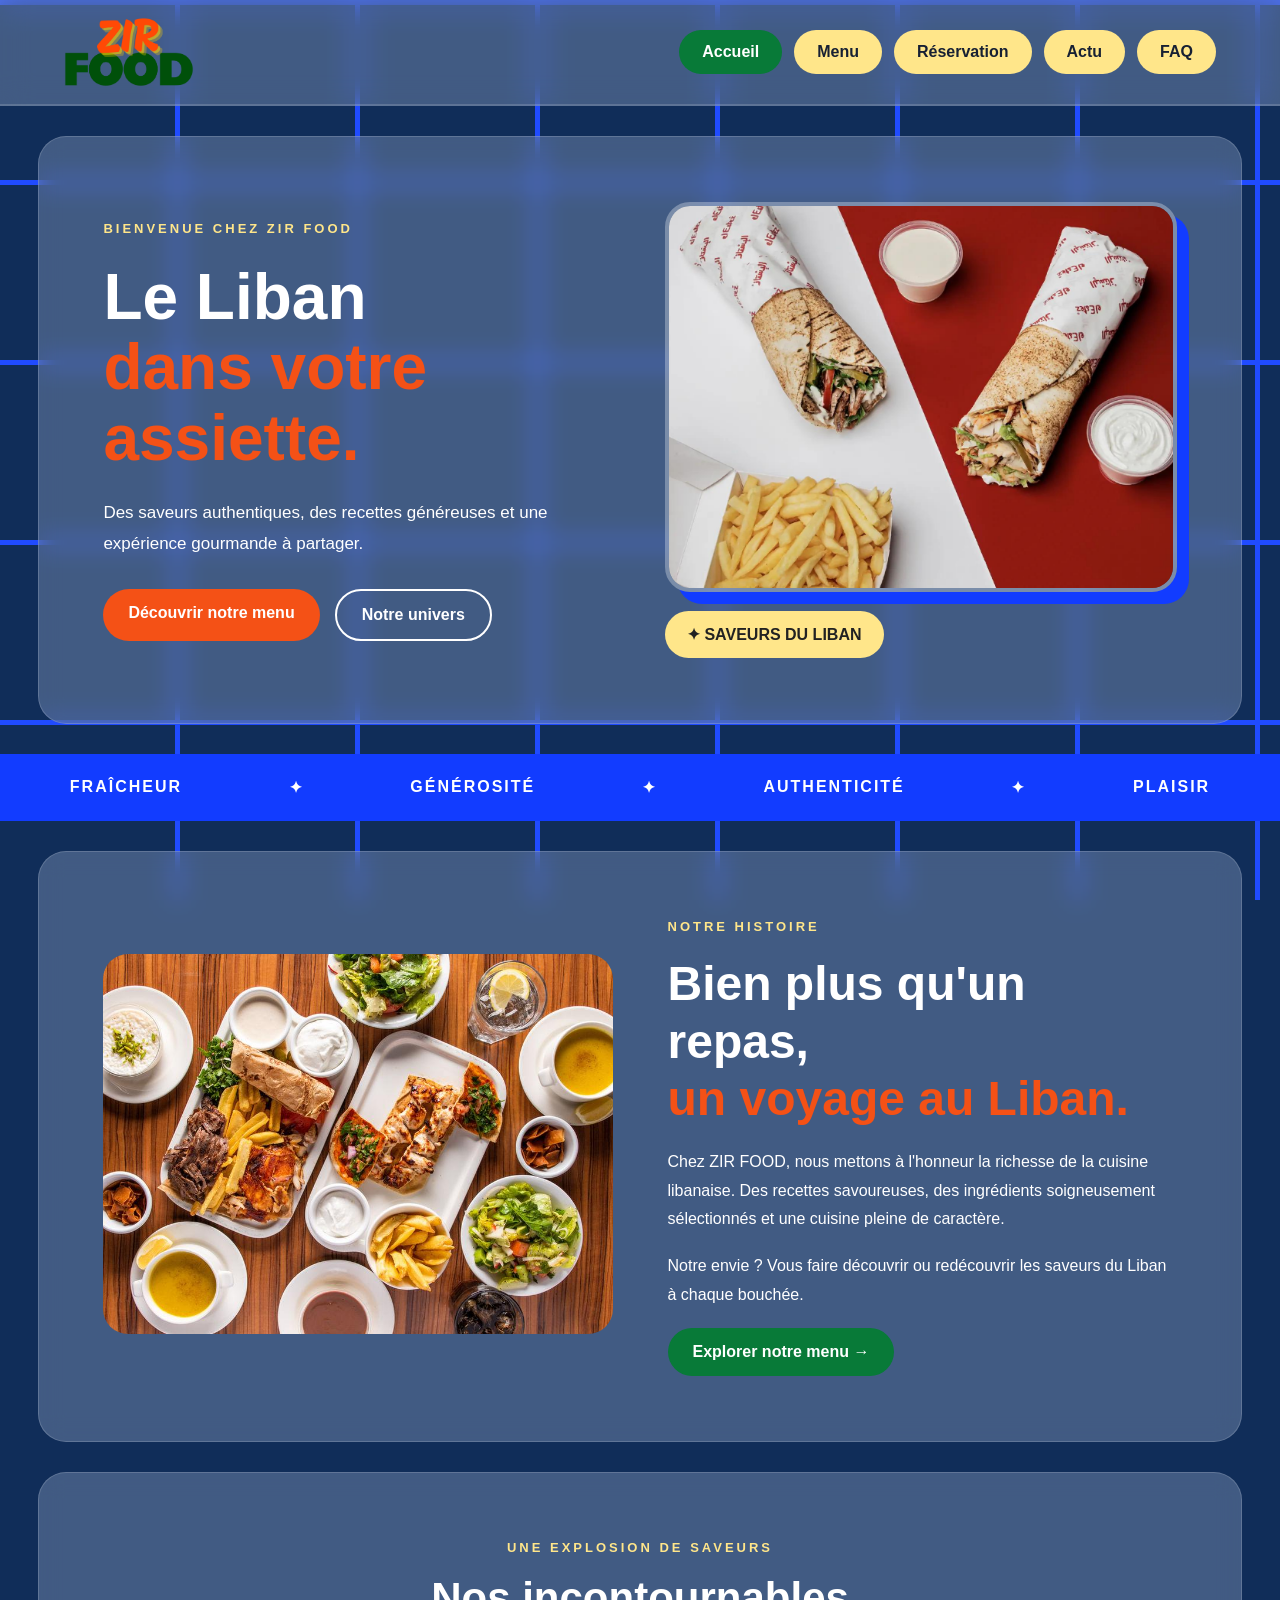
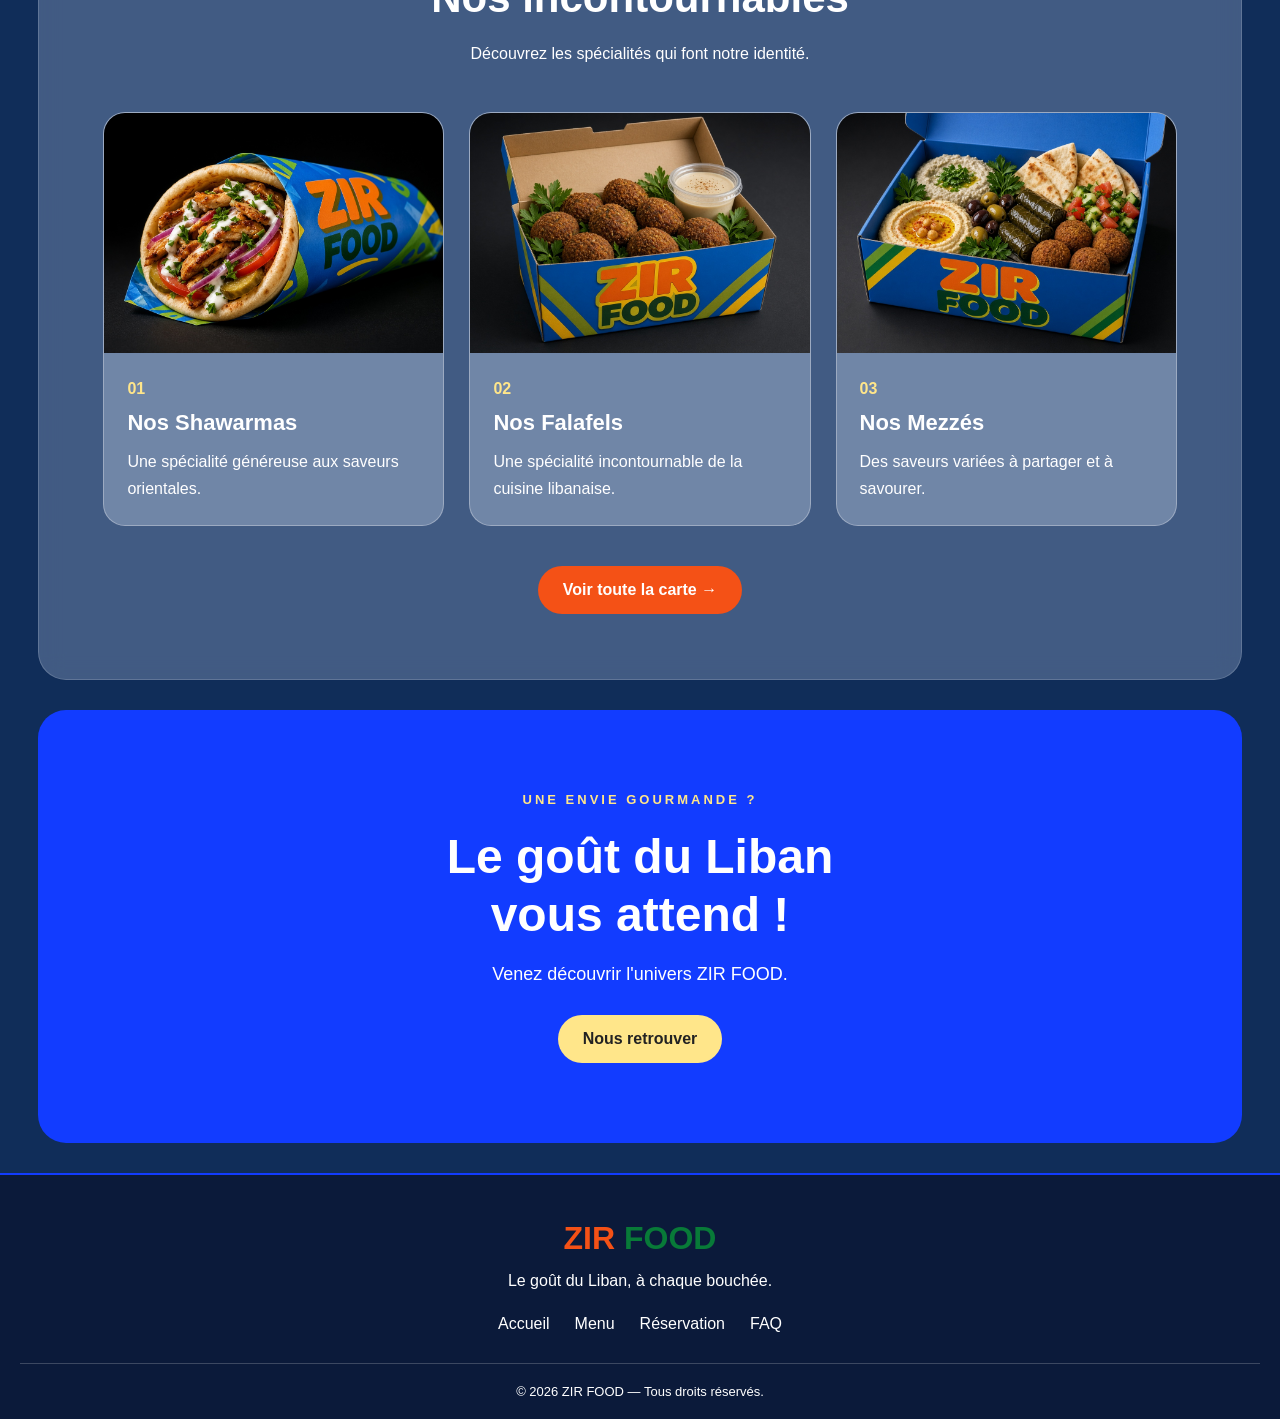
<file: index.html>
<!DOCTYPE html>
<html lang="fr">
<head>
    <meta charset="UTF-8">
    <meta name="viewport" content="width=device-width, initial-scale=1.0">
    <meta http-equiv="refresh" content="0; url=pages/index.html">
    <title>ZIR FOOD</title>
</head>
<body>
    <p>Redirection vers ZIR FOOD...</p>
    <a href="pages/index.html">Accéder au site</a>
</body>
</html>
</file>
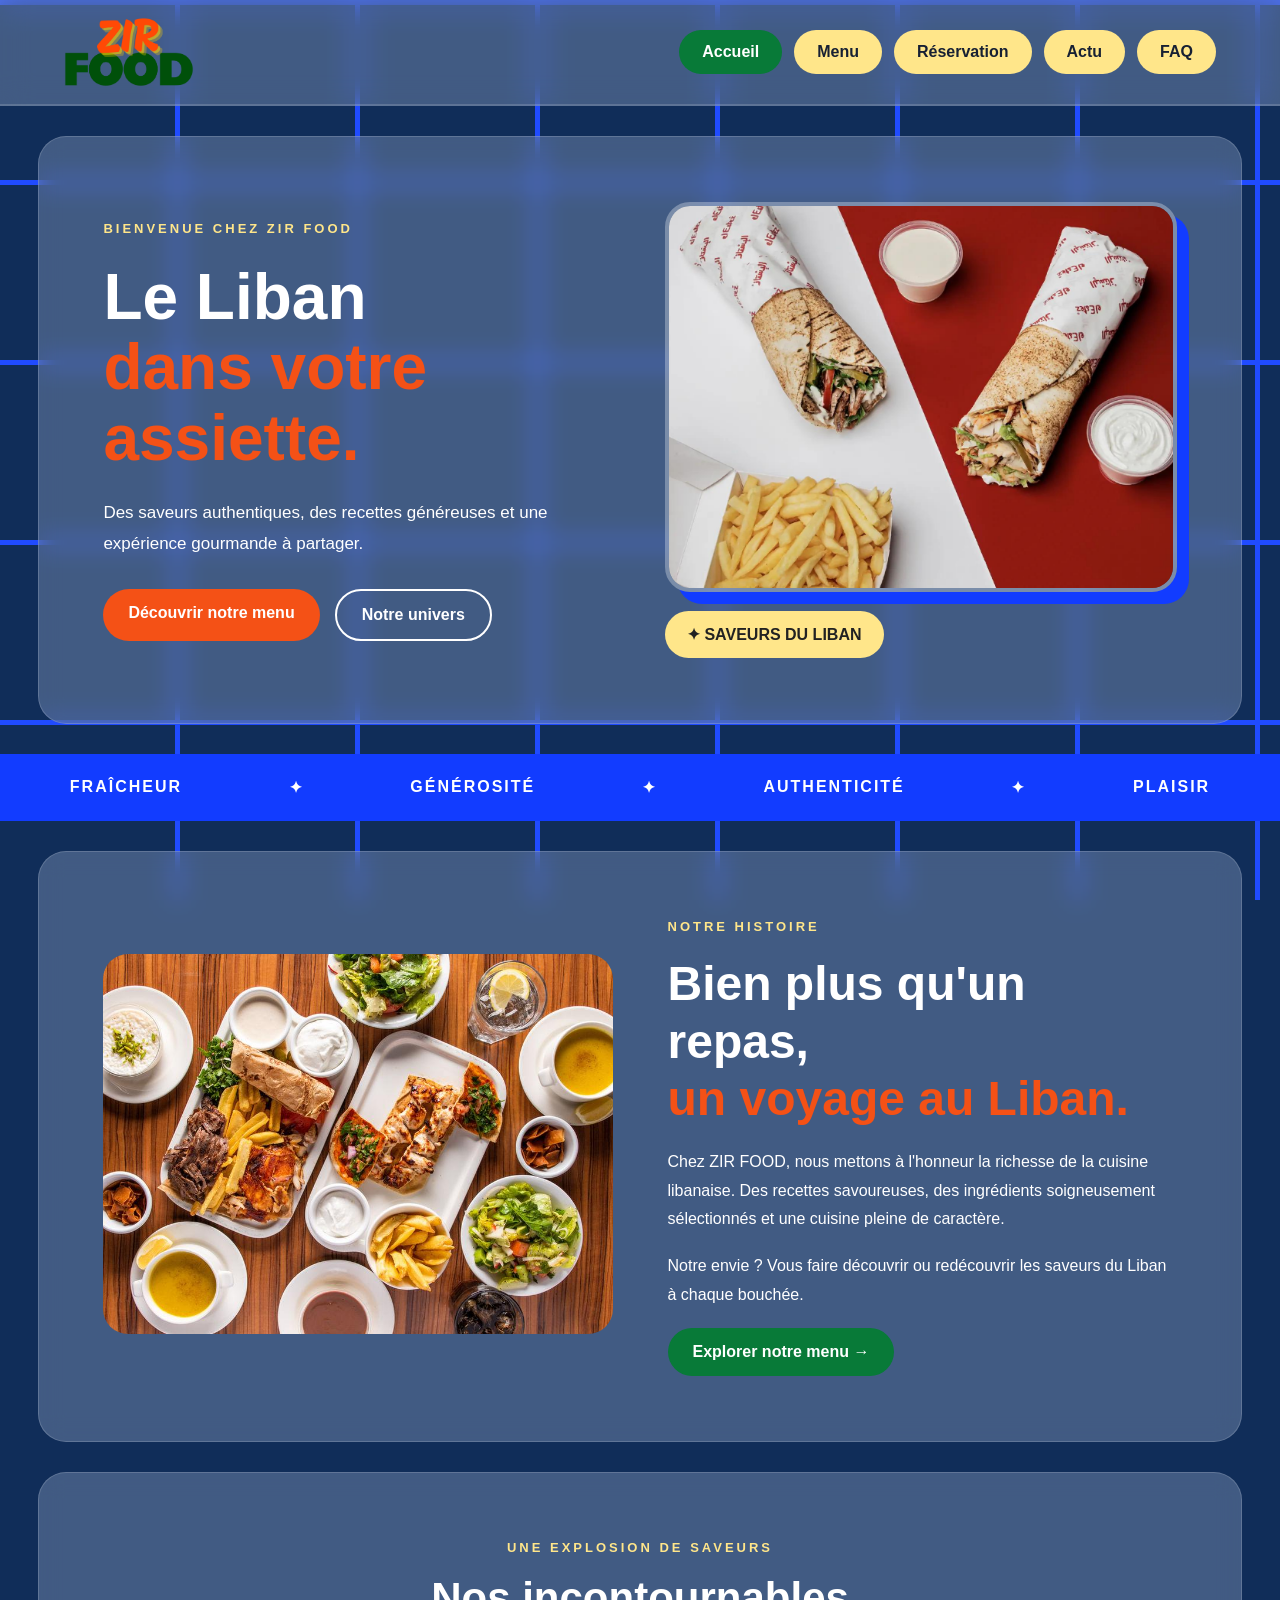
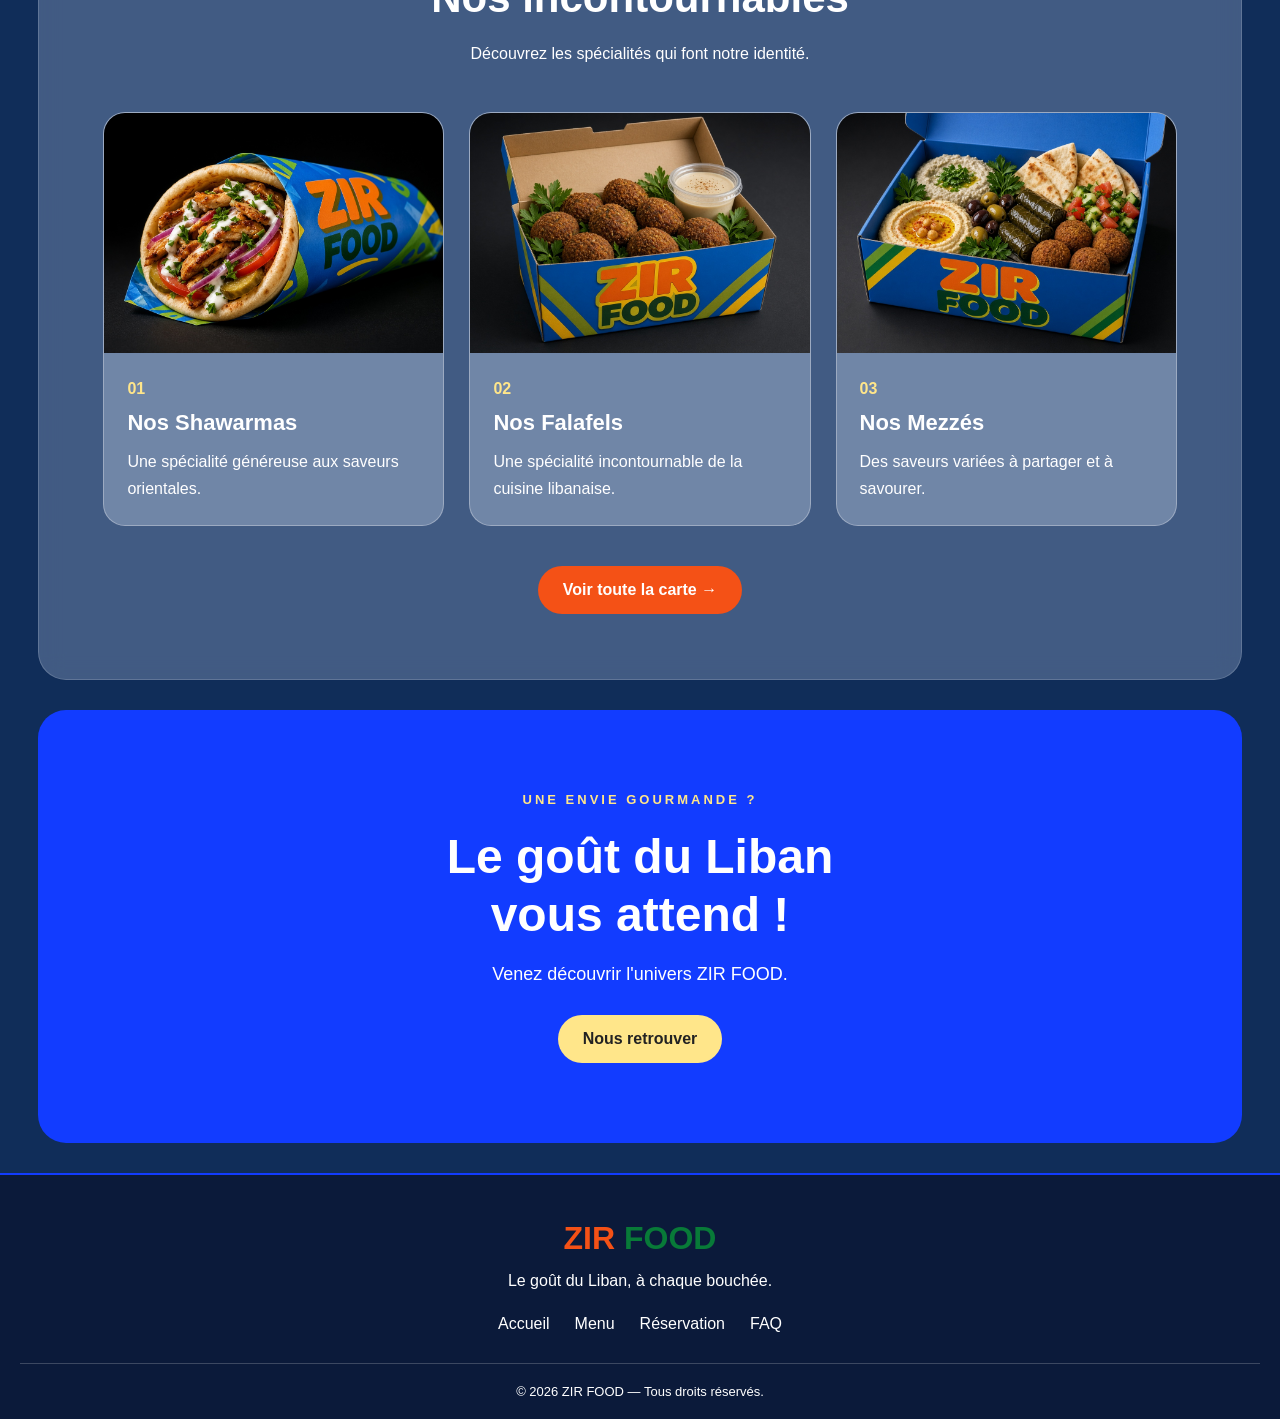
<file: pages/index.html>
<!DOCTYPE html>
<html lang="fr">
<head>
    <meta charset="UTF-8">
    <meta name="viewport" content="width=device-width, initial-scale=1.0">
    <title>ZIR FOOD | Le goût du Liban</title>
    <meta name="description" content="Découvrez ZIR FOOD, votre fast-food aux saveurs libanaises.">
    <link rel="stylesheet" href="../css/style.css">


</head>

<body>

    
    <header class="home-header">
            <a href="index.html" class="home-logo">
               <img src="../images/logo-zir-food.png" alt="Logo ZIR FOOD">
            </a>

        <nav class="home-nav">
            <a href="index.html" class="active">Accueil</a>
            <a href="menu.html">Menu</a>
            <a href="reservation.html">Réservation</a>
            <a href="actu.html">Actu</a>
            <a href="faq.html">FAQ</a>
        </nav>
    </header>

    <main>

        
        <section class="home-hero">

            <div class="hero-content">
                <span class="hero-label">BIENVENUE CHEZ ZIR FOOD</span>

                <h1>
                    Le Liban<br>
                    <span>dans votre assiette.</span>
                </h1>

                <p>
                    Des saveurs authentiques, des recettes généreuses
                    et une expérience gourmande à partager.
                </p>

                <div class="hero-buttons">
                    <a href="menu.html" class="btn-orange">
                        Découvrir notre menu
                    </a>

                    <a href="#about" class="btn-outline">
                        Notre univers
                    </a>
                </div>
            </div>

            <div class="hero-image">
                <img src="../images/shawarma.jpeg" alt="Spécialité libanaise, shawarma">
                <div class="image-tag">
                    <span>✦</span> SAVEURS DU LIBAN
                </div>
            </div>

        </section>


        
        <section class="home-banner">
            <span> FRAÎCHEUR </span>
            <span> ✦ </span>
            <span> GÉNÉROSITÉ </span>
            <span> ✦ </span>
            <span> AUTHENTICITÉ </span>
            <span> ✦ </span>
            <span> PLAISIR </span>
        </section>


        
        <section class="home-about" id="about">

            <div class="about-image">
                <img src="../images/emporté.jpeg" alt="Cuisine libanaise">
            </div>

            <div class="about-content">
                <span class="section-label">NOTRE HISTOIRE</span>

                <h2>Bien plus qu'un repas,<br>
                    <span>un voyage au Liban.</span>
                </h2>

                <p>
                    Chez ZIR FOOD, nous mettons à l'honneur
                    la richesse de la cuisine libanaise.
                    Des recettes savoureuses, des ingrédients
                    soigneusement sélectionnés et une cuisine
                    pleine de caractère.
                </p>

                <p>
                    Notre envie ? Vous faire découvrir ou
                    redécouvrir les saveurs du Liban à chaque bouchée.
                </p>

                <a href="menu.html" class="btn-green">
                    Explorer notre menu →
                </a>
            </div>

        </section>


        
        <section class="home-specialties" id="menu">

            <div class="section-heading">
                <span class="section-label">UNE EXPLOSION DE SAVEURS</span>
                <h2>Nos incontournables</h2>
                <p>Découvrez les spécialités qui font notre identité.</p>
            </div>

            <div class="specialty-grid">

                <article class="specialty-card">
                    <img src="../images/sandwich.jpeg" alt="Shawarma">
                    <div class="specialty-info">
                        <span>01</span>
                        <h3>Nos Shawarmas</h3>
                        <p>Une spécialité généreuse aux saveurs orientales.</p>
                    </div>
                </article>

                <article class="specialty-card">
                    <img src="../images/falafel.jpg" alt="Falafels">
                    <div class="specialty-info">
                        <span>02</span>
                        <h3>Nos Falafels</h3>
                        <p>Une spécialité incontournable de la cuisine libanaise.</p>
                    </div>
                </article>

                <article class="specialty-card">
                    <img src="../images/mezze.jpg" alt="Mezzés libanais">
                    <div class="specialty-info">
                        <span>03</span>
                        <h3>Nos Mezzés</h3>
                        <p>Des saveurs variées à partager et à savourer.</p>
                    </div>
                </article>

            </div>

            <div class="specialty-action">
                <a href="menu.html" class="btn-orange">
                    Voir toute la carte →
                </a>
            </div>

        </section>


        
        <section class="home-cta">
            <span class="section-label">UNE ENVIE GOURMANDE ?</span>
            <h2>Le goût du Liban<br>vous attend !</h2>
            <p>Venez découvrir l'univers ZIR FOOD.</p>
            <a href="pages/reservation/index.html" class="btn-light">
                Nous retrouver
            </a>
        </section>

    </main>


    <!-- FOOTER -->
    <footer class="home-footer">

        <a href="index.html" class="footer-logo">
            <span>ZIR</span> FOOD
        </a>

        <p>Le goût du Liban, à chaque bouchée.</p>

        <div class="footer-links">
            <a href="index.html">Accueil</a>
            <a href="menu.html">Menu</a>
            <a href="reservation.html">Réservation</a>
            <a href="faq.html">FAQ</a>
        </div>

        <div class="footer-bottom">
            © 2026 ZIR FOOD — Tous droits réservés.
        </div>

    </footer>

    <!-- ANIMATION DE TRANSITION -->
    <div class="zir-transition" aria-hidden="true">

        <div class="transition-burst"></div>

        <div class="transition-particles">
            <span></span><span></span><span></span><span></span>
            <span></span><span></span><span></span><span></span>
            <span></span><span></span><span></span><span></span>
        </div>

        <div class="transition-content">
            <img src="../images/logo-zir-food.png" alt="">
            <p>PRÉPAREZ-VOUS À VOUS RÉGALER</p>
            <h2>LET'S EAT !</h2>
        </div>

    </div>

    <!-- SCRIPTS JAVASCRIPT -->
    <script src="../js/calque.js"></script>
    <script src="../js/script.js"></script>
    <script src="../js/transition.js"></script>

</body>
</html>
</file>
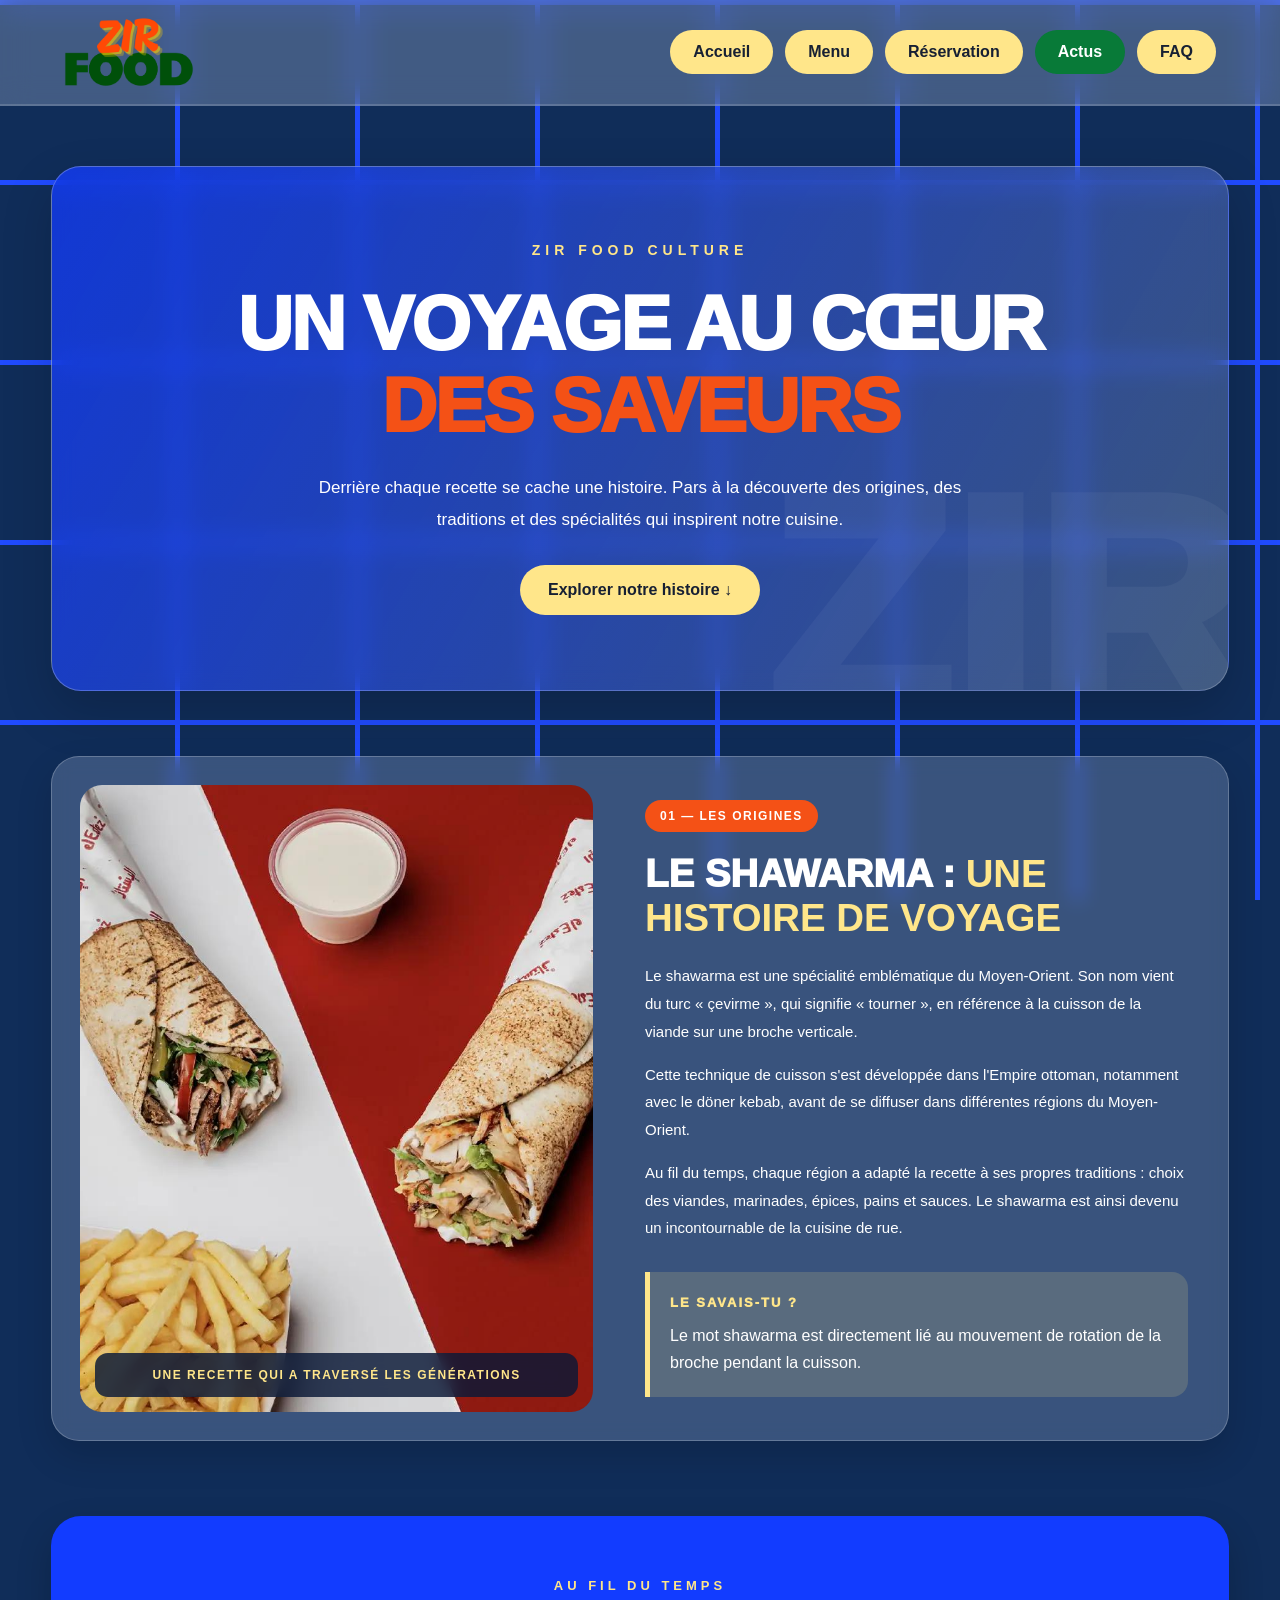
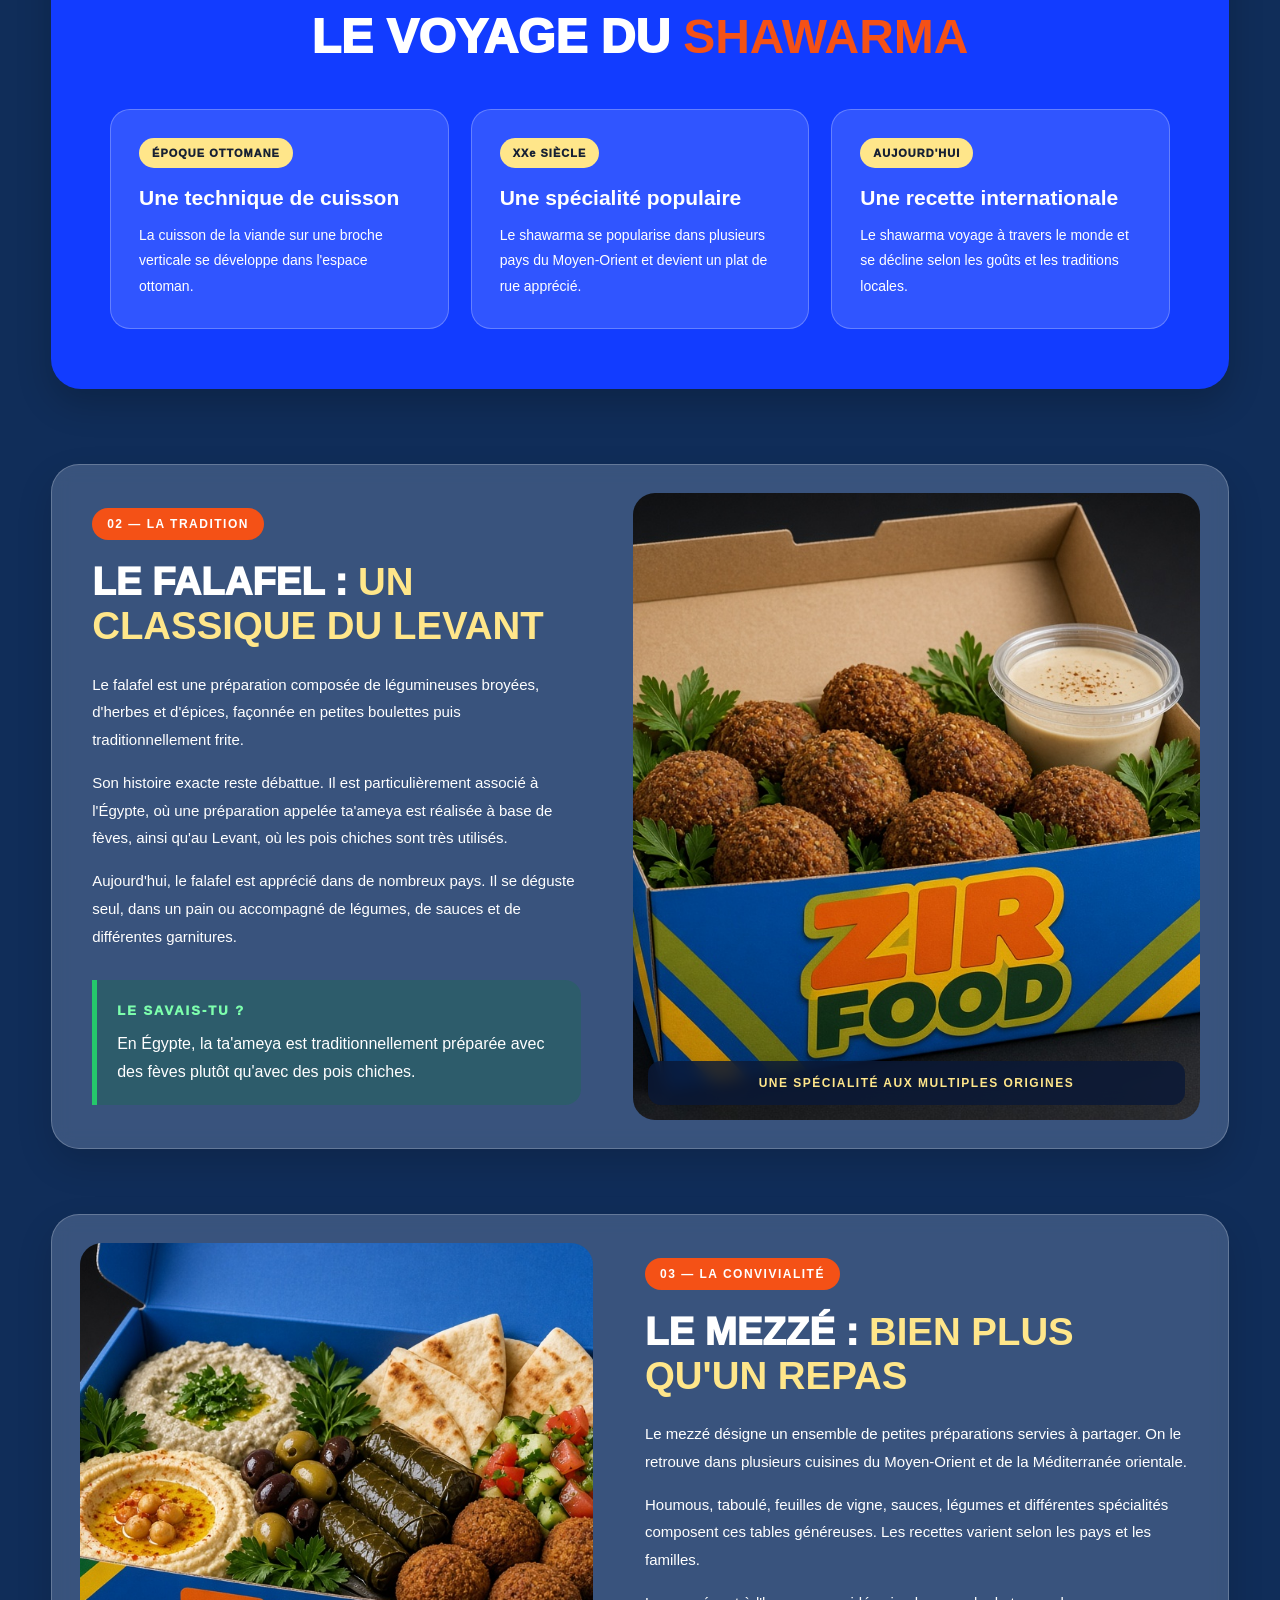
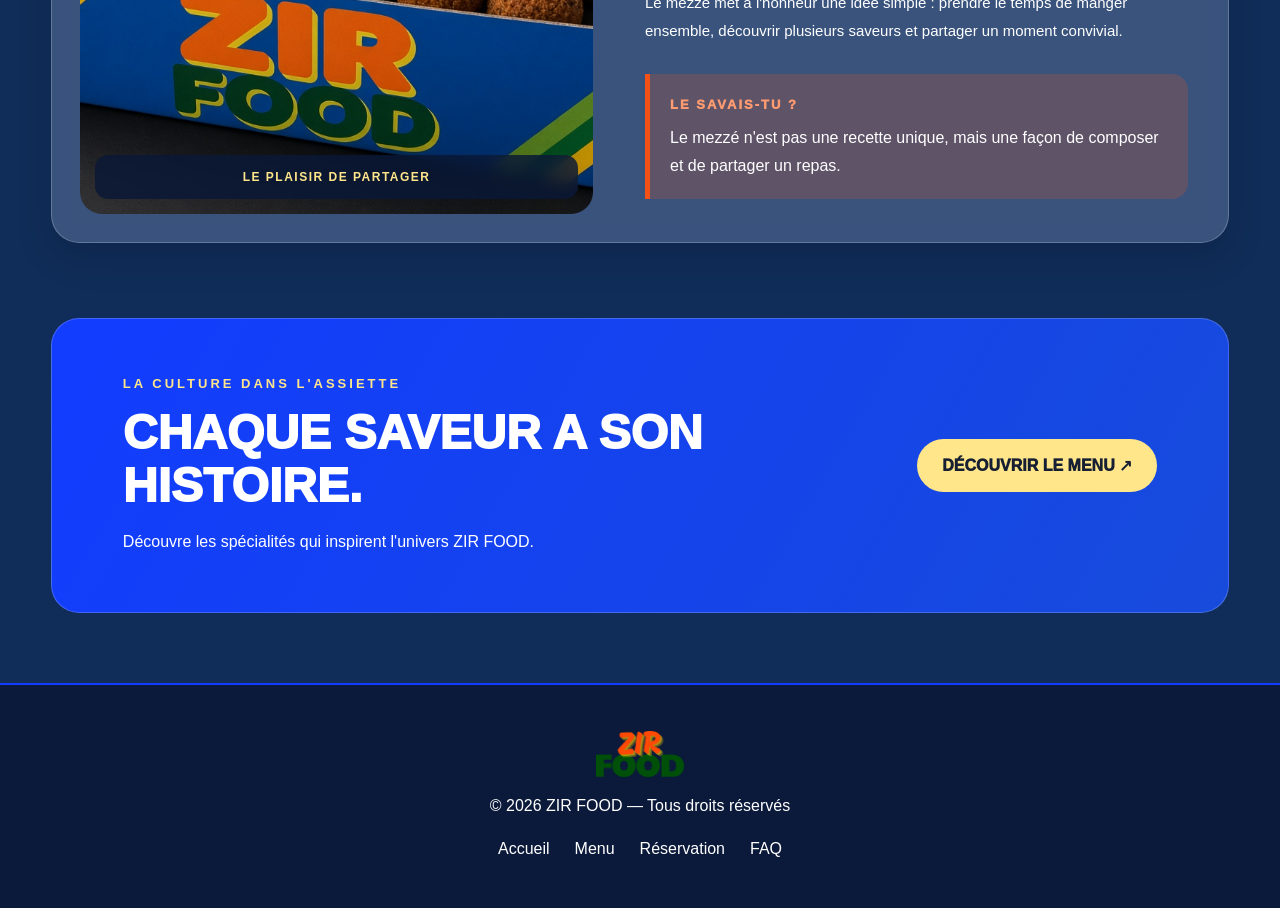
<file: pages/actu.html>
<!DOCTYPE html>
<html lang="fr">
<head>
    <meta charset="UTF-8">
    <meta name="viewport" content="width=device-width, initial-scale=1.0">
    <title>Histoire & Culture | ZIR FOOD</title>

    <link rel="stylesheet" href="../css/style.css">
    <link rel="stylesheet" href="../css/actu.css">
</head>

<body>

<header class="home-header">
    <a href="index.html" class="home-logo">
        <img src="../images/logo-zir-food.png" alt="Logo ZIR FOOD">
    </a>

    <nav class="home-nav">
        <a href="index.html">Accueil</a>
        <a href="menu.html">Menu</a>
        <a href="reservation.html">Réservation</a>
        <a href="actu.html" class="active">Actus</a>

        <div class="faq-dropdown">
            <a href="faq.html" class="faq-toggle">FAQ</a>
            <div class="faq-dropdown-content">
                <a href="faq.html">Questions fréquentes</a>
                <a href="faq/contact.html">Contact</a>
                <a href="faq/ou-nous-trouver.html">Où nous trouver ?</a>
                <a href="faq/rejoindre-equipe.html">Rejoindre l'équipe</a>
            </div>
        </div>
    </nav>
</header>

<main class="actu-page">

    
    <section class="actu-hero">
        <span class="actu-tag">ZIR FOOD CULTURE</span>

        <h1>UN VOYAGE AU CŒUR <span>DES SAVEURS</span></h1>

        <p>
            Derrière chaque recette se cache une histoire.
            Pars à la découverte des origines, des traditions
            et des spécialités qui inspirent notre cuisine.
        </p>

        <a href="#shawarma" class="actu-button">
            Explorer notre histoire ↓
        </a>
    </section>

    
    <section class="history-section" id="shawarma">

        <div class="history-image">
            <img src="../images/shawarma.jpeg" alt="Shawarma">
            <span class="image-caption">UNE RECETTE QUI A TRAVERSÉ LES GÉNÉRATIONS</span>
        </div>

        <div class="history-text">
            <span class="history-number">01 — LES ORIGINES</span>

            <h2>LE SHAWARMA : <strong>UNE HISTOIRE DE VOYAGE</strong></h2>

            <p>
                Le shawarma est une spécialité emblématique du Moyen-Orient.
                Son nom vient du turc « çevirme », qui signifie « tourner »,
                en référence à la cuisson de la viande sur une broche verticale.
            </p>

            <p>
                Cette technique de cuisson s'est développée dans l'Empire
                ottoman, notamment avec le döner kebab, avant de se diffuser
                dans différentes régions du Moyen-Orient.
            </p>

            <p>
                Au fil du temps, chaque région a adapté la recette à ses
                propres traditions : choix des viandes, marinades, épices,
                pains et sauces. Le shawarma est ainsi devenu un incontournable
                de la cuisine de rue.
            </p>

            <div class="history-highlight">
                <span>LE SAVAIS-TU ?</span>
                Le mot shawarma est directement lié au mouvement de rotation
                de la broche pendant la cuisson.
            </div>
        </div>

    </section>

    
    <section class="history-timeline">

        <div class="timeline-title">
            <span>AU FIL DU TEMPS</span>
            <h2>LE VOYAGE DU <strong>SHAWARMA</strong></h2>
        </div>

        <div class="timeline">

            <article class="timeline-item">
                <span class="timeline-date">ÉPOQUE OTTOMANE</span>
                <h3>Une technique de cuisson</h3>
                <p>
                    La cuisson de la viande sur une broche verticale
                    se développe dans l'espace ottoman.
                </p>
            </article>

            <article class="timeline-item">
                <span class="timeline-date">XXe SIÈCLE</span>
                <h3>Une spécialité populaire</h3>
                <p>
                    Le shawarma se popularise dans plusieurs pays
                    du Moyen-Orient et devient un plat de rue apprécié.
                </p>
            </article>

            <article class="timeline-item">
                <span class="timeline-date">AUJOURD'HUI</span>
                <h3>Une recette internationale</h3>
                <p>
                    Le shawarma voyage à travers le monde et se décline
                    selon les goûts et les traditions locales.
                </p>
            </article>

        </div>
    </section>

    
    <section class="history-section reverse">

        <div class="history-image">
            <img src="../images/falafel.jpg" alt="Falafels">
            <span class="image-caption">UNE SPÉCIALITÉ AUX MULTIPLES ORIGINES</span>
        </div>

        <div class="history-text">
            <span class="history-number">02 — LA TRADITION</span>

            <h2>LE FALAFEL : <strong>UN CLASSIQUE DU LEVANT</strong></h2>

            <p>
                Le falafel est une préparation composée de légumineuses
                broyées, d'herbes et d'épices, façonnée en petites boulettes
                puis traditionnellement frite.
            </p>

            <p>
                Son histoire exacte reste débattue. Il est particulièrement
                associé à l'Égypte, où une préparation appelée ta'ameya est
                réalisée à base de fèves, ainsi qu'au Levant, où les pois
                chiches sont très utilisés.
            </p>

            <p>
                Aujourd'hui, le falafel est apprécié dans de nombreux pays.
                Il se déguste seul, dans un pain ou accompagné de légumes,
                de sauces et de différentes garnitures.
            </p>

            <div class="history-highlight green-highlight">
                <span>LE SAVAIS-TU ?</span>
                En Égypte, la ta'ameya est traditionnellement préparée
                avec des fèves plutôt qu'avec des pois chiches.
            </div>
        </div>

    </section>

   
    <section class="history-section">

        <div class="history-image">
            <img src="../images/mezze.jpg" alt="Mezzés">
            <span class="image-caption">LE PLAISIR DE PARTAGER</span>
        </div>

        <div class="history-text">
            <span class="history-number">03 — LA CONVIVIALITÉ</span>

            <h2>LE MEZZÉ : <strong>BIEN PLUS QU'UN REPAS</strong></h2>

            <p>
                Le mezzé désigne un ensemble de petites préparations
                servies à partager. On le retrouve dans plusieurs cuisines
                du Moyen-Orient et de la Méditerranée orientale.
            </p>

            <p>
                Houmous, taboulé, feuilles de vigne, sauces, légumes et
                différentes spécialités composent ces tables généreuses.
                Les recettes varient selon les pays et les familles.
            </p>

            <p>
                Le mezzé met à l'honneur une idée simple : prendre le temps
                de manger ensemble, découvrir plusieurs saveurs et partager
                un moment convivial.
            </p>

            <div class="history-highlight orange-highlight">
                <span>LE SAVAIS-TU ?</span>
                Le mezzé n'est pas une recette unique, mais une façon
                de composer et de partager un repas.
            </div>
        </div>

    </section>

    
    <section class="actu-banner">
        <div>
            <span>LA CULTURE DANS L'ASSIETTE</span>
            <h2>CHAQUE SAVEUR A SON HISTOIRE.</h2>
            <p>
                Découvre les spécialités qui inspirent l'univers ZIR FOOD.
            </p>
        </div>

        <a href="menu.html">DÉCOUVRIR LE MENU ↗</a>
    </section>

</main>

<footer class="home-footer">
    <img src="../images/logo-zir-food.png" alt="Logo ZIR FOOD" class="footer-logo">

    <p>© 2026 ZIR FOOD — Tous droits réservés</p>

    <div class="footer-links">
        <a href="index.html">Accueil</a>
        <a href="menu.html">Menu</a>
        <a href="reservation.html">Réservation</a>
        <a href="faq.html">FAQ</a>
    </div>
</footer>

</body>
</html>
</file>
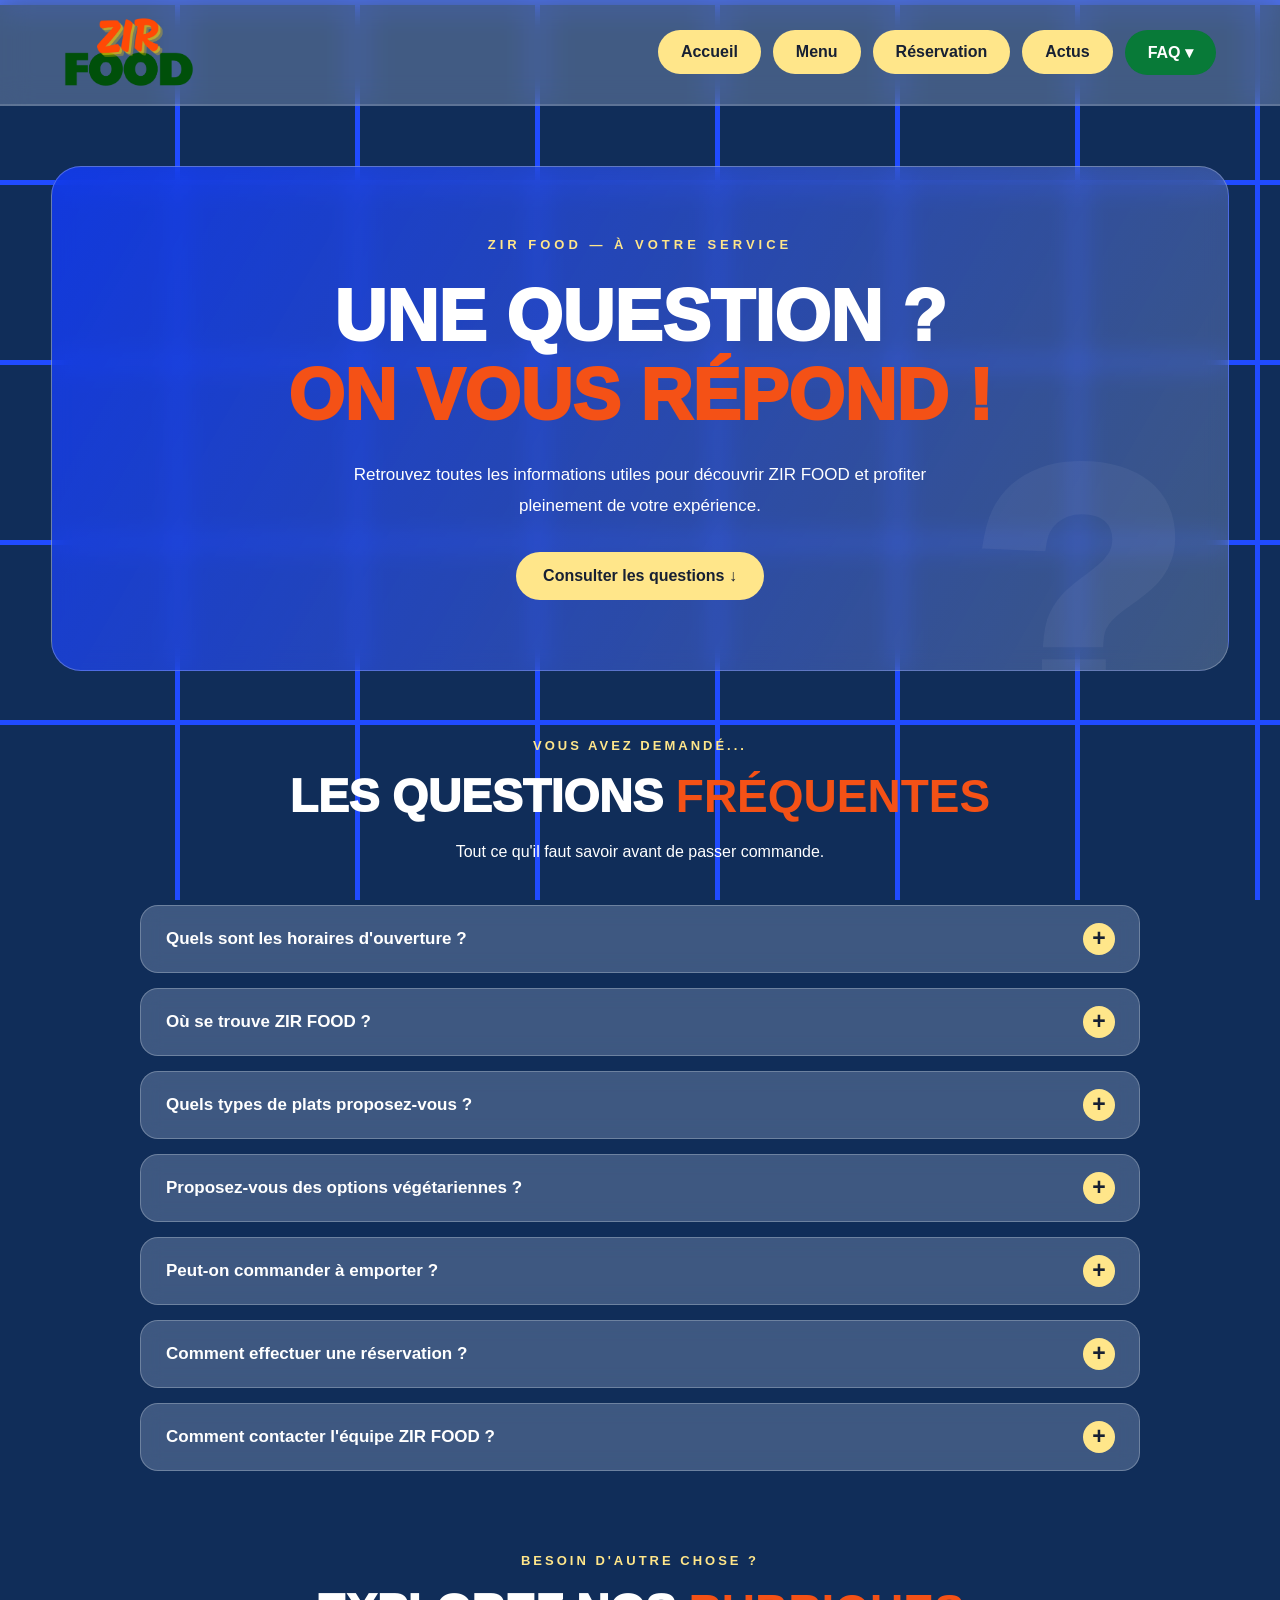
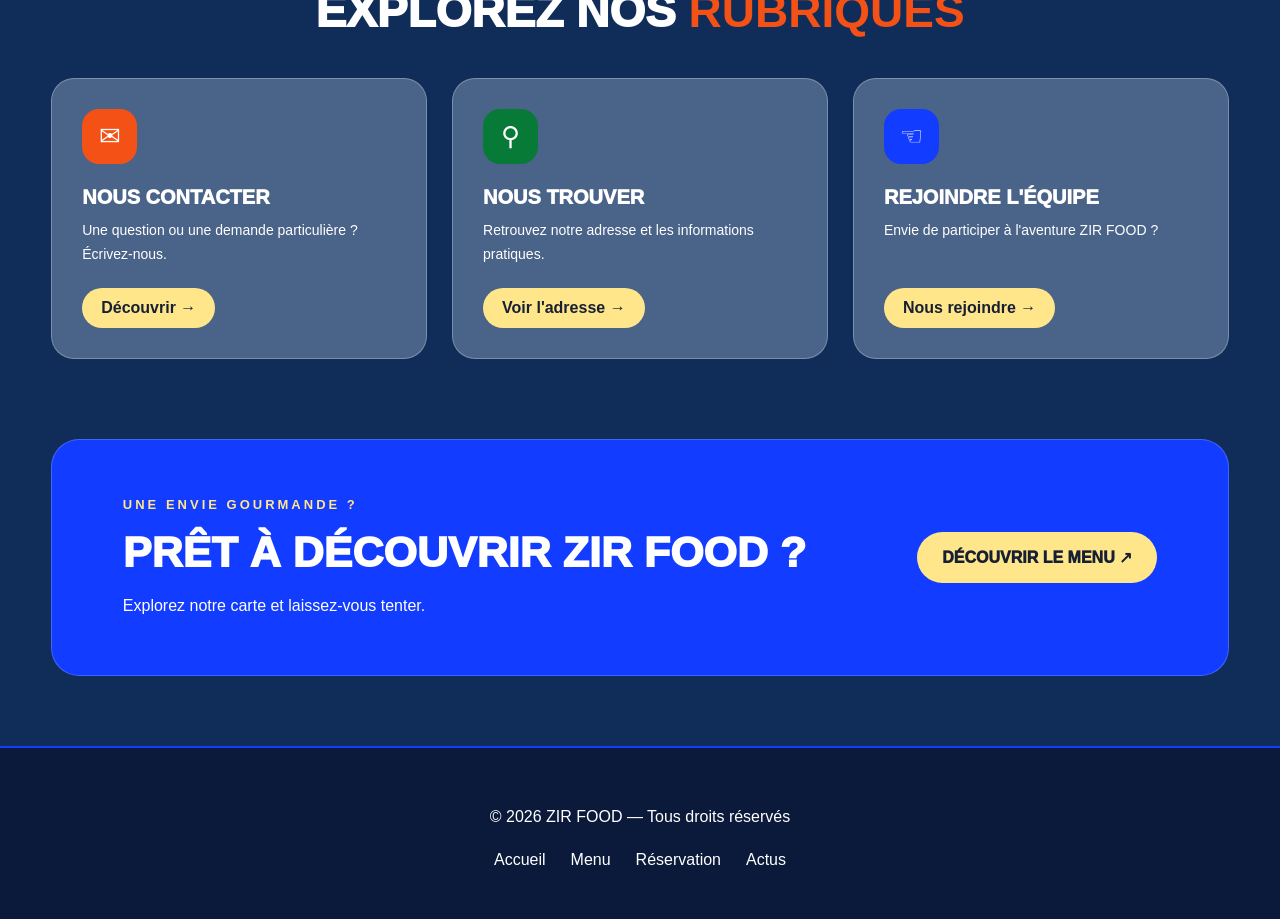
<file: pages/faq.html>
<!DOCTYPE html>
<html lang="fr">
<head>
    <meta charset="UTF-8">
    <meta name="viewport" content="width=device-width, initial-scale=1.0">
    <title>FAQ | ZIR FOOD</title>

    <link rel="stylesheet" href="../css/style.css">
    <link rel="stylesheet" href="../css/faq.css">
</head>

<body>

<header class="home-header">

    <a href="index.html" class="home-logo">
        <img src="../images/logo-zir-food.png" alt="Logo ZIR FOOD">
    </a>

    <nav class="home-nav">
        <a href="index.html">Accueil</a>
        <a href="menu.html">Menu</a>
        <a href="reservation.html">Réservation</a>
        <a href="actu.html">Actus</a>

        <div class="faq-dropdown">
            <a href="faq.html" class="faq-toggle active">FAQ ▾</a>

            <div class="faq-dropdown-content">
                <a href="faq.html">Questions fréquentes</a>
                <a href="faq/contact.html">Contact</a>
                <a href="faq/ou-nous-trouver.html">Où nous trouver ?</a>
                <a href="faq/rejoindre-equipe.html">Rejoindre l'équipe</a>
            </div>
        </div>
    </nav>

</header>

<main class="faq-page">

    <!-- HERO -->
    <section class="faq-hero">

        <span class="faq-tag">ZIR FOOD — À VOTRE SERVICE</span>

        <h1>UNE QUESTION ? <span>ON VOUS RÉPOND !</span></h1>

        <p>
            Retrouvez toutes les informations utiles pour découvrir
            ZIR FOOD et profiter pleinement de votre expérience.
        </p>

        <a href="#questions" class="faq-button">
            Consulter les questions ↓
        </a>

    </section>

    
    <section class="faq-section" id="questions">

        <div class="faq-heading">
            <span>VOUS AVEZ DEMANDÉ...</span>
            <h2>LES QUESTIONS <strong>FRÉQUENTES</strong></h2>
            <p>Tout ce qu'il faut savoir avant de passer commande.</p>
        </div>

        <div class="faq-list">

            <details class="faq-item">
                <summary>Quels sont les horaires d'ouverture ?</summary>
                <p>
                    Nos horaires sont indiqués sur notre page de contact.
                    N'hésitez pas à nous contacter pour connaître
                    les disponibilités du jour.
                </p>
            </details>

            <details class="faq-item">
                <summary>Où se trouve ZIR FOOD ?</summary>
                <p>
                    Retrouvez notre adresse et les informations
                    pour accéder au restaurant dans la rubrique
                    « Où nous trouver ? ».
                </p>
            </details>

            <details class="faq-item">
                <summary>Quels types de plats proposez-vous ?</summary>
                <p>
                    ZIR FOOD propose un univers street-food inspiré
                    des saveurs du Moyen-Orient : shawarmas, falafels,
                    mezzés et formules gourmandes.
                </p>
            </details>

            <details class="faq-item">
                <summary>Proposez-vous des options végétariennes ?</summary>
                <p>
                    Oui ! Retrouvez notamment nos falafels et
                    différentes spécialités à base de légumes
                    dans notre menu.
                </p>
            </details>

            <details class="faq-item">
                <summary>Peut-on commander à emporter ?</summary>
                <p>
                    Oui, consultez notre rubrique Réservation
                    pour découvrir les modalités de commande.
                </p>
            </details>

            <details class="faq-item">
                <summary>Comment effectuer une réservation ?</summary>
                <p>
                    Rendez-vous sur notre page Réservation
                    et remplissez le formulaire prévu à cet effet.
                </p>
            </details>

            <details class="faq-item">
                <summary>Comment contacter l'équipe ZIR FOOD ?</summary>
                <p>
                    Vous pouvez retrouver nos coordonnées
                    dans la rubrique Contact.
                </p>
            </details>

        </div>

    </section>

    
    <section class="faq-categories">

        <div class="faq-heading">
            <span>BESOIN D'AUTRE CHOSE ?</span>
            <h2>EXPLOREZ NOS <strong>RUBRIQUES</strong></h2>
        </div>

        <div class="faq-cards">

            <article class="faq-card">
                <span class="faq-card-icon">✉</span>
                <h3>NOUS CONTACTER</h3>
                <p>Une question ou une demande particulière ? Écrivez-nous.</p>
                <a href="faq/contact.html">Découvrir →</a>
            </article>

            <article class="faq-card">
                <span class="faq-card-icon">⚲</span>
                <h3>NOUS TROUVER</h3>
                <p>Retrouvez notre adresse et les informations pratiques.</p>
                <a href="faq/ou-nous-trouver.html">Voir l'adresse →</a>
            </article>

            <article class="faq-card">
                <span class="faq-card-icon">☜</span>
                <h3>REJOINDRE L'ÉQUIPE</h3>
                <p>Envie de participer à l'aventure ZIR FOOD ?</p>
                <a href="faq/rejoindre-equipe.html">Nous rejoindre →</a>
            </article>

        </div>

    </section>

    
    <section class="faq-banner">

        <div>
            <span>UNE ENVIE GOURMANDE ?</span>
            <h2>PRÊT À DÉCOUVRIR ZIR FOOD ?</h2>
            <p>Explorez notre carte et laissez-vous tenter.</p>
        </div>

        <a href="menu.html">DÉCOUVRIR LE MENU ↗</a>

    </section>

</main>

<footer class="home-footer">

    <p>© 2026 ZIR FOOD — Tous droits réservés</p>

    <div class="footer-links">
        <a href="index.html">Accueil</a>
        <a href="menu.html">Menu</a>
        <a href="reservation.html">Réservation</a>
        <a href="actu.html">Actus</a>
    </div>

</footer>

</body>
</html>
</file>
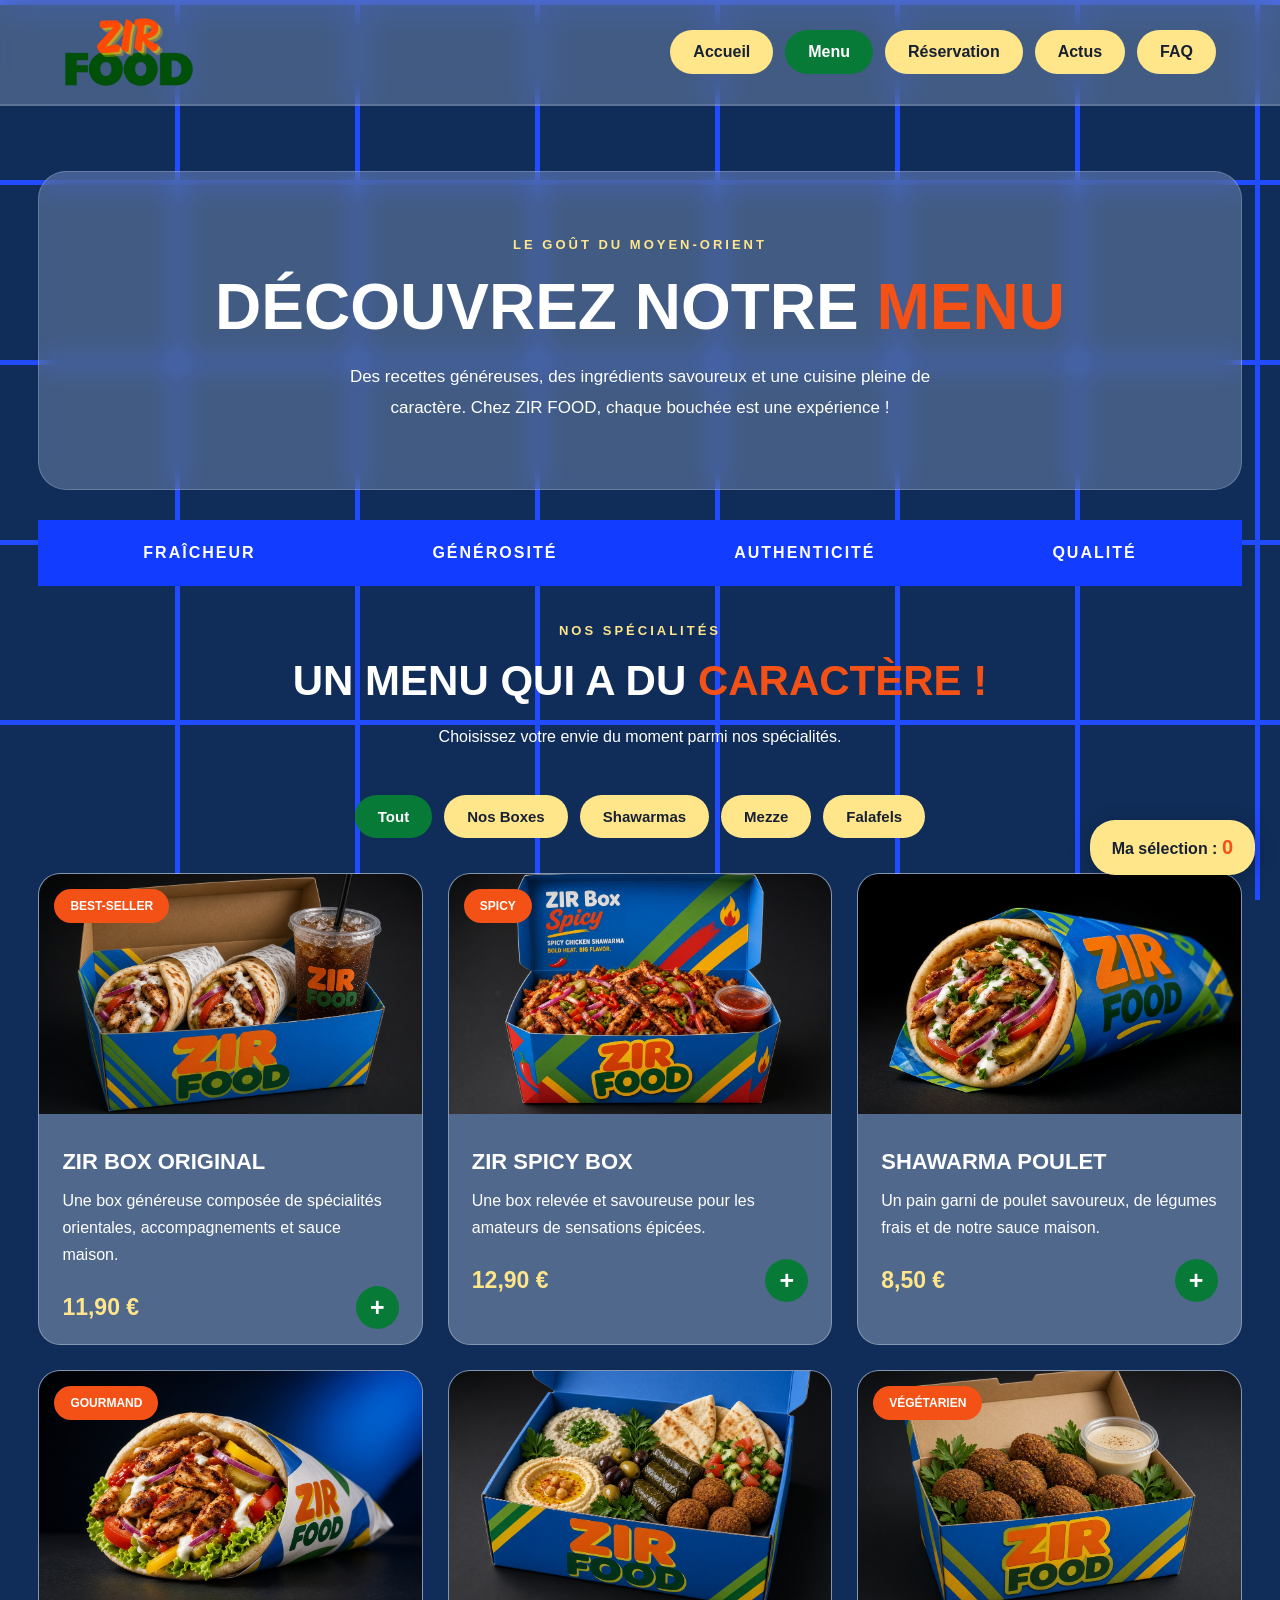
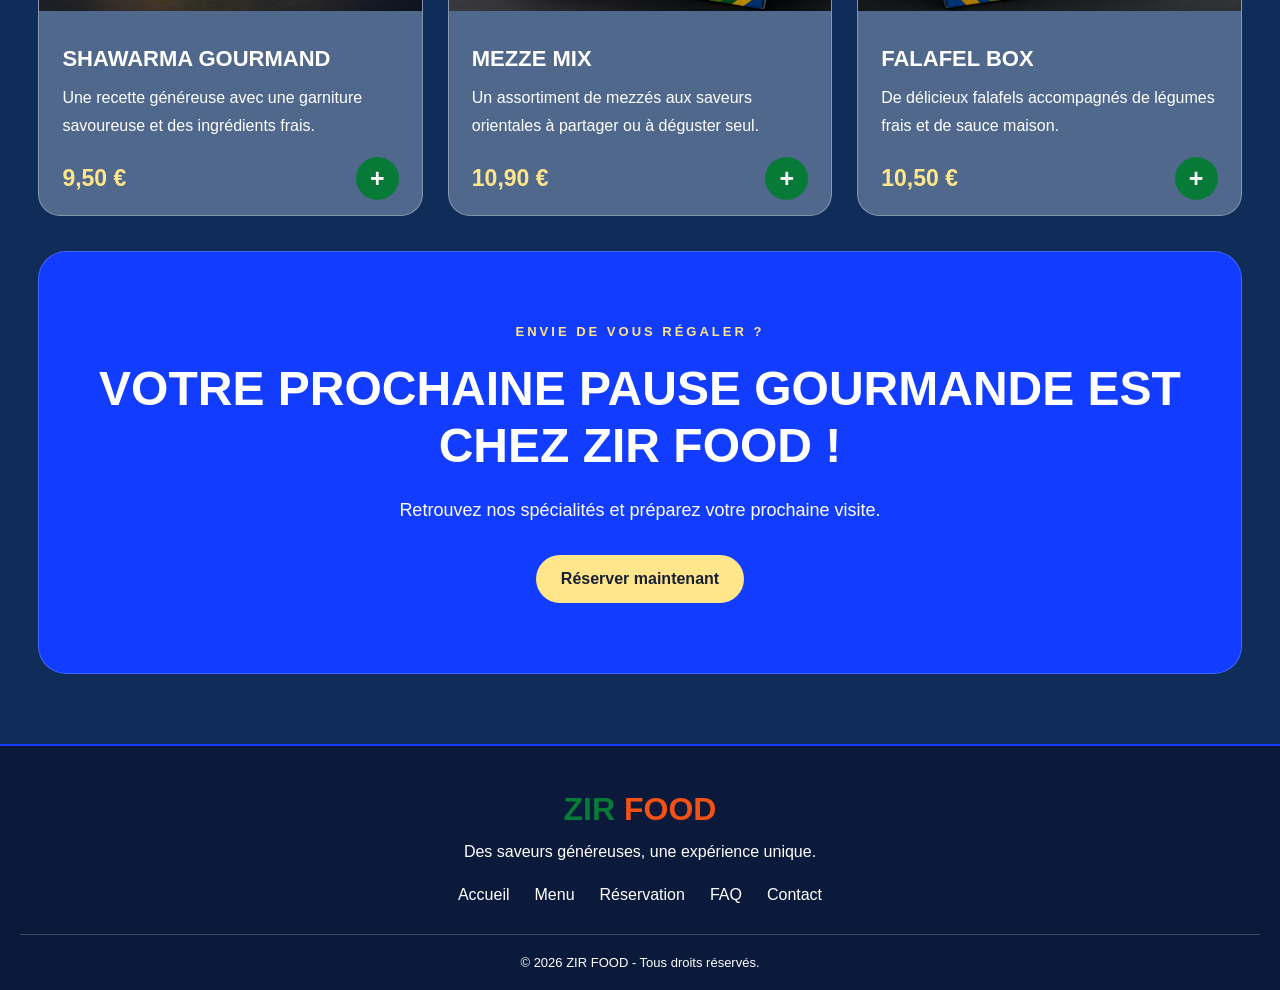
<file: pages/menu.html>
<!DOCTYPE html>
<html lang="fr">
<head>
    <meta charset="UTF-8">
    <meta name="viewport" content="width=device-width, initial-scale=1.0">
    <title>Menu | ZIR FOOD</title>

    <link rel="stylesheet" href="../css/style.css">
    <link rel="stylesheet" href="../css/menu.css">

    <script src="../js/menu.js" defer></script>
</head>

<body>

<!-- =================================
     HEADER IDENTIQUE À LA FAQ
================================= -->


<header class="home-header">

    <a href="index.html" class="home-logo">
        <img src="../images/logo-zir-food.png" alt="Logo ZIR FOOD">
    </a>

    <nav class="home-nav">

        <a href="index.html">Accueil</a>

        <a href="menu.html" class="active">Menu</a>

        <a href="reservation.html">Réservation</a>

        <a href="actu.html">Actus</a>

        <div class="faq-dropdown">
            <a href="faq.html" class="faq-toggle">
                FAQ
            </a>

            <div class="faq-dropdown-content">
                <a href="faq.html">Questions fréquentes</a>
                <a href="faq/contact.html">Contact</a>
                <a href="faq/ou-nous-trouver.html">Où nous trouver ?</a>
                <a href="faq/rejoindre-equipe.html">Rejoindre l'équipe</a>
            </div>
        </div>

    </nav>

</header>


 

    <main class="zir-menu">

        

        <section class="menu-hero">

            <span class="menu-tag">LE GOÛT DU MOYEN-ORIENT</span>

            <h1>
                DÉCOUVREZ NOTRE
                <span>MENU</span>
            </h1>

            <p>
                Des recettes généreuses, des ingrédients savoureux
                et une cuisine pleine de caractère.
                Chez ZIR FOOD, chaque bouchée est une expérience !
            </p>

        </section>


        

        <section class="menu-banner">

            <span>FRAÎCHEUR</span>
            <span>GÉNÉROSITÉ</span>
            <span>AUTHENTICITÉ</span>
            <span>QUALITÉ</span>

        </section>


        

        <section class="menu-section">

            <div class="section-heading">

                <span class="section-label">NOS SPÉCIALITÉS</span>

                <h2>
                    UN MENU QUI A DU
                    <span>CARACTÈRE !</span>
                </h2>

                <p>
                    Choisissez votre envie du moment parmi nos spécialités.
                </p>

            </div>


            

            <div class="menu-filters">

                <button class="filter-btn active" data-filter="all">
                    Tout
                </button>

                <button class="filter-btn" data-filter="box">
                    Nos Boxes
                </button>

                <button class="filter-btn" data-filter="shawarma">
                    Shawarmas
                </button>

                <button class="filter-btn" data-filter="mezze">
                    Mezze
                </button>

                <button class="filter-btn" data-filter="falafel">
                    Falafels
                </button>

            </div>


            

            <div class="menu-grid">


                

                <article class="food-card" data-category="box">

                    <span class="food-label">BEST-SELLER</span>

                    <img
                        src="../images/box.jpg"
                        alt="ZIR Box Original"
                    >

                    <div class="food-info">

                        <h3>ZIR BOX ORIGINAL</h3>

                        <p>
                            Une box généreuse composée de spécialités
                            orientales, accompagnements et sauce maison.
                        </p>

                        <span class="food-price">11,90 €</span>

                        <button class="add-food" type="button"
                            aria-label="Ajouter la ZIR Box Original">
                            +
                        </button>

                    </div>

                </article>


                

                <article class="food-card" data-category="box">

                    <span class="food-label">SPICY</span>

                    <img
                        src="../images/hot.jpg"
                        alt="ZIR Spicy Box"
                    >

                    <div class="food-info">

                        <h3>ZIR SPICY BOX</h3>

                        <p>
                            Une box relevée et savoureuse pour les amateurs
                            de sensations épicées.
                        </p>

                        <span class="food-price">12,90 €</span>

                        <button class="add-food" type="button"
                            aria-label="Ajouter la ZIR Spicy Box">
                            +
                        </button>

                    </div>

                </article>


                

                <article class="food-card" data-category="shawarma">

                    <img
                        src="../images/sandwich.jpeg"
                        alt="Shawarma poulet"
                    >

                    <div class="food-info">

                        <h3>SHAWARMA POULET</h3>

                        <p>
                            Un pain garni de poulet savoureux,
                            de légumes frais et de notre sauce maison.
                        </p>

                        <span class="food-price">8,50 €</span>

                        <button class="add-food" type="button"
                            aria-label="Ajouter le Shawarma Poulet">
                            +
                        </button>

                    </div>

                </article>


                

                <article class="food-card" data-category="shawarma">

                    <span class="food-label">GOURMAND</span>

                    <img
                        src="../images/spicy.jpg"
                        alt="Shawarma gourmand"
                    >

                    <div class="food-info">

                        <h3>SHAWARMA GOURMAND</h3>

                        <p>
                            Une recette généreuse avec une garniture
                            savoureuse et des ingrédients frais.
                        </p>

                        <span class="food-price">9,50 €</span>

                        <button class="add-food" type="button"
                            aria-label="Ajouter le Shawarma Gourmand">
                            +
                        </button>

                    </div>

                </article>


                

                <article class="food-card" data-category="mezze">

                    <img
                        src="../images/mezze.jpg"
                        alt="Mezze Mix"
                    >

                    <div class="food-info">

                        <h3>MEZZE MIX</h3>

                        <p>
                            Un assortiment de mezzés aux saveurs
                            orientales à partager ou à déguster seul.
                        </p>

                        <span class="food-price">10,90 €</span>

                        <button class="add-food" type="button"
                            aria-label="Ajouter le Mezze Mix">
                            +
                        </button>

                    </div>

                </article>


               

                <article class="food-card" data-category="falafel">

                    <span class="food-label">VÉGÉTARIEN</span>

                    <img
                        src="../images/falafel.jpg"
                        alt="Falafel Box"
                    >

                    <div class="food-info">

                        <h3>FALAFEL BOX</h3>

                        <p>
                            De délicieux falafels accompagnés
                            de légumes frais et de sauce maison.
                        </p>

                        <span class="food-price">10,50 €</span>

                        <button class="add-food" type="button"
                            aria-label="Ajouter la Falafel Box">
                            +
                        </button>

                    </div>

                </article>

            </div>

        </section>


        

        <section class="menu-cta">

            <span class="section-label">ENVIE DE VOUS RÉGALER ?</span>

            <h2>VOTRE PROCHAINE PAUSE GOURMANDE EST CHEZ ZIR FOOD !</h2>

            <p>
                Retrouvez nos spécialités et préparez votre prochaine visite.
            </p>

            <a href="reservation.html">
                Réserver maintenant
            </a>

        </section>

    </main>


    

    <div class="selection-counter" aria-live="polite">
        Ma sélection :
        <span id="counterNumber">0</span>
    </div>


    

    <!-- FOOTER -->
    <footer class="home-footer">

        <div class="footer-logo">
            ZIR <span>FOOD</span>
        </div>

        <p>
            Des saveurs généreuses, une expérience unique.
        </p>

        <div class="footer-links">
            <a href="index.html">Accueil</a>
            <a href="menu.html">Menu</a>
            <a href="reservation.html">Réservation</a>
            <a href="faq.html">FAQ</a>
            <a href="faq/contact.html">Contact</a>
        </div>

        <div class="footer-bottom">
            © 2026 ZIR FOOD - Tous droits réservés.
        </div>

    </footer>

    <!-- ANIMATION DE TRANSITION -->
    <div class="zir-transition" aria-hidden="true">

        <div class="transition-burst"></div>

        <div class="transition-particles">
            <span></span><span></span><span></span><span></span>
            <span></span><span></span><span></span><span></span>
            <span></span><span></span><span></span><span></span>
        </div>

        <div class="transition-content">
            <img src="../images/logo-zir-food.png" alt="">
            <p>PRÉPAREZ-VOUS À VOUS RÉGALER</p>
            <h2>LET'S EAT !</h2>
        </div>

    </div>

    <!-- SCRIPTS JAVASCRIPT -->
    <script src="../js/transition.js"></script>

</body>
</html>
</file>
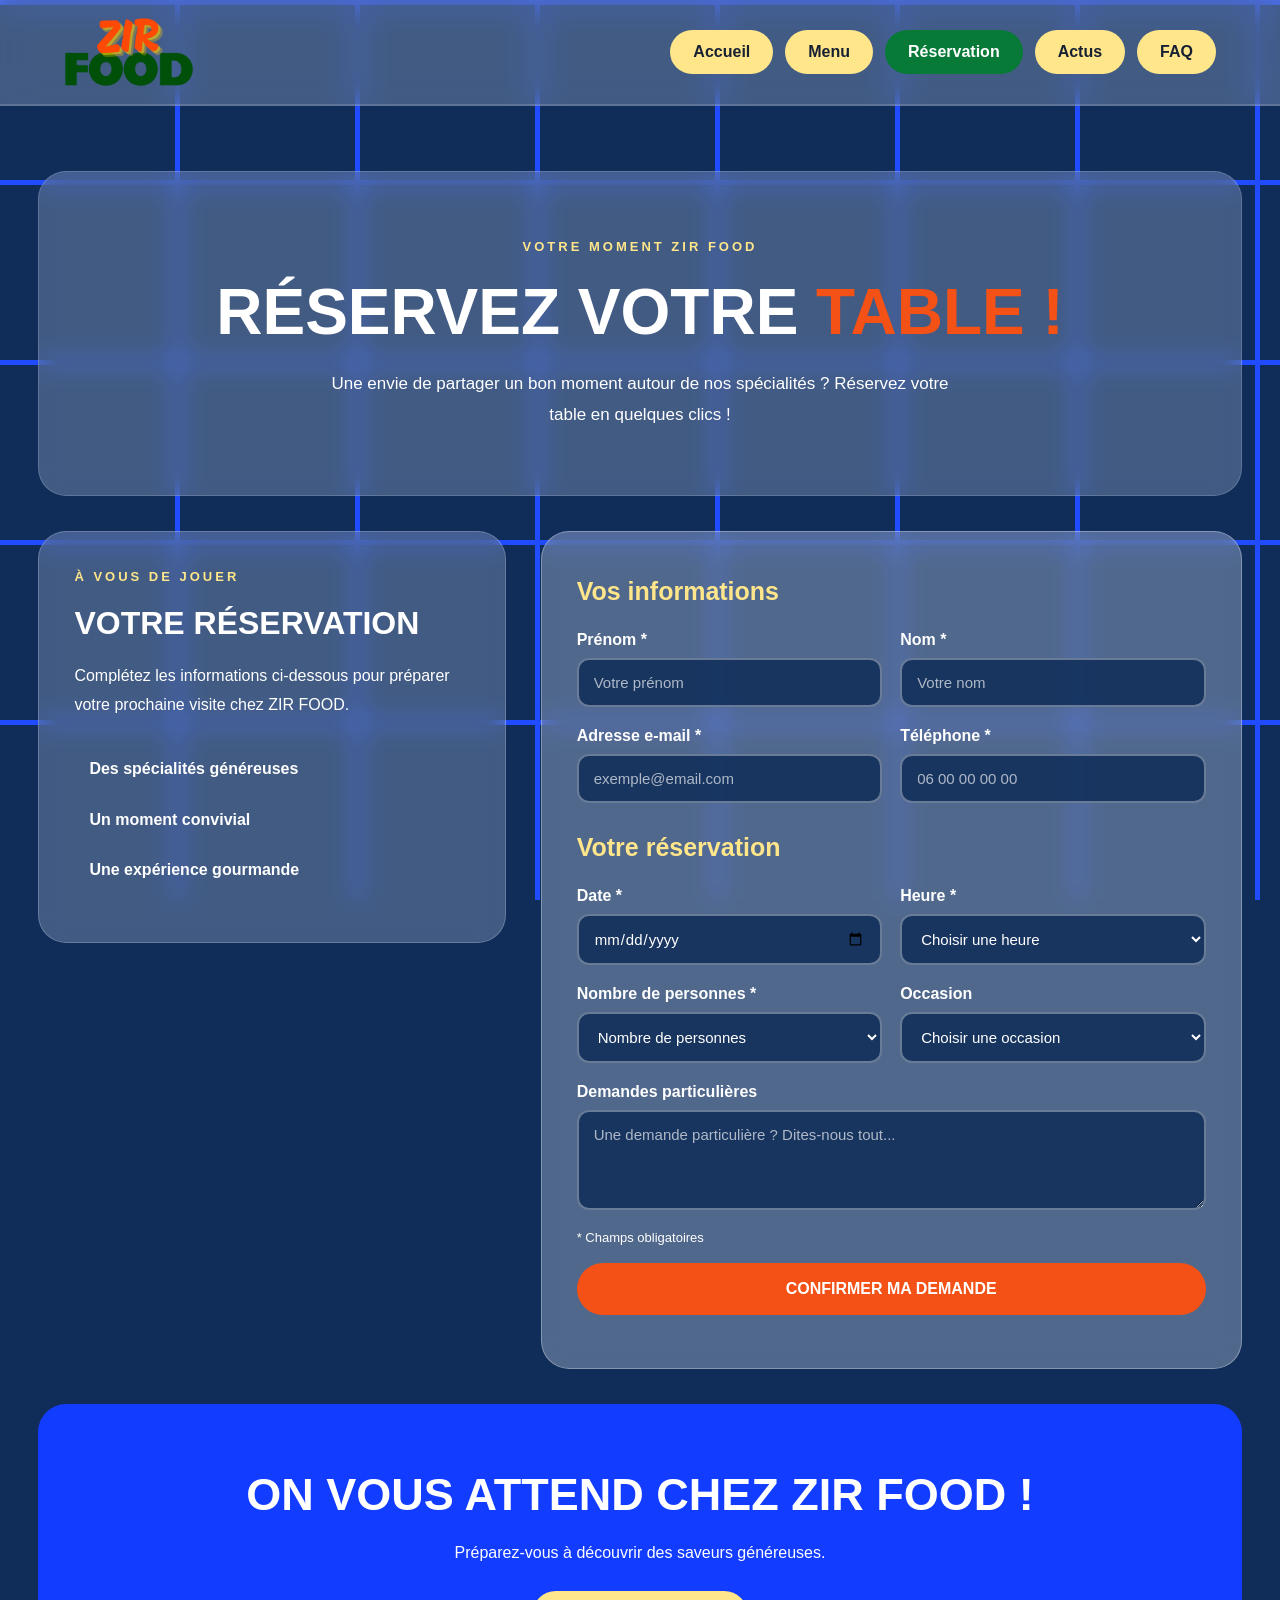
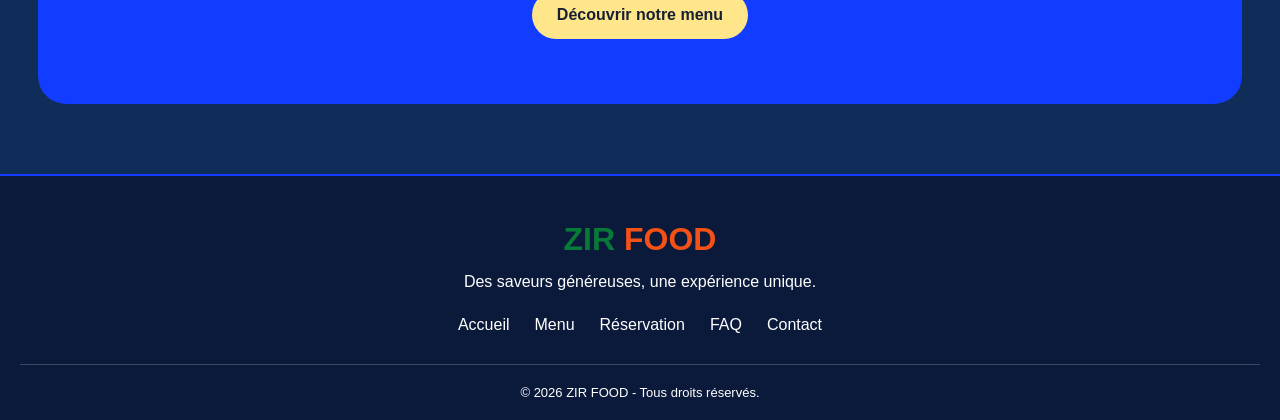
<file: pages/reservation.html>
<!DOCTYPE html>
<html lang="fr">

<head>
    <meta charset="UTF-8">
    <meta name="viewport" content="width=device-width, initial-scale=1.0">

    <title>Réservation | ZIR FOOD</title>

    <link rel="stylesheet" href="../css/style.css">
    <link rel="stylesheet" href="../css/reservation.css">

    <script src="../js/reservation.js" defer></script>
</head>

<body>


    <header class="home-header">

        <a href="index.html" class="home-logo">
            <img src="../images/logo-zir-food.png" alt="Logo ZIR FOOD">
        </a>

        <nav class="home-nav">

            <a href="index.html">Accueil</a>

            <a href="menu.html">Menu</a>

            <a href="reservation.html" class="active">Réservation</a>

            <a href="actu.html">Actus</a>

            <div class="faq-dropdown">

                <a href="faq.html" class="faq-toggle">FAQ</a>

                <div class="faq-dropdown-content">
                    <a href="faq.html">Questions fréquentes</a>
                    <a href="faq/contact.html">Contact</a>
                    <a href="faq/ou-nous-trouver.html">Où nous trouver ?</a>
                    <a href="faq/rejoindre-equipe.html">Rejoindre l'équipe</a>
                </div>

            </div>

        </nav>

    </header>



    <main class="reservation-page">

        

        <section class="reservation-hero">

            <span class="section-label">VOTRE MOMENT ZIR FOOD</span>

            <h1>
                RÉSERVEZ VOTRE
                <span>TABLE !</span>
            </h1>

            <p>
                Une envie de partager un bon moment autour de nos
                spécialités ? Réservez votre table en quelques clics !
            </p>

        </section>


        

        <section class="reservation-container">

            <div class="reservation-intro">

                <span class="section-label">À VOUS DE JOUER</span>

                <h2>VOTRE RÉSERVATION</h2>

                <p>
                    Complétez les informations ci-dessous pour préparer
                    votre prochaine visite chez ZIR FOOD.
                </p>

                <div class="reservation-benefits">

                    <div class="benefit">
                        <span></span>
                        <p>Des spécialités généreuses</p>
                    </div>

                    <div class="benefit">
                        <span></span>
                        <p>Un moment convivial</p>
                    </div>

                    <div class="benefit">
                        <span></span>
                        <p>Une expérience gourmande</p>
                    </div>

                </div>

            </div>


            <form class="reservation-form" id="reservationForm">

                <h2>Vos informations</h2>

                <div class="form-row">

                    <div class="form-group">

                        <label for="firstName">Prénom *</label>

                        <input
                            type="text"
                            id="firstName"
                            name="firstName"
                            placeholder="Votre prénom"
                            required
                        >

                    </div>

                    <div class="form-group">

                        <label for="lastName">Nom *</label>

                        <input
                            type="text"
                            id="lastName"
                            name="lastName"
                            placeholder="Votre nom"
                            required
                        >

                    </div>

                </div>


                <div class="form-row">

                    <div class="form-group">

                        <label for="email">Adresse e-mail *</label>

                        <input
                            type="email"
                            id="email"
                            name="email"
                            placeholder="exemple@email.com"
                            required
                        >

                    </div>

                    <div class="form-group">

                        <label for="phone">Téléphone *</label>

                        <input
                            type="tel"
                            id="phone"
                            name="phone"
                            placeholder="06 00 00 00 00"
                            required
                        >

                    </div>

                </div>


                <h2>Votre réservation</h2>

                <div class="form-row">

                    <div class="form-group">

                        <label for="date">Date *</label>

                        <input
                            type="date"
                            id="date"
                            name="date"
                            required
                        >

                    </div>

                    <div class="form-group">

                        <label for="time">Heure *</label>

                        <select id="time" name="time" required>

                            <option value="">Choisir une heure</option>
                            <option value="11:30">11h30</option>
                            <option value="12:00">12h00</option>
                            <option value="12:30">12h30</option>
                            <option value="13:00">13h00</option>
                            <option value="13:30">13h30</option>
                            <option value="18:30">18h30</option>
                            <option value="19:00">19h00</option>
                            <option value="19:30">19h30</option>
                            <option value="20:00">20h00</option>
                            <option value="20:30">20h30</option>

                        </select>

                    </div>

                </div>


                <div class="form-row">

                    <div class="form-group">

                        <label for="guests">Nombre de personnes *</label>

                        <select id="guests" name="guests" required>

                            <option value="">Nombre de personnes</option>
                            <option value="1">1 personne</option>
                            <option value="2">2 personnes</option>
                            <option value="3">3 personnes</option>
                            <option value="4">4 personnes</option>
                            <option value="5">5 personnes</option>
                            <option value="6">6 personnes</option>
                            <option value="7">7 personnes</option>
                            <option value="8">8 personnes</option>

                        </select>

                    </div>

                    <div class="form-group">

                        <label for="occasion">Occasion</label>

                        <select id="occasion" name="occasion">

                            <option value="">Choisir une occasion</option>
                            <option value="Famille">Repas en famille</option>
                            <option value="Amis">Repas entre amis</option>
                            <option value="Anniversaire">Anniversaire</option>
                            <option value="Autre">Autre</option>

                        </select>

                    </div>

                </div>


                <div class="form-group">

                    <label for="message">Demandes particulières</label>

                    <textarea
                        id="message"
                        name="message"
                        rows="4"
                        placeholder="Une demande particulière ? Dites-nous tout..."
                    ></textarea>

                </div>


                <p class="form-required">* Champs obligatoires</p>

                <button type="submit" class="reservation-submit">
                    CONFIRMER MA DEMANDE
                </button>

                <p
                    id="reservationMessage"
                    class="reservation-message"
                    role="status"
                    aria-live="polite"
                ></p>

            </form>

        </section>


        

        <section class="reservation-cta">

            <h2>ON VOUS ATTEND CHEZ ZIR FOOD !</h2>

            <p>
                Préparez-vous à découvrir des saveurs généreuses.
            </p>

            <a href="menu.html">Découvrir notre menu</a>

        </section>

    </main>


    

    <footer class="home-footer">

        <div class="footer-logo">
            ZIR <span>FOOD</span>
        </div>

        <p>Des saveurs généreuses, une expérience unique.</p>

        <div class="footer-links">

            <a href="index.html">Accueil</a>
            <a href="menu.html">Menu</a>
            <a href="reservation.html">Réservation</a>
            <a href="faq.html">FAQ</a>
            <a href="faq/contact.html">Contact</a>

        </div>

        <div class="footer-bottom">
            © 2026 ZIR FOOD - Tous droits réservés.
        </div>

    </footer>

</body>
</html>

    </nav>

</header>
</file>
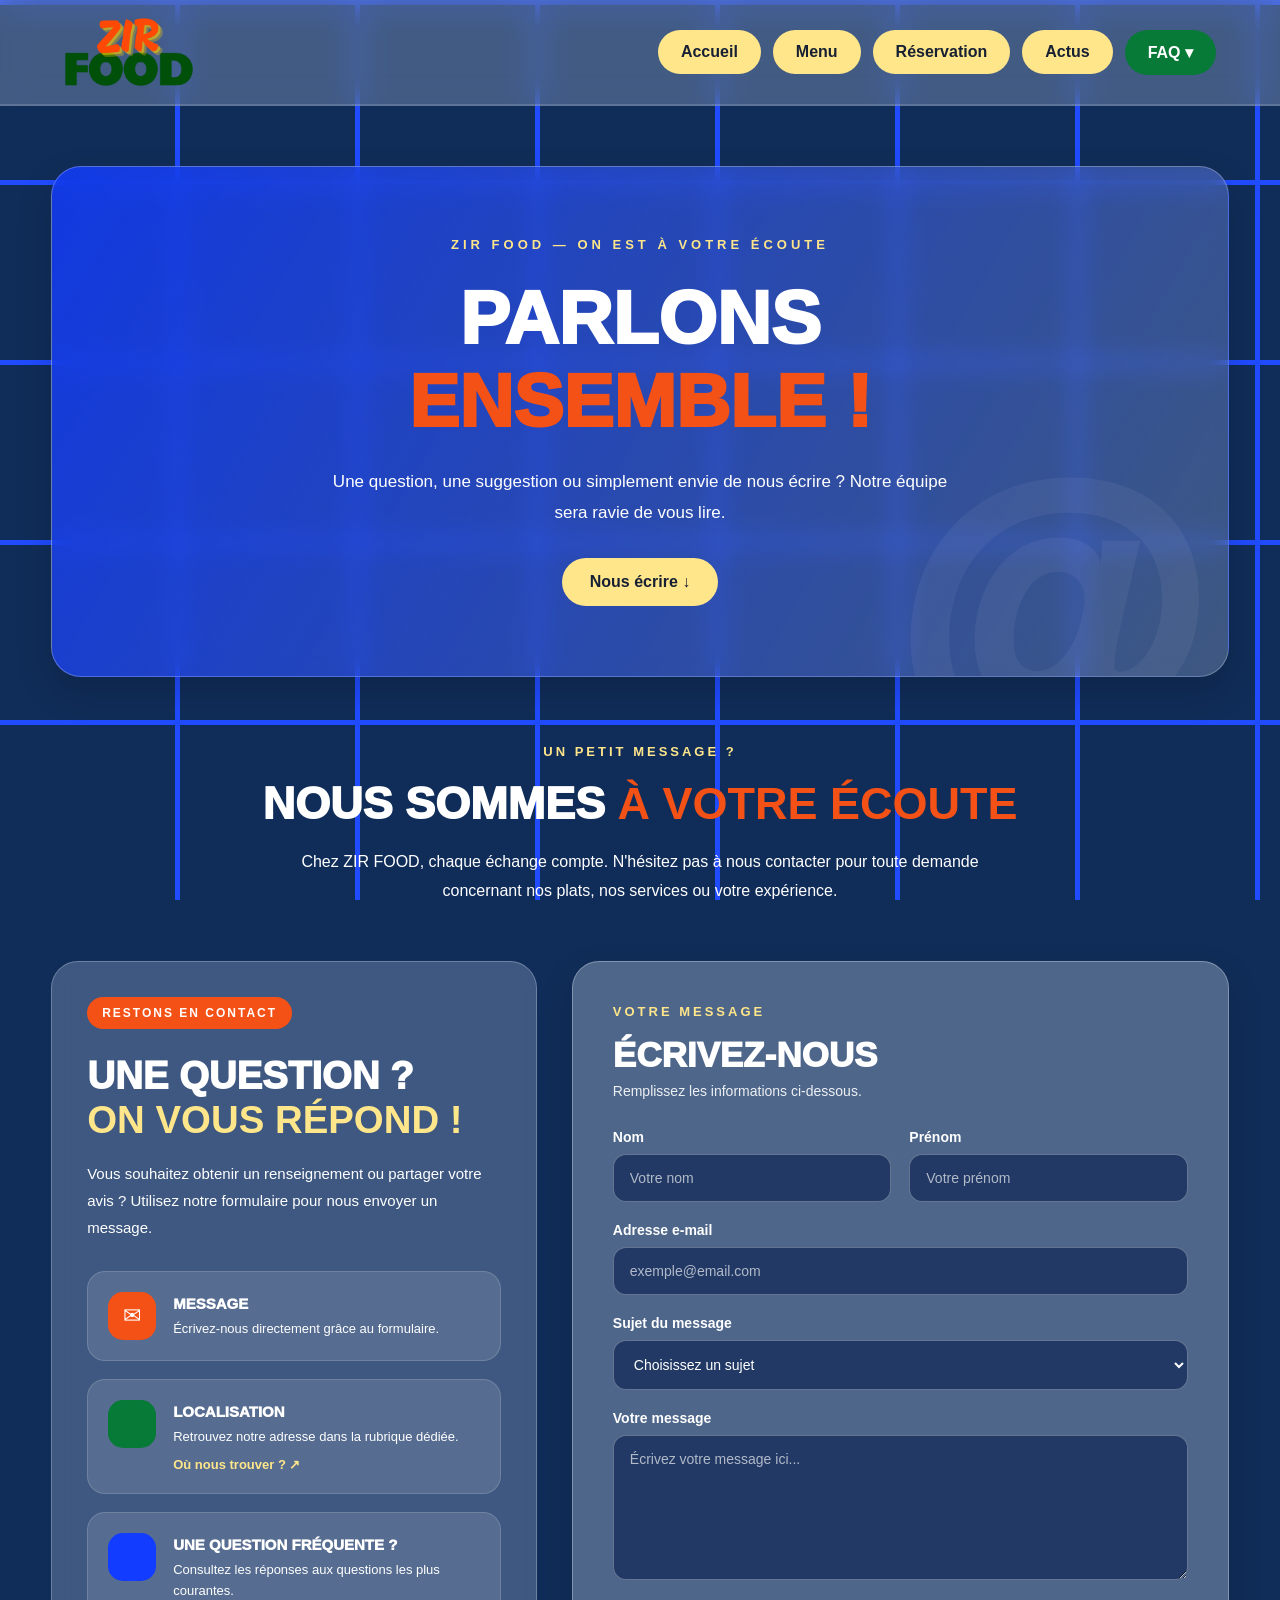
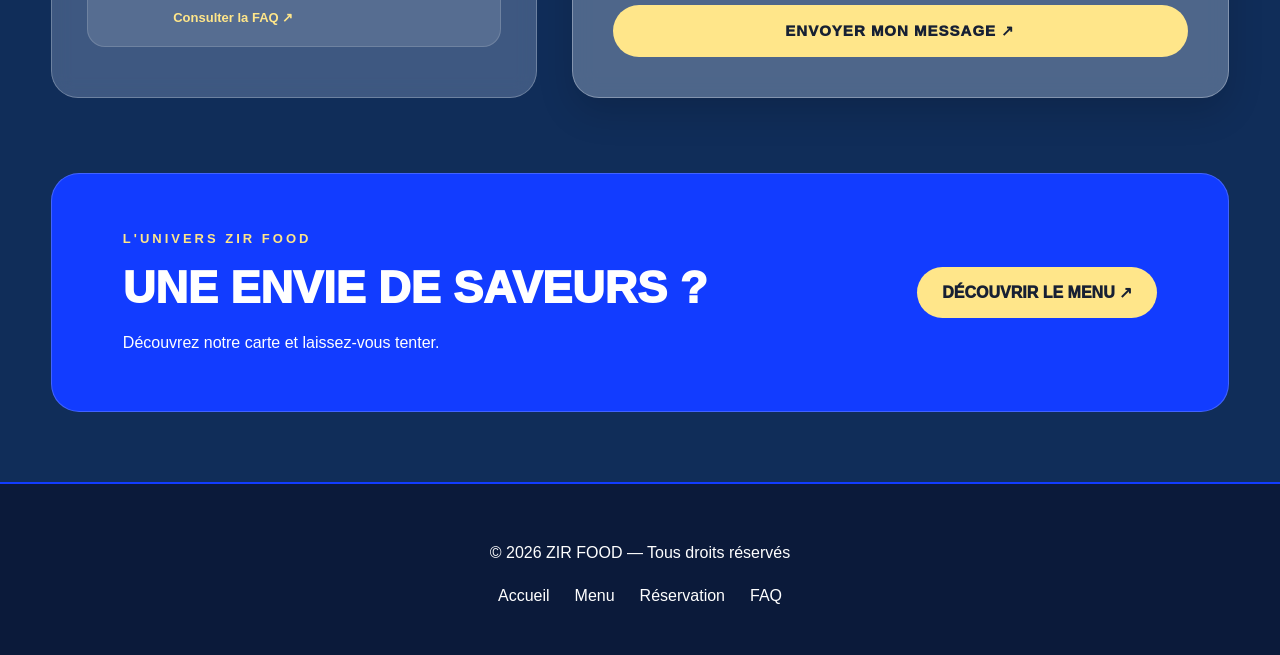
<file: pages/faq/contact.html>
<!DOCTYPE html>
<html lang="fr">
<head>
    <meta charset="UTF-8">
    <meta name="viewport" content="width=device-width, initial-scale=1.0">
    <title>Contact | ZIR FOOD</title>

    <link rel="stylesheet" href="../../css/style.css">
    <link rel="stylesheet" href="../../css/contact.css">
</head>

<body>

<header class="home-header">

    <a href="../index.html" class="home-logo">
        <img src="../../images/logo-zir-food.png" alt="Logo ZIR FOOD">
    </a>

    <nav class="home-nav">
        <a href="../index.html">Accueil</a>
        <a href="../menu.html">Menu</a>
        <a href="../reservation.html">Réservation</a>
        <a href="../actu.html">Actus</a>

        <div class="faq-dropdown">
            <a href="../faq.html" class="faq-toggle active">FAQ ▾</a>

            <div class="faq-dropdown-content">
                <a href="../faq.html">Questions fréquentes</a>
                <a href="contact.html">Contact</a>
                <a href="ou-nous-trouver.html">Où nous trouver ?</a>
                <a href="rejoindre-equipe.html">Rejoindre l'équipe</a>
            </div>
        </div>
    </nav>

</header>

<main class="contact-page">

    <!-- HERO -->
    <section class="contact-hero">

        <span class="contact-tag">ZIR FOOD — ON EST À VOTRE ÉCOUTE</span>

        <h1>PARLONS <span>ENSEMBLE !</span></h1>

        <p>
            Une question, une suggestion ou simplement envie
            de nous écrire ? Notre équipe sera ravie de vous lire.
        </p>

        <a href="#contact-form" class="contact-button">
            Nous écrire ↓
        </a>

    </section>

    <!-- INTRODUCTION -->
    <section class="contact-intro">

        <span>UN PETIT MESSAGE ?</span>

        <h2>NOUS SOMMES <strong>À VOTRE ÉCOUTE</strong></h2>

        <p>
            Chez ZIR FOOD, chaque échange compte.
            N'hésitez pas à nous contacter pour toute demande
            concernant nos plats, nos services ou votre expérience.
        </p>

    </section>

    <!-- INFORMATIONS ET FORMULAIRE -->
    <section class="contact-content">

        <div class="contact-info">

            <span class="contact-number">RESTONS EN CONTACT</span>

            <h2>UNE QUESTION ?<br><strong>ON VOUS RÉPOND !</strong></h2>

            <p>
                Vous souhaitez obtenir un renseignement
                ou partager votre avis ?
                Utilisez notre formulaire pour nous envoyer un message.
            </p>

            <div class="contact-info-card">
                <span class="contact-icon">✉</span>
                <div>
                    <h3>MESSAGE</h3>
                    <p>Écrivez-nous directement grâce au formulaire.</p>
                </div>
            </div>

            <div class="contact-info-card">
                <span class="contact-icon green-icon"></span>
                <div>
                    <h3>LOCALISATION</h3>
                    <p>Retrouvez notre adresse dans la rubrique dédiée.</p>
                    <a href="ou-nous-trouver.html">Où nous trouver ? ↗</a>
                </div>
            </div>

            <div class="contact-info-card">
                <span class="contact-icon blue-icon"></span>
                <div>
                    <h3>UNE QUESTION FRÉQUENTE ?</h3>
                    <p>Consultez les réponses aux questions les plus courantes.</p>
                    <a href="../faq.html">Consulter la FAQ ↗</a>
                </div>
            </div>

        </div>

  
        <div class="contact-form-box" id="contact-form">

            <span class="form-tag">VOTRE MESSAGE</span>

            <h2>ÉCRIVEZ-NOUS</h2>

            <p>Remplissez les informations ci-dessous.</p>

            <form class="contact-form">

                <div class="form-row">

                    <div class="form-group">
                        <label for="nom">Nom</label>
                        <input
                            type="text"
                            id="nom"
                            name="nom"
                            placeholder="Votre nom"
                            required
                        >
                    </div>

                    <div class="form-group">
                        <label for="prenom">Prénom</label>
                        <input
                            type="text"
                            id="prenom"
                            name="prenom"
                            placeholder="Votre prénom"
                            required
                        >
                    </div>

                </div>

                <div class="form-group">
                    <label for="email">Adresse e-mail</label>
                    <input
                        type="email"
                        id="email"
                        name="email"
                        placeholder="exemple@email.com"
                        required
                    >
                </div>

                <div class="form-group">
                    <label for="sujet">Sujet du message</label>
                    <select id="sujet" name="sujet" required>
                        <option value="">Choisissez un sujet</option>
                        <option value="information">Demande d'information</option>
                        <option value="menu">Question sur le menu</option>
                        <option value="reservation">Réservation</option>
                        <option value="avis">Suggestion ou avis</option>
                        <option value="autre">Autre demande</option>
                    </select>
                </div>

                <div class="form-group">
                    <label for="message">Votre message</label>
                    <textarea
                        id="message"
                        name="message"
                        rows="6"
                        placeholder="Écrivez votre message ici..."
                        required
                    ></textarea>
                </div>

                <button type="submit" class="contact-submit">
                    ENVOYER MON MESSAGE ↗
                </button>

            </form>

        </div>

    </section>

    <!-- BANDEAU FINAL -->
    <section class="contact-banner">

        <div>
            <span>L'UNIVERS ZIR FOOD</span>
            <h2>UNE ENVIE DE SAVEURS ?</h2>
            <p>Découvrez notre carte et laissez-vous tenter.</p>
        </div>

        <a href="../menu.html">DÉCOUVRIR LE MENU ↗</a>

    </section>

</main>

<footer class="home-footer">

    <p>© 2026 ZIR FOOD — Tous droits réservés</p>

    <div class="footer-links">
        <a href="../index.html">Accueil</a>
        <a href="../menu.html">Menu</a>
        <a href="../reservation.html">Réservation</a>
        <a href="../faq.html">FAQ</a>
    </div>

</footer>

</body>
</html>
</file>
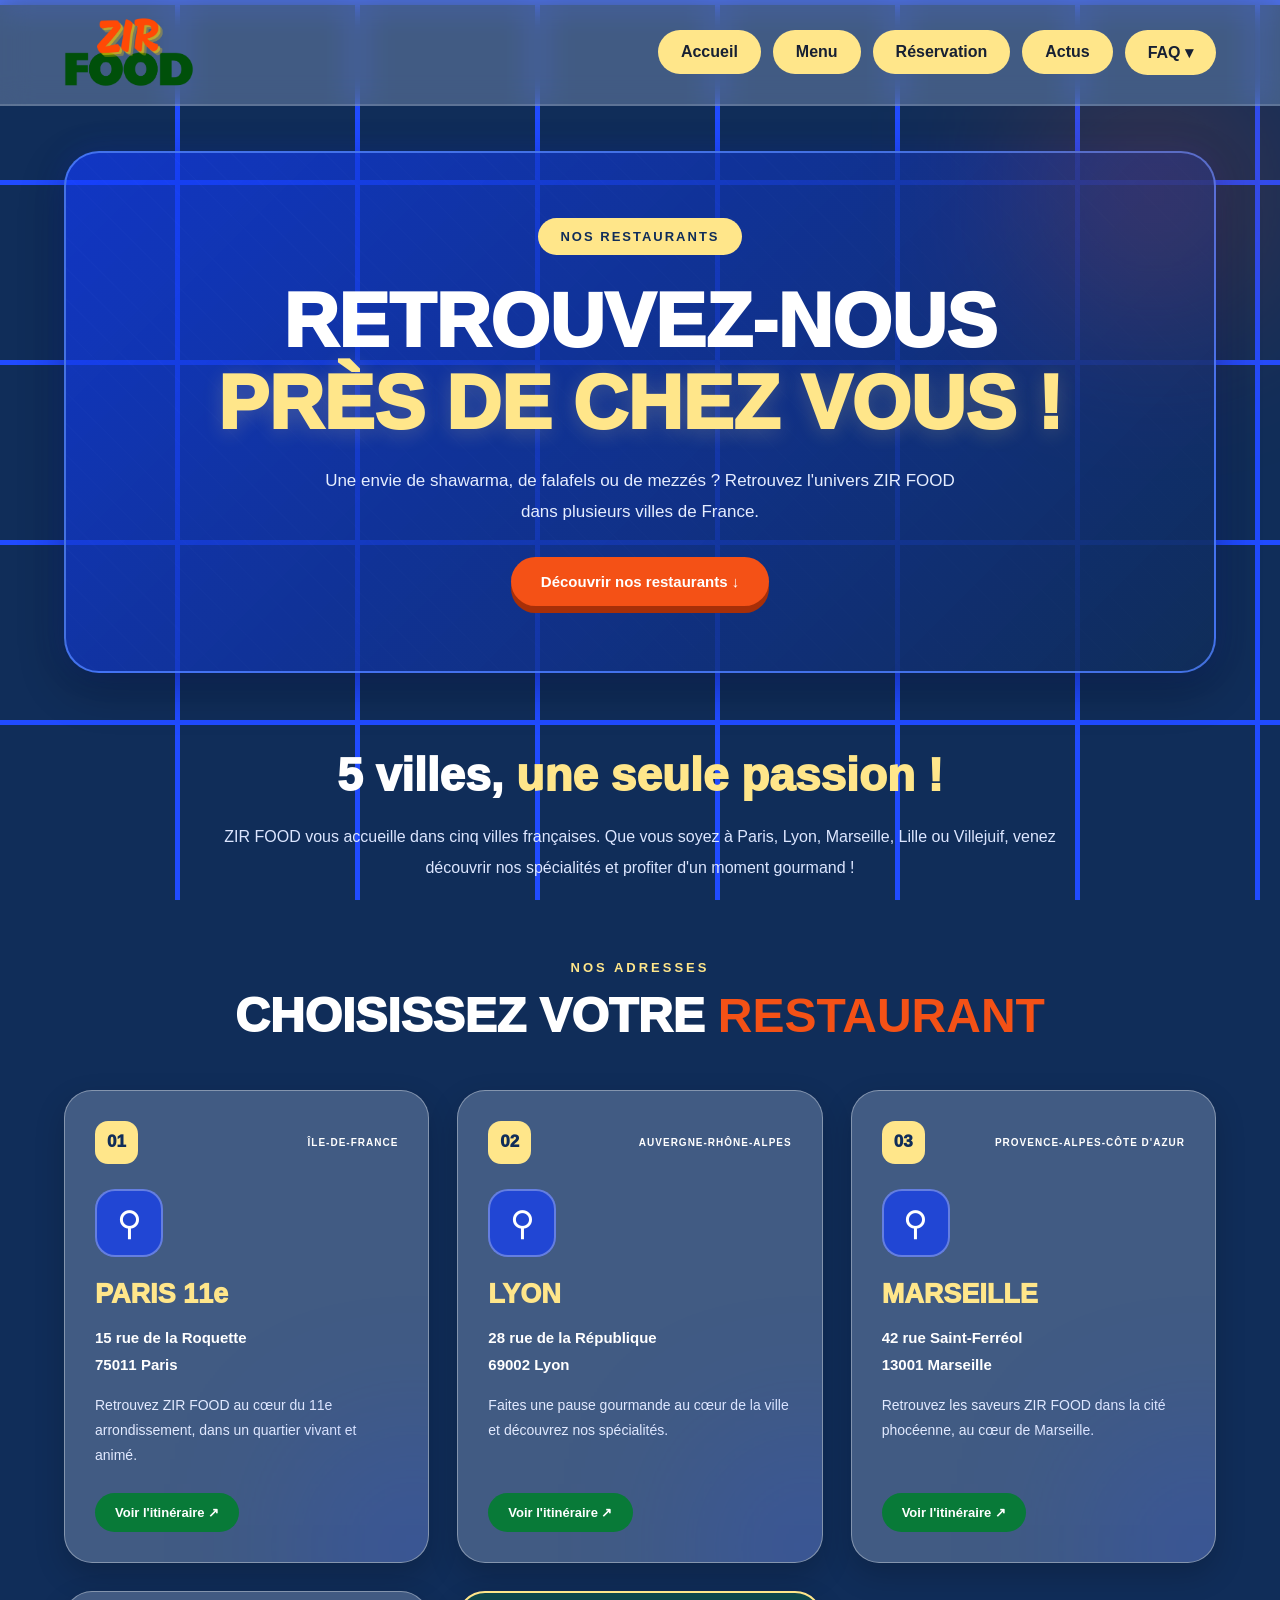
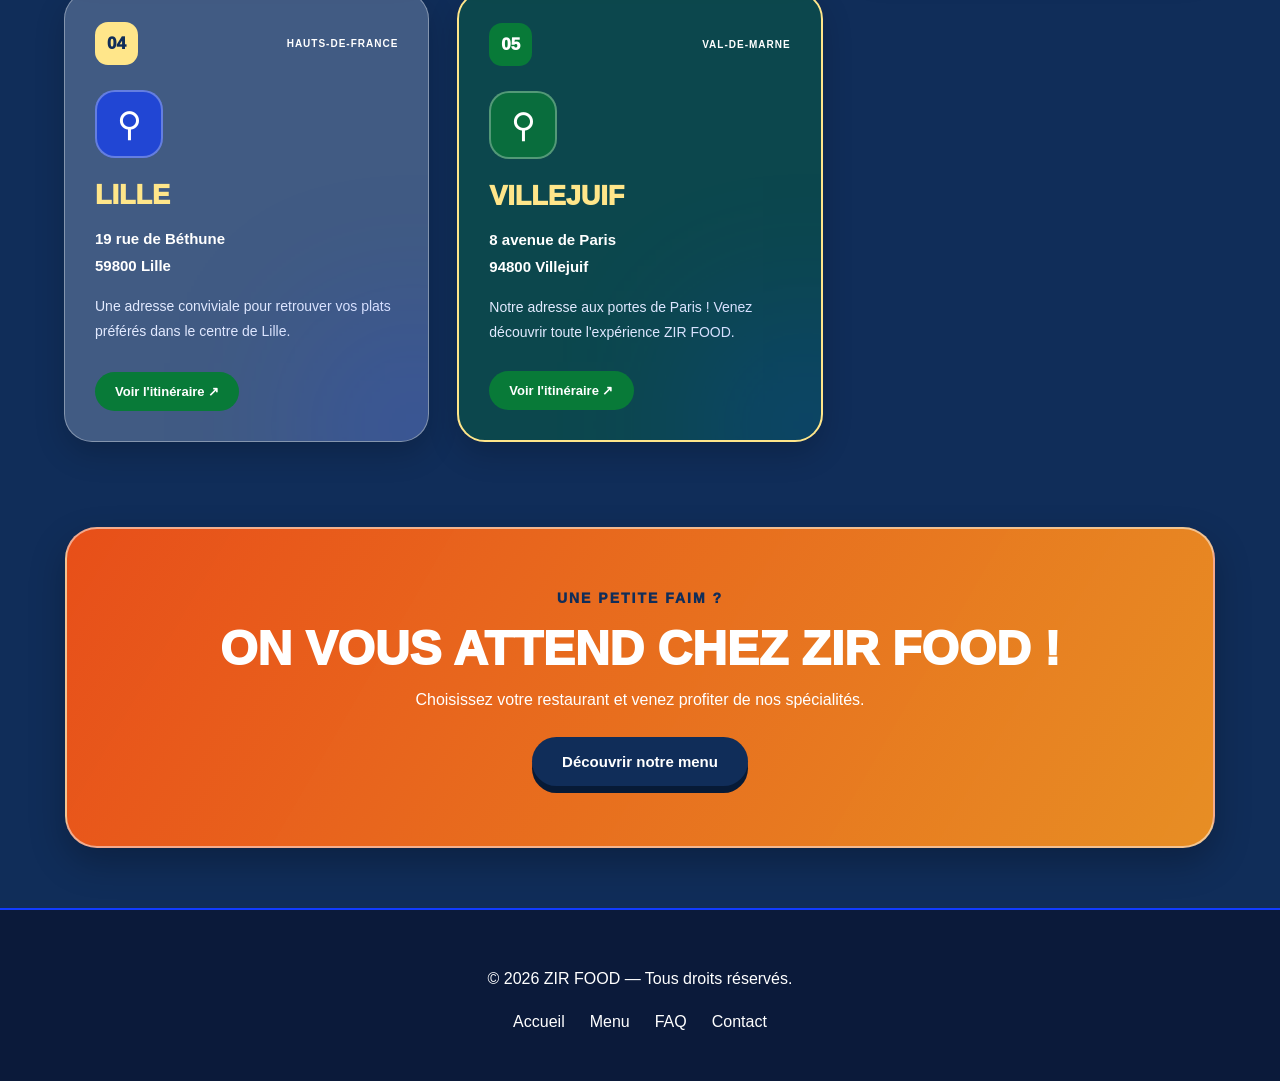
<file: pages/faq/ou-nous-trouver.html>
<!DOCTYPE html>
<html lang="fr">
<head>
    <meta charset="UTF-8">
    <meta name="viewport" content="width=device-width, initial-scale=1.0">
    <title>Où nous trouver ? | ZIR FOOD</title>

    <link rel="stylesheet" href="../../css/style.css">
    <link rel="stylesheet" href="../../css/ou-nous-trouver.css">
</head>

<body>

    
    <header class="home-header">

        <a href="../index.html" class="home-logo">
            <img src="../../images/logo-zir-food.png" alt="Logo ZIR FOOD">
        </a>

        <nav class="home-nav">
            <a href="../index.html">Accueil</a>
            <a href="../menu.html">Menu</a>
            <a href="../reservation.html">Réservation</a>
            <a href="../actu.html">Actus</a>

            <div class="faq-dropdown">
                <a href="../faq.html" class="faq-toggle">FAQ ▾</a>

                <div class="faq-dropdown-content">
                    <a href="../faq.html">Questions fréquentes</a>
                    <a href="contact.html">Contact</a>
                    <a href="ou-nous-trouver.html">Où nous trouver ?</a>
                    <a href="rejoindre-equipe.html">Rejoindre l'équipe</a>
                </div>
            </div>
        </nav>

    </header>


    
    <main class="location-page">

        <!-- BANNIÈRE -->
        <section class="location-hero">

            <span class="location-tag">NOS RESTAURANTS</span>

            <h1>
                RETROUVEZ-NOUS
                <span>PRÈS DE CHEZ VOUS !</span>
            </h1>

            <p>
                Une envie de shawarma, de falafels ou de mezzés ?
                Retrouvez l'univers ZIR FOOD dans plusieurs villes de France.
            </p>

            <a href="#restaurants" class="location-button">
                Découvrir nos restaurants ↓
            </a>

        </section>


        
        <section class="location-intro">

            <h2>5 villes, <span>une seule passion !</span></h2>

            <p>
                ZIR FOOD vous accueille dans cinq villes françaises.
                Que vous soyez à Paris, Lyon, Marseille, Lille ou Villejuif,
                venez découvrir nos spécialités et profiter d'un moment gourmand !
            </p>

        </section>


        
        <section class="location-section" id="restaurants">

            <div class="location-heading">
                <span>NOS ADRESSES</span>
                <h2>CHOISISSEZ VOTRE <strong>RESTAURANT</strong></h2>
            </div>


            <div class="location-grid">

                <!-- PARIS -->
                <article class="location-card">

                    <div class="location-card-top">
                        <span class="location-number">01</span>
                        <span class="location-city">ÎLE-DE-FRANCE</span>
                    </div>

                    <div class="location-icon">⚲</div>

                    <h3>PARIS 11e</h3>

                    <p class="location-address">
                        15 rue de la Roquette<br>
                        75011 Paris
                    </p>

                    <p class="location-description">
                        Retrouvez ZIR FOOD au cœur du 11e arrondissement,
                        dans un quartier vivant et animé.
                    </p>

                    <a href="https://www.google.com/maps/search/?api=1&query=15+rue+de+la+Roquette+75011+Paris"
                       target="_blank" rel="noopener noreferrer"
                       class="location-link">
                        Voir l'itinéraire ↗
                    </a>

                </article>


                <!-- LYON -->
                <article class="location-card">

                    <div class="location-card-top">
                        <span class="location-number">02</span>
                        <span class="location-city">AUVERGNE-RHÔNE-ALPES</span>
                    </div>

                    <div class="location-icon">⚲</div>

                    <h3>LYON</h3>

                    <p class="location-address">
                        28 rue de la République<br>
                        69002 Lyon
                    </p>

                    <p class="location-description">
                        Faites une pause gourmande au cœur de la ville
                        et découvrez nos spécialités.
                    </p>

                    <a href="https://www.google.com/maps/search/?api=1&query=28+rue+de+la+Republique+69002+Lyon"
                       target="_blank" rel="noopener noreferrer"
                       class="location-link">
                        Voir l'itinéraire ↗
                    </a>

                </article>


                <!-- MARSEILLE -->
                <article class="location-card">

                    <div class="location-card-top">
                        <span class="location-number">03</span>
                        <span class="location-city">PROVENCE-ALPES-CÔTE D'AZUR</span>
                    </div>

                    <div class="location-icon">⚲</div>

                    <h3>MARSEILLE</h3>

                    <p class="location-address">
                        42 rue Saint-Ferréol<br>
                        13001 Marseille
                    </p>

                    <p class="location-description">
                        Retrouvez les saveurs ZIR FOOD dans la cité
                        phocéenne, au cœur de Marseille.
                    </p>

                    <a href="https://www.google.com/maps/search/?api=1&query=42+rue+Saint-Ferreol+13001+Marseille"
                       target="_blank" rel="noopener noreferrer"
                       class="location-link">
                        Voir l'itinéraire ↗
                    </a>

                </article>


                <!-- LILLE -->
                <article class="location-card">

                    <div class="location-card-top">
                        <span class="location-number">04</span>
                        <span class="location-city">HAUTS-DE-FRANCE</span>
                    </div>

                    <div class="location-icon">⚲</div>

                    <h3>LILLE</h3>

                    <p class="location-address">
                        19 rue de Béthune<br>
                        59800 Lille
                    </p>

                    <p class="location-description">
                        Une adresse conviviale pour retrouver vos plats
                        préférés dans le centre de Lille.
                    </p>

                    <a href="https://www.google.com/maps/search/?api=1&query=19+rue+de+Bethune+59800+Lille"
                       target="_blank" rel="noopener noreferrer"
                       class="location-link">
                        Voir l'itinéraire ↗
                    </a>

                </article>


                <!-- VILLEJUIF -->
                <article class="location-card location-card-highlight">

                    <div class="location-card-top">
                        <span class="location-number">05</span>
                        <span class="location-city">VAL-DE-MARNE</span>
                    </div>

                    <div class="location-icon">⚲</div>

                    <h3>VILLEJUIF</h3>

                    <p class="location-address">
                        8 avenue de Paris<br>
                        94800 Villejuif
                    </p>

                    <p class="location-description">
                        Notre adresse aux portes de Paris !
                        Venez découvrir toute l'expérience ZIR FOOD.
                    </p>

                    <a href="https://www.google.com/maps/search/?api=1&query=8+avenue+de+Paris+94800+Villejuif"
                       target="_blank" rel="noopener noreferrer"
                       class="location-link">
                        Voir l'itinéraire ↗
                    </a>

                </article>

            </div>

        </section>


        
        <section class="location-banner">

            <span>UNE PETITE FAIM ?</span>

            <h2>ON VOUS ATTEND CHEZ ZIR FOOD !</h2>

            <p>
                Choisissez votre restaurant et venez profiter
                de nos spécialités.
            </p>

            <a href="../menu.html" class="location-button">
                Découvrir notre menu
            </a>

        </section>

    </main>


    
    <footer class="home-footer">

        <p>© 2026 ZIR FOOD — Tous droits réservés.</p>

        <div class="footer-links">
            <a href="../index.html">Accueil</a>
            <a href="../menu.html">Menu</a>
            <a href="../faq.html">FAQ</a>
            <a href="contact.html">Contact</a>
        </div>

    </footer>

</body>
</html>
</file>
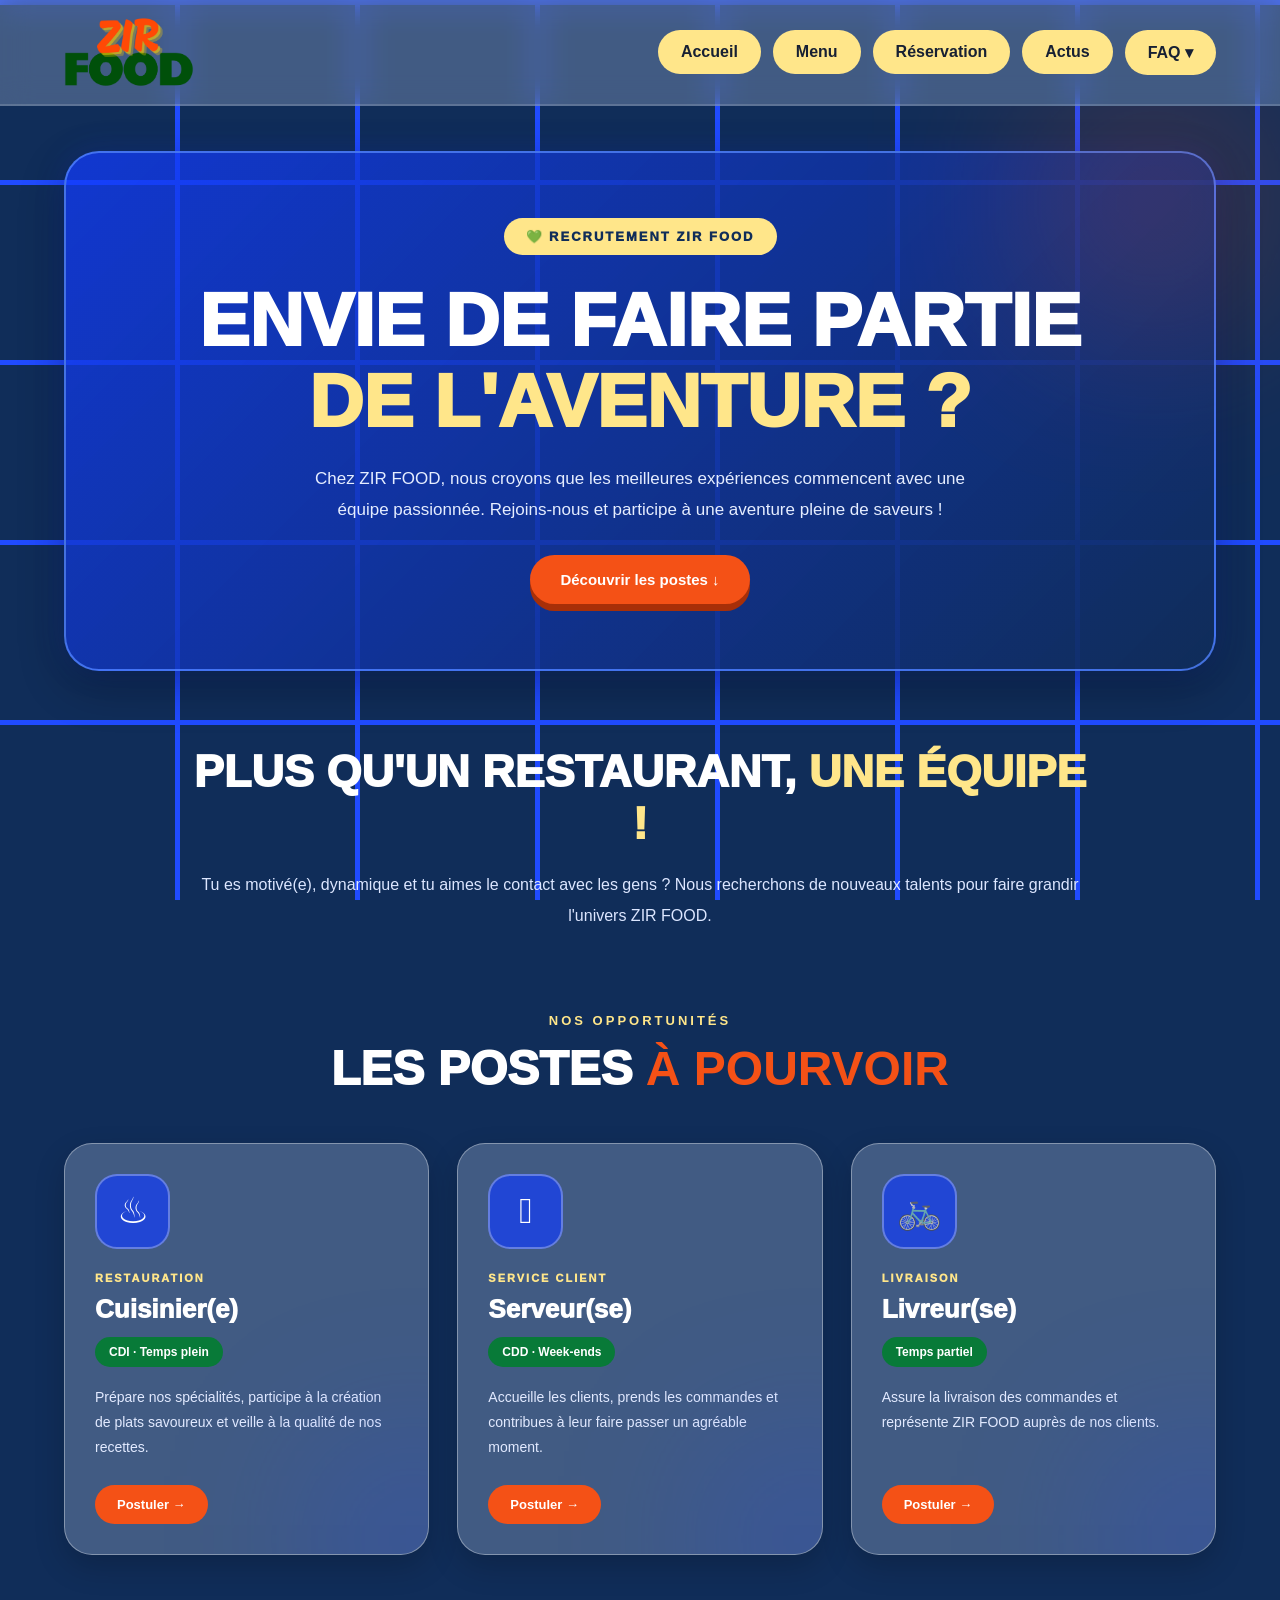
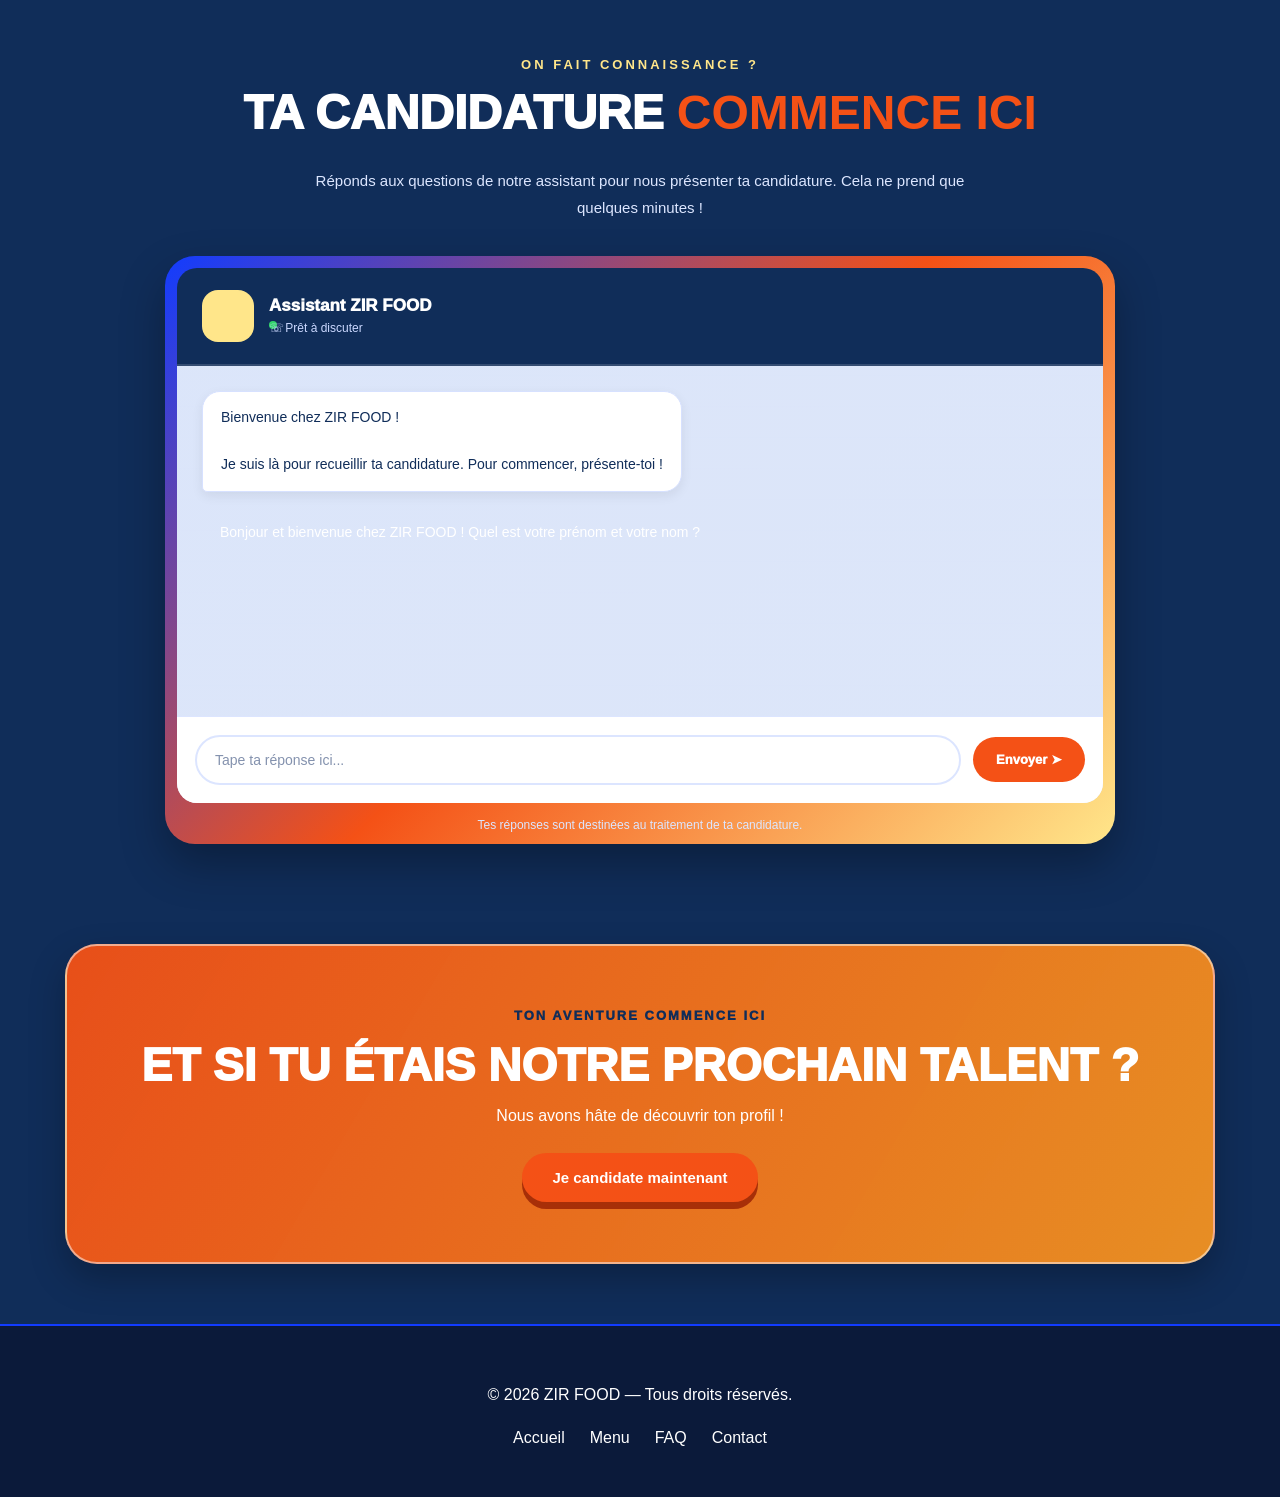
<file: pages/faq/rejoindre-equipe.html>
<!DOCTYPE html>
<html lang="fr">
<head>
    <meta charset="UTF-8">
    <meta name="viewport" content="width=device-width, initial-scale=1.0">

    <title>Rejoindre notre équipe | ZIR FOOD</title>

    <link rel="stylesheet" href="../../css/style.css">
    <link rel="stylesheet" href="../../css/rejoindre-equipe.css">
</head>

<body>

    
    <header class="home-header">

        <a href="../index.html" class="home-logo">
            <img src="../../images/logo-zir-food.png" alt="Logo ZIR FOOD">
        </a>

        <nav class="home-nav">
            <a href="../index.html">Accueil</a>
            <a href="../menu.html">Menu</a>
            <a href="../reservation.html">Réservation</a>
            <a href="../actu.html">Actus</a>

            <div class="faq-dropdown">
                <a href="../faq.html" class="faq-toggle">FAQ ▾</a>

                <div class="faq-dropdown-content">
                    <a href="../faq.html">Questions fréquentes</a>
                    <a href="contact.html">Contact</a>
                    <a href="ou-nous-trouver.html">Où nous trouver ?</a>
                    <a href="rejoindre-equipe.html">Rejoindre l'équipe</a>
                </div>
            </div>
        </nav>

    </header>


    <main class="recrutement-page">

        
        <section class="recrutement-hero">

            <span class="recrutement-tag">💚 RECRUTEMENT ZIR FOOD</span>

            <h1>
                ENVIE DE FAIRE PARTIE
                <span>DE L'AVENTURE ?</span>
            </h1>

            <p>
                Chez ZIR FOOD, nous croyons que les meilleures expériences
                commencent avec une équipe passionnée.
                Rejoins-nous et participe à une aventure pleine de saveurs !
            </p>

            <a href="#postes" class="recrutement-button">
                Découvrir les postes ↓
            </a>

        </section>


        
        <section class="recrutement-intro">

            <h2>PLUS QU'UN RESTAURANT, <span>UNE ÉQUIPE !</span></h2>

            <p>
                Tu es motivé(e), dynamique et tu aimes le contact avec les gens ?
                Nous recherchons de nouveaux talents pour faire grandir
                l'univers ZIR FOOD.
            </p>

        </section>


        
        <section class="postes-section" id="postes">

            <div class="recrutement-heading">
                <span>NOS OPPORTUNITÉS</span>
                <h2>LES POSTES <strong>À POURVOIR</strong></h2>
            </div>

            <ul class="liste-postes">

                <li class="carte-poste">
                    <div class="poste-icon">♨</div>

                    <span class="poste-type">RESTAURATION</span>

                    <h3>Cuisinier(e)</h3>

                    <p class="poste-contrat">CDI · Temps plein</p>

                    <p class="poste-description">
                        Prépare nos spécialités, participe à la création
                        de plats savoureux et veille à la qualité de nos recettes.
                    </p>

                    <a href="#postuler" class="poste-button">
                        Postuler →
                    </a>
                </li>


                <li class="carte-poste">
                    <div class="poste-icon">𖠋</div>

                    <span class="poste-type">SERVICE CLIENT</span>

                    <h3>Serveur(se)</h3>

                    <p class="poste-contrat">CDD · Week-ends</p>

                    <p class="poste-description">
                        Accueille les clients, prends les commandes et
                        contribues à leur faire passer un agréable moment.
                    </p>

                    <a href="#postuler" class="poste-button">
                        Postuler →
                    </a>
                </li>


                <li class="carte-poste">
                    <div class="poste-icon">🚲</div>

                    <span class="poste-type">LIVRAISON</span>

                    <h3>Livreur(se)</h3>

                    <p class="poste-contrat">Temps partiel</p>

                    <p class="poste-description">
                        Assure la livraison des commandes et représente
                        ZIR FOOD auprès de nos clients.
                    </p>

                    <a href="#postuler" class="poste-button">
                        Postuler →
                    </a>
                </li>

            </ul>

        </section>


        
        <section class="postuler-section" id="postuler">

            <div class="recrutement-heading">
                <span>ON FAIT CONNAISSANCE ?</span>
                <h2>TA CANDIDATURE <strong>COMMENCE ICI</strong></h2>
            </div>

            <p class="postuler-intro">
                Réponds aux questions de notre assistant pour nous présenter
                ta candidature. Cela ne prend que quelques minutes !
            </p>

            <div class="contour">

                <div class="chat-header">
                    <div class="chat-avatar"></div>

                    <div>
                        <h3>Assistant ZIR FOOD</h3>
                        <p><span class="online-dot">☏</span> Prêt à discuter</p>
                    </div>
                </div>

                <div class="chat-box">

                    <div id="messages" class="messages" aria-live="polite">

                        <div class="message bot-message">
                            Bienvenue chez ZIR FOOD ! 
                            <br><br>
                            Je suis là pour recueillir ta candidature.
                            Pour commencer, présente-toi !
                        </div>

                    </div>

                    <form id="chat-form" class="input-container">

                        <label for="user-input" class="cache">
                            Votre réponse
                        </label>

                        <input
                            id="user-input"
                            type="text"
                            placeholder="Tape ta réponse ici..."
                            autocomplete="off"
                            required
                        >

                        <button type="submit" id="send-button">
                            Envoyer ➤
                        </button>

                    </form>

                </div>

                <p class="chat-note">
                    Tes réponses sont destinées au traitement de ta candidature.
                </p>

            </div>

        </section>


        
        <section class="recrutement-banner">

            <span>TON AVENTURE COMMENCE ICI</span>

            <h2>ET SI TU ÉTAIS NOTRE PROCHAIN TALENT ?</h2>

            <p>
                Nous avons hâte de découvrir ton profil !
            </p>

            <a href="#postuler" class="recrutement-button">
                Je candidate maintenant
            </a>

        </section>

    </main>


    
    <footer class="home-footer">

        <p>© 2026 ZIR FOOD — Tous droits réservés.</p>

        <div class="footer-links">
            <a href="../index.html">Accueil</a>
            <a href="../menu.html">Menu</a>
            <a href="../faq.html">FAQ</a>
            <a href="contact.html">Contact</a>
        </div>

    </footer>


    
    <script src="../../js/calque.js"></script>
    <script src="../../js/script.js"></script>
    <script src="../../js/rejoindre-equipe.js"></script>

</body>
</html>
</file>
<file: css/style.css>
:root {
    --navy: #102d59;
    --blue: #123cff;
    --orange: #f45116;
    --green: #087a38;
    --yellow: #ffe68a;
    --white: #ffffff;
    --glass: rgba(170, 190, 220, 0.32);
}

/* RESET */

* {
    margin: 0;
    padding: 0;
    box-sizing: border-box;
}

html {
    scroll-behavior: smooth;
}

body {
    font-family: Arial, sans-serif;
    color: white;
    background-color: var(--navy);
    background-image:
        linear-gradient(90deg, transparent 97%, #204bff 97%),
        linear-gradient(0deg, transparent 97%, #204bff 97%);
    background-size: 180px 180px;
    background-attachment: fixed;
    overflow-x: hidden;
}

a {
    text-decoration: none;
}



.home-header {
    min-height: 105px;
    width: 100%;
    padding: 12px 5%;
    display: flex;
    align-items: center;
    justify-content: space-between;
    gap: 25px;
    background: var(--glass);
    backdrop-filter: blur(15px);
    border-bottom: 2px solid rgba(255,255,255,0.15);
}

.home-header .home-logo {
    display: flex;
    align-items: center;
    justify-content: flex-start;
    width: 130px;
    height: 80px;
    flex: 0 0 130px;
    overflow: hidden;
}

.home-header .home-logo img {
    display: block;
    width: 100%;
    height: 100%;
    max-width: 100%;
    max-height: 100%;
    object-fit: contain;
    object-position: left center;
}



.home-nav {
    display: flex;
    justify-content: flex-end;
    align-items: center;
    flex-wrap: wrap;
    gap: 12px;
}

.home-nav a {
    padding: 13px 23px;
    border-radius: 30px;
    background: var(--yellow);
    color: #172033;
    font-size: 16px;
    font-weight: bold;
    transition: 0.3s;
}

.home-nav a:hover {
    background: var(--orange);
    color: white;
    transform: translateY(-3px);
}

.home-nav a.active {
    background: var(--green);
    color: white;
}



.home-hero,
.home-about,
.home-specialties {
    margin: 30px 3%;
    padding: 65px 5%;
    background: var(--glass);
    backdrop-filter: blur(12px);
    border: 1px solid rgba(255,255,255,0.16);
    border-radius: 28px;
}


.home-hero {
    min-height: 570px;
    display: flex;
    justify-content: space-between;
    align-items: center;
    gap: 50px;
}

.hero-content {
    flex: 1;
    min-width: 0;
}

.hero-label,
.section-label {
    color: var(--yellow);
    font-weight: bold;
    letter-spacing: 3px;
    font-size: 13px;
}

.hero-content h1 {
    font-size: clamp(42px, 5vw, 70px);
    line-height: 1.1;
    margin: 25px 0;
    font-weight: 900;
}

.hero-content h1 span {
    color: var(--orange);
}

.hero-content p {
    max-width: 480px;
    font-size: 17px;
    line-height: 1.8;
}

.hero-buttons {
    display: flex;
    flex-wrap: wrap;
    gap: 15px;
    margin-top: 30px;
}

.hero-image {
    flex: 1;
    min-width: 0;
    max-width: 520px;
}

.hero-image img {
    width: 100%;
    height: 390px;
    object-fit: cover;
    border-radius: 25px;
    border: 4px solid rgba(255,255,255,0.3);
    box-shadow: 12px 12px 0 var(--blue);
}

.image-tag {
    display: inline-block;
    background: var(--yellow);
    color: #222;
    padding: 14px 22px;
    border-radius: 25px;
    margin-top: 15px;
    font-weight: bold;
}



.btn-orange,
.btn-green,
.btn-outline,
.btn-light {
    display: inline-block;
    padding: 15px 25px;
    border-radius: 35px;
    font-weight: bold;
    transition: 0.3s;
}

.btn-orange {
    background: var(--orange);
    color: white;
}

.btn-green {
    background: var(--green);
    color: white;
}

.btn-outline {
    border: 2px solid white;
    color: white;
}

.btn-light {
    background: var(--yellow);
    color: #222;
}

.btn-orange:hover,
.btn-green:hover,
.btn-outline:hover,
.btn-light:hover {
    transform: translateY(-4px);
    filter: brightness(1.1);
}



.home-banner {
    padding: 24px;
    background: var(--blue);
    display: flex;
    justify-content: space-around;
    flex-wrap: wrap;
    gap: 15px;
    font-weight: bold;
    letter-spacing: 2px;
}



.home-about {
    display: flex;
    align-items: center;
    gap: 55px;
}

.about-image,
.about-content {
    flex: 1;
    min-width: 0;
}

.about-image img {
    width: 100%;
    height: 380px;
    object-fit: cover;
    border-radius: 25px;
}

.about-content h2 {
    font-size: clamp(32px, 4vw, 48px);
    line-height: 1.2;
    margin: 20px 0;
}

.about-content h2 span {
    color: var(--orange);
}

.about-content p {
    font-size: 16px;
    line-height: 1.8;
    margin-bottom: 18px;
}



.section-heading {
    text-align: center;
    margin-bottom: 45px;
}

.section-heading h2 {
    font-size: 42px;
    margin: 18px 0;
}

.section-heading p {
    line-height: 1.7;
}

.specialty-grid {
    display: grid;
    grid-template-columns: repeat(3, minmax(0, 1fr));
    gap: 25px;
}

.specialty-card {
    background: rgba(200,215,235,0.35);
    border: 1px solid rgba(255,255,255,0.3);
    border-radius: 22px;
    overflow: hidden;
    transition: 0.3s;
}

.specialty-card:hover {
    transform: translateY(-7px);
    border-color: var(--yellow);
}

.specialty-card img {
    width: 100%;
    height: 240px;
    object-fit: cover;
}

.specialty-info {
    padding: 23px;
}

.specialty-info span {
    color: var(--yellow);
    font-weight: bold;
}

.specialty-info h3 {
    margin: 12px 0;
    font-size: 22px;
}

.specialty-info p {
    line-height: 1.7;
}

.specialty-action {
    text-align: center;
    margin-top: 40px;
}


.home-cta {
    margin: 30px 3%;
    padding: 80px 20px;
    text-align: center;
    background: var(--blue);
    border-radius: 28px;
}

.home-cta h2 {
    font-size: 48px;
    line-height: 1.2;
    margin: 20px 0;
}

.home-cta p {
    margin-bottom: 30px;
    font-size: 18px;
}



.home-footer {
    padding: 45px 20px 20px;
    text-align: center;
    background: rgba(10,25,55,0.9);
    border-top: 2px solid var(--blue);
}

.footer-logo {
    font-size: 32px;
    font-weight: 900;
    color: var(--green);
}

.footer-logo span {
    color: var(--orange);
}

.home-footer p {
    margin: 15px 0 25px;
}

.footer-links {
    display: flex;
    justify-content: center;
    flex-wrap: wrap;
    gap: 25px;
    margin-bottom: 30px;
}

.footer-links a {
    color: white;
}

.footer-links a:hover {
    color: var(--yellow);
}

.footer-bottom {
    padding-top: 20px;
    border-top: 1px solid rgba(255,255,255,0.2);
    font-size: 13px;
}



.site-header {
    background: var(--glass);
    backdrop-filter: blur(12px);
    padding: 25px;
}

.site-footer {
    background: rgba(10,25,55,0.9);
    color: white;
    text-align: center;
    padding: 25px;
}



@media (max-width: 900px) {

    .home-header {
        flex-direction: column;
        padding: 20px;
    }

    .home-header .home-logo {
        width: 110px;
        height: 70px;
        flex-basis: 110px;
    }

    .home-nav {
        justify-content: center;
    }

    .home-hero,
    .home-about {
        flex-direction: column;
    }

    .hero-image {
        width: 100%;
        max-width: 100%;
    }

    .specialty-grid {
        grid-template-columns: repeat(2, minmax(0, 1fr));
    }
}

@media (max-width: 600px) {

    .home-header {
        gap: 15px;
    }

    .home-nav {
        gap: 7px;
    }

    .home-nav a {
        padding: 10px 13px;
        font-size: 13px;
    }

    .home-hero,
    .home-about,
    .home-specialties {
        margin: 18px 12px;
        padding: 35px 22px;
    }

    .hero-content h1 {
        font-size: 42px;
    }

    .hero-image img {
        height: 260px;
    }

    .hero-buttons {
        flex-direction: column;
        align-items: flex-start;
    }

    .specialty-grid {
        grid-template-columns: 1fr;
    }

    .section-heading h2,
    .home-cta h2 {
        font-size: 34px;
    }

    .about-image img {
        height: 270px;
    }

    .home-cta {
        margin: 18px 12px;
        padding: 55px 20px;
    }
}



.home-header {
    min-height: 105px;
    width: 100%;
    padding: 12px 5%;
    display: flex;
    align-items: center;
    justify-content: space-between;
    gap: 25px;
    background: var(--glass);
    backdrop-filter: blur(15px);
    border-bottom: 2px solid rgba(255,255,255,0.15);
}

.home-logo {
    display: flex;
    align-items: center;
    width: 130px;
    height: 80px;
    flex: 0 0 130px;
    overflow: hidden;
}

.home-logo img {
    width: 100%;
    height: 100%;
    object-fit: contain;
}

.home-nav {
    display: flex;
    justify-content: flex-end;
    align-items: center;
    flex-wrap: wrap;
    gap: 12px;
}

.home-nav a {
    padding: 13px 23px;
    border-radius: 30px;
    background: var(--yellow);
    color: #172033;
    font-size: 16px;
    font-weight: bold;
    transition: 0.3s;
}

.home-nav a:hover {
    background: var(--orange);
    color: white;
    transform: translateY(-3px);
}

.home-nav a.active {
    background: var(--green);
    color: white;
}



.faq-dropdown {
    position: relative;
}

.faq-dropdown > a {
    display: block;
}

.faq-dropdown-content {
    display: none;
    position: absolute;
    top: 100%;
    right: 0;
    min-width: 220px;
    padding-top: 10px;
    z-index: 1000;
}

.faq-dropdown-content a {
    display: block;
    margin-bottom: 5px;
    background: var(--yellow);
    color: #172033;
    border-radius: 12px;
    padding: 12px 16px;
}

.faq-dropdown-content a:hover {
    background: var(--orange);
    color: white;
}

.faq-dropdown:hover .faq-dropdown-content,
.faq-dropdown:focus-within .faq-dropdown-content {
    display: block;
}

@media (max-width: 900px) {
    .home-header {
        flex-direction: column;
        padding: 20px;
    }

    .home-nav {
        justify-content: center;
    }
}

@media (max-width: 600px) {
    .home-nav {
        gap: 7px;
    }

    .home-nav a {
        padding: 10px 13px;
        font-size: 13px;
    }
}

/* =========================================
   TRANSITION CINÉMATIQUE ZIR FOOD
========================================= */

.zir-transition {
    position: fixed;
    inset: 0;
    z-index: 99999;
    display: flex;
    align-items: center;
    justify-content: center;
    overflow: hidden;
    background: #102d59;
    opacity: 0;
    visibility: hidden;
    pointer-events: none;
}

.zir-transition.is-active {
    visibility: visible;
    opacity: 1;
    pointer-events: all;
    animation: transition-background 1.2s ease forwards;
}

.transition-burst {
    position: absolute;
    width: 10px;
    height: 10px;
    border-radius: 50%;
    background: var(--orange);
    box-shadow:
        0 0 0 0 rgba(244,81,22,0.7),
        0 0 0 0 rgba(255,230,138,0.5);
}

.is-active .transition-burst {
    animation: burst-explosion 1.2s cubic-bezier(.16,1,.3,1) forwards;
}

.transition-content {
    position: relative;
    z-index: 3;
    text-align: center;
    opacity: 0;
    transform: scale(.3) rotate(-12deg);
}

.is-active .transition-content {
    animation: logo-entrance 1.1s .12s cubic-bezier(.16,1,.3,1) forwards;
}

.transition-content img {
    width: 190px;
    height: 130px;
    object-fit: contain;
    filter: drop-shadow(0 0 25px rgba(255,230,138,.7));
}

.transition-content p {
    margin-top: 15px;
    color: #ffe68a;
    font-size: 13px;
    font-weight: 900;
    letter-spacing: 4px;
}

.transition-content h2 {
    margin-top: 12px;
    color: white;
    font-size: clamp(45px, 9vw, 90px);
    font-weight: 1000;
    font-style: italic;
    text-shadow: 5px 5px 0 #f45116;
}

.transition-particles {
    position: absolute;
    inset: 0;
    z-index: 2;
}

.transition-particles span {
    position: absolute;
    left: 50%;
    top: 50%;
    width: 22px;
    height: 22px;
    border-radius: 5px;
    opacity: 0;
    background: #ffe68a;
}

.transition-particles span:nth-child(3n) {
    background: #f45116;
    border-radius: 50%;
}

.transition-particles span:nth-child(3n + 1) {
    background: #087a38;
}

.transition-particles span:nth-child(1) { --x: -48vw; --y: -35vh; }
.transition-particles span:nth-child(2) { --x: 40vw; --y: -42vh; }
.transition-particles span:nth-child(3) { --x: -35vw; --y: 40vh; }
.transition-particles span:nth-child(4) { --x: 48vw; --y: 30vh; }
.transition-particles span:nth-child(5) { --x: -20vw; --y: -45vh; }
.transition-particles span:nth-child(6) { --x: 22vw; --y: 45vh; }
.transition-particles span:nth-child(7) { --x: -45vw; --y: 5vh; }
.transition-particles span:nth-child(8) { --x: 45vw; --y: -5vh; }
.transition-particles span:nth-child(9) { --x: 0vw; --y: -48vh; }
.transition-particles span:nth-child(10) { --x: 5vw; --y: 48vh; }
.transition-particles span:nth-child(11) { --x: -30vw; --y: 25vh; }
.transition-particles span:nth-child(12) { --x: 30vw; --y: -25vh; }

.is-active .transition-particles span {
    animation: particle-explosion 1s cubic-bezier(.15,.8,.3,1) forwards;
}

.is-active .transition-particles span:nth-child(even) {
    animation-delay: .08s;
}

@keyframes transition-background {
    0% { background: #102d59; }
    35% { background: #123cff; }
    100% { background: #102d59; }
}

@keyframes burst-explosion {
    0% {
        transform: scale(1);
        opacity: 1;
    }
    65% {
        transform: scale(150);
        opacity: 1;
    }
    100% {
        transform: scale(180);
        opacity: 0;
    }
}

@keyframes logo-entrance {
    0% {
        opacity: 0;
        transform: scale(.3) rotate(-12deg);
    }
    45% {
        opacity: 1;
        transform: scale(1.15) rotate(3deg);
    }
    75% {
        transform: scale(1) rotate(0);
    }
    100% {
        opacity: 1;
        transform: scale(1);
    }
}

@keyframes particle-explosion {
    0% {
        opacity: 0;
        transform: translate(-50%, -50%) scale(.2) rotate(0);
    }
    20% {
        opacity: 1;
    }
    100% {
        opacity: 0;
        transform:
            translate(
                calc(-50% + var(--x)),
                calc(-50% + var(--y))
            )
            scale(1.8)
            rotate(300deg);
    }
}

@media (prefers-reduced-motion: reduce) {
    .zir-transition {
        display: none;
    }
}
</file>
<file: css/actu.css>
/* =========================================
   ZIR FOOD — ACTUS / CULTURE
   Identité visuelle assortie à ACCUEIL + MENU
========================================= */

/* BASE */

.actu-page {
    width: 100%;
    padding: 35px 4%;
    color: var(--white);
    overflow: hidden;
}

.actu-page * {
    box-sizing: border-box;
}

.actu-page h1,
.actu-page h2,
.actu-page h3,
.actu-page p {
    color: white;
}

.actu-page p {
    line-height: 1.85;
}

/* =========================================
   HERO
========================================= */

.actu-hero {
    position: relative;
    min-height: 390px;
    margin: 25px 0 65px;
    padding: 75px 8%;
    display: flex;
    flex-direction: column;
    align-items: center;
    justify-content: center;
    text-align: center;
    overflow: hidden;

    background:
        linear-gradient(120deg,
        rgba(18,60,255,0.75),
        rgba(170,190,220,0.28));

    border: 1px solid rgba(255,255,255,0.25);
    border-radius: 30px;
    backdrop-filter: blur(12px);
    box-shadow: 0 20px 50px rgba(0,0,0,0.18);
}

.actu-hero::before {
    content: "ZIR";
    position: absolute;
    right: -20px;
    bottom: -90px;
    font-size: clamp(150px, 25vw, 300px);
    font-weight: 1000;
    color: rgba(255,255,255,0.045);
    pointer-events: none;
}

.actu-tag {
    position: relative;
    z-index: 1;
    color: var(--yellow);
    font-size: 14px;
    font-weight: 900;
    letter-spacing: 5px;
}

.actu-hero h1 {
    position: relative;
    z-index: 1;
    max-width: 950px;
    margin: 25px 0;
    font-size: clamp(38px, 6vw, 76px);
    line-height: 1.08;
    font-weight: 1000;
    letter-spacing: -2px;
}

.actu-hero h1 span {
    color: var(--orange);
    display: block;
}

.actu-hero p {
    position: relative;
    z-index: 1;
    max-width: 650px;
    margin-bottom: 30px;
    font-size: 17px;
}

.actu-button {
    position: relative;
    z-index: 1;
    display: inline-block;
    padding: 16px 28px;
    border-radius: 35px;
    background: var(--yellow);
    color: #172033;
    font-weight: 900;
    text-decoration: none;
    transition: 0.3s;
}

.actu-button:hover {
    background: var(--orange);
    color: white;
    transform: translateY(-5px);
}

/* =========================================
   SECTIONS HISTORIQUES
========================================= */

.history-section {
    display: grid;
    grid-template-columns: 0.95fr 1.05fr;
    align-items: stretch;
    gap: 40px;
    margin: 65px 0;
    padding: 28px;

    background: rgba(170,190,220,0.27);
    border: 1px solid rgba(255,255,255,0.22);
    border-radius: 28px;
    backdrop-filter: blur(10px);
    box-shadow: 0 15px 35px rgba(0,0,0,0.15);
    transition: 0.3s;
}

.history-section:hover {
    border-color: var(--yellow);
    transform: translateY(-3px);
}

/* IMAGE */

.history-image {
    position: relative;
    min-height: 430px;
    overflow: hidden;
    border-radius: 22px;
    background: rgba(0,0,0,0.2);
}

.history-image img {
    display: block;
    width: 100%;
    height: 100%;
    min-height: 430px;
    object-fit: cover;
    transition: transform 0.6s;
}

.history-section:hover .history-image img {
    transform: scale(1.05);
}

.image-caption {
    position: absolute;
    left: 15px;
    right: 15px;
    bottom: 15px;
    padding: 15px;
    border-radius: 13px;
    background: rgba(10,25,55,0.82);
    color: var(--yellow);
    font-size: 12px;
    font-weight: 900;
    letter-spacing: 1.5px;
    text-align: center;
    backdrop-filter: blur(8px);
}

/* TEXTE */

.history-text {
    display: flex;
    flex-direction: column;
    justify-content: center;
    padding: 15px 12px;
}

.history-number {
    display: inline-block;
    width: fit-content;
    margin-bottom: 15px;
    padding: 9px 15px;
    border-radius: 25px;
    background: var(--orange);
    color: white;
    font-size: 12px;
    font-weight: 900;
    letter-spacing: 1.5px;
}

.history-text h2 {
    margin: 5px 0 22px;
    font-size: clamp(27px, 3vw, 39px);
    line-height: 1.15;
    font-weight: 1000;
}

.history-text h2 strong {
    color: var(--yellow);
}

.history-text p {
    margin: 0 0 15px;
    font-size: 15px;
}

/* LE SAVAIS-TU */

.history-highlight {
    margin-top: 15px;
    padding: 20px;
    border-left: 5px solid var(--yellow);
    border-radius: 0 16px 16px 0;
    background: rgba(255,230,138,0.16);
    color: white;
    line-height: 1.7;
}

.history-highlight span {
    display: block;
    margin-bottom: 8px;
    color: var(--yellow);
    font-size: 13px;
    font-weight: 1000;
    letter-spacing: 2px;
}

.green-highlight {
    border-left-color: #25c76b;
    background: rgba(8,122,56,0.25);
}

.green-highlight span {
    color: #7dffad;
}

.orange-highlight {
    border-left-color: var(--orange);
    background: rgba(244,81,22,0.2);
}

.orange-highlight span {
    color: #ff9b70;
}

/* INVERSION DE LA SECTION FALAFEL */

.history-section.reverse .history-image {
    order: 2;
}

.history-section.reverse .history-text {
    order: 1;
}

/* =========================================
   FRISE HISTORIQUE
========================================= */

.history-timeline {
    margin: 75px 0;
    padding: 60px 5%;
    border-radius: 30px;
    background: var(--blue);
    box-shadow: 0 15px 35px rgba(0,0,0,0.2);
}

.timeline-title {
    margin-bottom: 45px;
    text-align: center;
}

.timeline-title span {
    color: var(--yellow);
    font-size: 13px;
    font-weight: 900;
    letter-spacing: 4px;
}

.timeline-title h2 {
    margin: 15px 0;
    font-size: clamp(30px, 4vw, 48px);
    font-weight: 1000;
}

.timeline-title h2 strong {
    color: var(--orange);
}

.timeline {
    display: grid;
    grid-template-columns: repeat(3, minmax(0, 1fr));
    gap: 22px;
}

.timeline-item {
    position: relative;
    padding: 28px;
    border: 1px solid rgba(255,255,255,0.25);
    border-radius: 20px;
    background: rgba(255,255,255,0.13);
    transition: 0.3s;
}

.timeline-item:hover {
    background: rgba(255,255,255,0.23);
    transform: translateY(-7px);
}

.timeline-date {
    display: inline-block;
    margin-bottom: 18px;
    padding: 9px 13px;
    border-radius: 20px;
    background: var(--yellow);
    color: #172033;
    font-size: 11px;
    font-weight: 1000;
    letter-spacing: 1px;
}

.timeline-item h3 {
    margin: 0 0 13px;
    color: white;
    font-size: 21px;
    font-weight: 900;
}

.timeline-item p {
    margin: 0;
    font-size: 14px;
}

/* =========================================
   BANNIÈRE FINALE
========================================= */

.actu-banner {
    position: relative;
    display: flex;
    align-items: center;
    justify-content: space-between;
    flex-wrap: wrap;
    gap: 30px;
    margin: 75px 0 35px;
    padding: 55px 6%;
    overflow: hidden;

    background: linear-gradient(120deg, #123cff, #174bdb);
    border: 1px solid rgba(255,255,255,0.2);
    border-radius: 28px;
}

.actu-banner span {
    color: var(--yellow);
    font-size: 13px;
    font-weight: 900;
    letter-spacing: 3px;
}

.actu-banner h2 {
    max-width: 650px;
    margin: 15px 0;
    font-size: clamp(30px, 4vw, 48px);
    line-height: 1.1;
    font-weight: 1000;
}

.actu-banner p {
    margin: 0;
}

.actu-banner a {
    display: inline-block;
    flex-shrink: 0;
    padding: 17px 25px;
    border-radius: 35px;
    background: var(--yellow);
    color: #172033;
    font-weight: 1000;
    text-decoration: none;
    transition: 0.3s;
}

.actu-banner a:hover {
    background: var(--orange);
    color: white;
    transform: translateY(-5px);
}

/* =========================================
   FOOTER
========================================= */

.home-footer {
    text-align: center;
}

.home-footer .footer-logo {
    width: 90px;
    max-width: 90px;
    height: auto;
    object-fit: contain;
}

/* =========================================
   RESPONSIVE TABLETTE
========================================= */

@media (max-width: 950px) {
    .history-section {
        grid-template-columns: 1fr;
        gap: 25px;
    }

    .history-image,
    .history-image img {
        min-height: 350px;
        max-height: 430px;
    }

    .history-section.reverse .history-image,
    .history-section.reverse .history-text {
        order: initial;
    }

    .timeline {
        grid-template-columns: 1fr;
    }

    .timeline-item {
        padding: 25px;
    }
}

/* =========================================
   RESPONSIVE MOBILE
========================================= */

@media (max-width: 600px) {
    .actu-page {
        padding: 18px 12px;
    }

    .actu-hero {
        min-height: 350px;
        margin: 15px 0 40px;
        padding: 45px 20px;
    }

    .actu-hero h1 {
        font-size: 39px;
        letter-spacing: -1px;
    }

    .actu-hero p {
        font-size: 15px;
    }

    .history-section {
        margin: 40px 0;
        padding: 15px;
        gap: 20px;
        border-radius: 22px;
    }

    .history-image,
    .history-image img {
        min-height: 260px;
        max-height: 300px;
    }

    .history-text {
        padding: 8px 5px;
    }

    .history-text h2 {
        font-size: 27px;
    }

    .history-text p {
        font-size: 14px;
    }

    .history-timeline {
        margin: 45px 0;
        padding: 40px 18px;
    }

    .timeline-title h2 {
        font-size: 30px;
    }

    .actu-banner {
        margin: 45px 0 25px;
        padding: 38px 22px;
        flex-direction: column;
        align-items: flex-start;
    }

    .actu-banner h2 {
        font-size: 31px;
    }

    .actu-banner a {
        width: 100%;
        text-align: center;
    }
}
/* CORRECTION MENU DÉROULANT FAQ */

.home-header {
    position: relative;
    z-index: 1000;
}

.faq-dropdown {
    position: relative;
    z-index: 1001;
}

.faq-dropdown-content {
    position: absolute;
    z-index: 1002;
}

/* Les sections ne doivent pas passer devant le menu */
.actu-page,
.actu-hero,
.history-section,
.history-timeline,
.actu-banner {
    position: relative;
    z-index: 1;
}
</file>
<file: css/faq.css>
/* =========================================
   ZIR FOOD — FAQ
   Identité visuelle globale du site
========================================= */

/* CONTENEUR */

.faq-page {
    padding: 35px 4%;
    color: white;
    overflow: hidden;
}

.faq-page * {
    box-sizing: border-box;
}

/* =========================================
   HERO
========================================= */

.faq-hero {
    position: relative;
    min-height: 360px;
    margin: 25px 0 65px;
    padding: 70px 6%;
    display: flex;
    flex-direction: column;
    justify-content: center;
    align-items: center;
    text-align: center;
    overflow: hidden;

    background: linear-gradient(
        120deg,
        rgba(18,60,255,0.8),
        rgba(170,190,220,0.3)
    );

    border: 1px solid rgba(255,255,255,0.25);
    border-radius: 30px;
    backdrop-filter: blur(12px);
}

.faq-hero::after {
    content: "?";
    position: absolute;
    right: 4%;
    bottom: -130px;
    font-size: 350px;
    font-weight: 1000;
    color: rgba(255,255,255,0.05);
    pointer-events: none;
}

.faq-tag {
    color: var(--yellow);
    font-size: 13px;
    font-weight: 900;
    letter-spacing: 4px;
    z-index: 1;
}

.faq-hero h1 {
    position: relative;
    z-index: 1;
    max-width: 900px;
    margin: 25px 0;
    font-size: clamp(38px, 6vw, 72px);
    line-height: 1.1;
    font-weight: 1000;
    color: white;
}

.faq-hero h1 span {
    display: block;
    color: var(--orange);
}

.faq-hero p {
    position: relative;
    z-index: 1;
    max-width: 650px;
    margin-bottom: 30px;
    line-height: 1.8;
    font-size: 17px;
    color: white;
}

.faq-button {
    position: relative;
    z-index: 1;
    display: inline-block;
    padding: 15px 27px;
    border-radius: 35px;
    background: var(--yellow);
    color: #172033;
    font-weight: 900;
    text-decoration: none;
    transition: 0.3s;
}

.faq-button:hover {
    background: var(--orange);
    color: white;
    transform: translateY(-4px);
}

/* =========================================
   TITRES
========================================= */

.faq-heading {
    text-align: center;
    margin-bottom: 40px;
}

.faq-heading > span {
    color: var(--yellow);
    font-size: 13px;
    font-weight: 900;
    letter-spacing: 3px;
}

.faq-heading h2 {
    margin: 15px 0;
    font-size: clamp(30px, 4vw, 46px);
    font-weight: 1000;
    color: white;
}

.faq-heading h2 strong {
    color: var(--orange);
}

.faq-heading p {
    color: white;
    line-height: 1.7;
}

/* =========================================
   QUESTIONS FRÉQUENTES
========================================= */

.faq-section {
    margin: 65px auto;
    max-width: 1000px;
}

.faq-list {
    display: flex;
    flex-direction: column;
    gap: 15px;
}

.faq-item {
    overflow: hidden;
    border: 1px solid rgba(255,255,255,0.25);
    border-radius: 18px;
    background: rgba(170,190,220,0.3);
    backdrop-filter: blur(10px);
    transition: 0.3s;
}

.faq-item:hover {
    border-color: var(--yellow);
    background: rgba(200,215,235,0.4);
    transform: translateX(4px);
}

.faq-item summary {
    position: relative;
    padding: 23px 65px 23px 25px;
    cursor: pointer;
    list-style: none;
    color: white;
    font-size: 17px;
    font-weight: 900;
}

.faq-item summary::-webkit-details-marker {
    display: none;
}

.faq-item summary::after {
    content: "+";
    position: absolute;
    right: 24px;
    top: 50%;
    transform: translateY(-50%);
    width: 32px;
    height: 32px;
    display: flex;
    align-items: center;
    justify-content: center;
    border-radius: 50%;
    background: var(--yellow);
    color: #172033;
    font-size: 23px;
    font-weight: 900;
    transition: 0.3s;
}

.faq-item[open] summary {
    color: var(--yellow);
}

.faq-item[open] summary::after {
    content: "−";
    background: var(--orange);
    color: white;
}

.faq-item p {
    margin: 0;
    padding: 0 25px 25px;
    color: white;
    font-size: 15px;
    line-height: 1.8;
}

/* =========================================
   CARTES DES RUBRIQUES
========================================= */

.faq-categories {
    margin: 80px 0;
}

.faq-cards {
    display: grid;
    grid-template-columns: repeat(3, minmax(0, 1fr));
    gap: 25px;
}

.faq-card {
    position: relative;
    min-height: 260px;
    padding: 30px;
    display: flex;
    flex-direction: column;
    align-items: flex-start;

    background: rgba(200,215,235,0.32);
    border: 1px solid rgba(255,255,255,0.28);
    border-radius: 23px;
    transition: 0.3s;
}

.faq-card:hover {
    transform: translateY(-8px);
    border-color: var(--yellow);
    box-shadow: 0 15px 30px rgba(0,0,0,0.2);
}

.faq-card-icon {
    width: 55px;
    height: 55px;
    display: flex;
    align-items: center;
    justify-content: center;
    border-radius: 17px;
    background: var(--orange);
    font-size: 26px;
}

.faq-card:nth-child(2) .faq-card-icon {
    background: var(--green);
}

.faq-card:nth-child(3) .faq-card-icon {
    background: var(--blue);
}

.faq-card h3 {
    margin: 22px 0 10px;
    color: white;
    font-size: 20px;
    font-weight: 1000;
}

.faq-card p {
    flex-grow: 1;
    margin: 0 0 22px;
    color: white;
    line-height: 1.7;
    font-size: 14px;
}

.faq-card a {
    display: inline-block;
    padding: 11px 19px;
    border-radius: 25px;
    background: var(--yellow);
    color: #172033;
    font-weight: 900;
    text-decoration: none;
    transition: 0.3s;
}

.faq-card a:hover {
    background: var(--orange);
    color: white;
}

/* =========================================
   BANNIÈRE FINALE
========================================= */

.faq-banner {
    margin: 70px 0 35px;
    padding: 55px 6%;
    display: flex;
    align-items: center;
    justify-content: space-between;
    flex-wrap: wrap;
    gap: 25px;

    background: var(--blue);
    border-radius: 28px;
    border: 1px solid rgba(255,255,255,0.2);
}

.faq-banner span {
    color: var(--yellow);
    font-size: 13px;
    font-weight: 900;
    letter-spacing: 3px;
}

.faq-banner h2 {
    margin: 15px 0;
    color: white;
    font-size: clamp(27px, 4vw, 43px);
    font-weight: 1000;
}

.faq-banner p {
    color: white;
    line-height: 1.7;
}

.faq-banner a {
    display: inline-block;
    padding: 16px 25px;
    border-radius: 35px;
    background: var(--yellow);
    color: #172033;
    font-weight: 1000;
    text-decoration: none;
    transition: 0.3s;
}

.faq-banner a:hover {
    background: var(--orange);
    color: white;
    transform: translateY(-4px);
}

/* =========================================
   MENU DÉROULANT FAQ AU PREMIER PLAN
========================================= */

.home-header {
    position: relative;
    z-index: 1000;
}

.faq-dropdown {
    position: relative;
    z-index: 1001;
}

.faq-dropdown-content {
    position: absolute;
    z-index: 1002;
}

/* =========================================
   RESPONSIVE
========================================= */

@media (max-width: 850px) {
    .faq-cards {
        grid-template-columns: repeat(2, minmax(0, 1fr));
    }
}

@media (max-width: 600px) {
    .faq-page {
        padding: 20px 12px;
    }

    .faq-hero {
        min-height: 320px;
        margin: 15px 0 40px;
        padding: 45px 20px;
    }

    .faq-hero h1 {
        font-size: 37px;
    }

    .faq-hero p {
        font-size: 15px;
    }

    .faq-section {
        margin: 45px auto;
    }

    .faq-item summary {
        padding: 20px 55px 20px 18px;
        font-size: 15px;
    }

    .faq-item p {
        padding: 0 18px 20px;
        font-size: 14px;
    }

    .faq-categories {
        margin: 55px 0;
    }

    .faq-cards {
        grid-template-columns: 1fr;
        gap: 18px;
    }

    .faq-card {
        min-height: 220px;
    }

    .faq-banner {
        margin: 45px 0 25px;
        padding: 35px 22px;
        flex-direction: column;
        align-items: flex-start;
    }

    .faq-banner a {
        width: 100%;
        text-align: center;
    }
}
</file>
<file: css/menu.css>
/* =====================================
   ZIR FOOD - PAGE MENU
   Identité visuelle de l'accueil
===================================== */

/* CONTENEUR PRINCIPAL */

.zir-menu {
    padding: 35px 3%;
    color: var(--white);
}

/* HERO DU MENU */

.menu-hero {
    margin: 30px 0;
    padding: 65px 5%;
    min-height: 300px;
    text-align: center;
    display: flex;
    flex-direction: column;
    justify-content: center;
    align-items: center;
    background: var(--glass);
    backdrop-filter: blur(12px);
    border: 1px solid rgba(255,255,255,0.16);
    border-radius: 28px;
}

.menu-hero h1 {
    font-size: clamp(42px, 5vw, 70px);
    line-height: 1.1;
    margin: 20px 0;
    font-weight: 900;
    text-transform: uppercase;
}

.menu-hero h1 span {
    color: var(--orange);
}

.menu-hero p {
    max-width: 650px;
    font-size: 17px;
    line-height: 1.8;
}

.menu-tag,
.hero-label {
    color: var(--yellow);
    font-weight: bold;
    letter-spacing: 3px;
    font-size: 13px;
}

/* BANDEAU */

.menu-banner {
    padding: 24px;
    background: var(--blue);
    display: flex;
    justify-content: space-around;
    flex-wrap: wrap;
    gap: 15px;
    font-weight: bold;
    letter-spacing: 2px;
    text-align: center;
}

/* TITRES DE SECTION */

.menu-section {
    margin: 35px 0;
}

.section-heading {
    text-align: center;
    margin-bottom: 45px;
}

.section-heading h2 {
    font-size: clamp(30px, 4vw, 42px);
    margin: 18px 0;
    font-weight: 900;
}

.section-heading h2 span {
    color: var(--orange);
}

.section-heading p {
    line-height: 1.7;
}

/* FILTRES */

.menu-filters {
    display: flex;
    justify-content: center;
    flex-wrap: wrap;
    gap: 12px;
    margin: 35px 0;
}

.filter-btn {
    padding: 13px 23px;
    border: none;
    border-radius: 30px;
    background: var(--yellow);
    color: #172033;
    font-size: 15px;
    font-weight: bold;
    cursor: pointer;
    transition: 0.3s;
}

.filter-btn:hover {
    background: var(--orange);
    color: white;
    transform: translateY(-3px);
}

.filter-btn.active {
    background: var(--green);
    color: white;
}

/* GRILLE DES PLATS */

.menu-grid {
    display: grid;
    grid-template-columns: repeat(3, minmax(0, 1fr));
    gap: 25px;
    margin: 35px 0;
}

/* CARTES DES PRODUITS */

.food-card {
    position: relative;
    overflow: hidden;
    background: rgba(200,215,235,0.35);
    border: 1px solid rgba(255,255,255,0.3);
    border-radius: 22px;
    transition: 0.3s;
}

.food-card:hover {
    transform: translateY(-7px);
    border-color: var(--yellow);
    box-shadow: 0 10px 25px rgba(0,0,0,0.2);
}

.food-card img {
    display: block;
    width: 100%;
    height: 240px;
    object-fit: cover;
    transition: 0.4s;
}

.food-card:hover img {
    transform: scale(1.04);
}

/* INFORMATIONS DU PRODUIT */

.food-info {
    padding: 23px;
}

.food-info h2,
.food-info h3 {
    margin: 12px 0;
    font-size: 22px;
    font-weight: 900;
    color: white;
}

.food-info p {
    line-height: 1.7;
    margin-bottom: 18px;
    color: white;
}

/* PRIX */

.food-price {
    display: inline-block;
    color: var(--yellow);
    font-size: 23px;
    font-weight: 900;
    margin-top: 8px;
}

/* BADGES DES PRODUITS */

.food-label {
    position: absolute;
    top: 15px;
    left: 15px;
    z-index: 2;
    padding: 10px 16px;
    border-radius: 25px;
    background: var(--orange);
    color: white;
    font-size: 12px;
    font-weight: bold;
    text-transform: uppercase;
}

/* BOUTON AJOUTER */

.add-food {
    float: right;
    width: 43px;
    height: 43px;
    border: none;
    border-radius: 50%;
    background: var(--green);
    color: white;
    font-size: 25px;
    font-weight: bold;
    cursor: pointer;
    transition: 0.3s;
}

.add-food:hover {
    background: var(--orange);
    transform: scale(1.12);
}

.add-food.selected {
    background: var(--blue);
}

/* PRODUITS MASQUÉS PAR LES FILTRES */

.food-card.hidden {
    display: none;
}

/* COMPTEUR DE SÉLECTION */

.selection-counter {
    position: fixed;
    right: 25px;
    bottom: 25px;
    z-index: 100;
    padding: 16px 22px;
    border-radius: 25px;
    background: var(--yellow);
    color: #172033;
    font-weight: bold;
    box-shadow: 0 5px 20px rgba(0,0,0,0.25);
}

#counterNumber {
    color: var(--orange);
    font-size: 20px;
}

/* APPEL À L'ACTION */

.menu-cta {
    margin: 35px 0;
    padding: 70px 20px;
    text-align: center;
    background: var(--blue);
    border-radius: 28px;
}

.menu-cta h2 {
    font-size: clamp(32px, 4vw, 48px);
    line-height: 1.2;
    margin: 20px 0;
    font-weight: 900;
}

.menu-cta p {
    margin-bottom: 30px;
    font-size: 18px;
    line-height: 1.7;
}

.menu-cta a {
    display: inline-block;
    padding: 15px 25px;
    border-radius: 35px;
    background: var(--yellow);
    color: #172033;
    font-weight: bold;
    transition: 0.3s;
}

.menu-cta a:hover {
    background: var(--orange);
    color: white;
    transform: translateY(-4px);
}

/* RESPONSIVE */

@media (max-width: 900px) {
    .menu-grid {
        grid-template-columns: repeat(2, minmax(0, 1fr));
    }
}

@media (max-width: 600px) {
    .zir-menu {
        padding: 20px 12px;
    }

    .menu-hero {
        padding: 40px 22px;
    }

    .menu-grid {
        grid-template-columns: 1fr;
    }

    .food-card img {
        height: 230px;
    }

    .menu-filters {
        gap: 8px;
    }

    .filter-btn {
        padding: 10px 15px;
        font-size: 13px;
    }

    .selection-counter {
        right: 12px;
        bottom: 12px;
    }

    .menu-cta {
        padding: 50px 20px;
    }
}

/* =====================================
   CORRECTION COULEURS MENU
===================================== */

body {
    background-color: #102d59 !important;
    background-image:
        linear-gradient(90deg, transparent 97%, #204bff 97%),
        linear-gradient(0deg, transparent 97%, #204bff 97%) !important;
    background-size: 180px 180px !important;
    background-attachment: fixed !important;
    color: white !important;
}

/* Fond des grandes sections */
.zir-menu,
.menu-section {
    background: transparent !important;
    color: white !important;
}

/* Panneaux */
.menu-hero,
.menu-intro,
.menu-cta {
    background: rgba(170, 190, 220, 0.32) !important;
    color: white !important;
    border: 1px solid rgba(255,255,255,0.2);
    border-radius: 28px;
}

/* Cartes */
.food-card {
    background: rgba(200, 215, 235, 0.35) !important;
    color: white !important;
    border: 1px solid rgba(255,255,255,0.3);
    border-radius: 22px;
}

/* Textes */
.zir-menu h1,
.zir-menu h2,
.zir-menu h3,
.zir-menu p {
    color: white;
}

.zir-menu h1 span,
.zir-menu h2 span {
    color: #f45116 !important;
}

/* Prix */
.food-price {
    color: #ffe68a !important;
}

/* Boutons */
.filter-btn {
    background: #ffe68a !important;
    color: #172033 !important;
}

.filter-btn.active {
    background: #087a38 !important;
    color: white !important;
}

.add-food {
    background: #087a38 !important;
    color: white !important;
}

.menu-cta {
    background: #123cff !important;
}

.menu-cta a {
    background: #ffe68a !important;
    color: #172033 !important;
}

/* Bandeau */
.menu-banner {
    background: #123cff !important;
    color: white !important;
}

/* CORRECTION MENU DÉROULANT FAQ */

.home-header {
    position: relative;
    z-index: 1000;
}

.faq-dropdown {
    position: relative;
    z-index: 1001;
}

.faq-dropdown-content {
    position: absolute;
    z-index: 1002;
}
</file>
<file: css/reservation.css>
/* =====================================
   ZIR FOOD - RESERVATION
===================================== */

.reservation-page {
    padding: 35px 3%;
    color: white;
}

/* INTRODUCTION */

.reservation-hero {
    margin: 30px 0;
    padding: 65px 5%;
    text-align: center;
    background: var(--glass);
    backdrop-filter: blur(12px);
    border: 1px solid rgba(255,255,255,0.16);
    border-radius: 28px;
}

.reservation-hero h1 {
    font-size: clamp(38px, 5vw, 65px);
    margin: 20px 0;
    font-weight: 900;
}

.reservation-hero h1 span {
    color: var(--orange);
}

.reservation-hero p {
    max-width: 650px;
    margin: auto;
    font-size: 17px;
    line-height: 1.8;
}

/* CONTENEUR */

.reservation-container {
    display: grid;
    grid-template-columns: 0.8fr 1.2fr;
    gap: 35px;
    margin: 35px 0;
    align-items: start;
}

/* PARTIE INTRO */

.reservation-intro {
    padding: 35px;
    background: var(--glass);
    backdrop-filter: blur(12px);
    border: 1px solid rgba(255,255,255,0.2);
    border-radius: 28px;
}

.reservation-intro h2 {
    font-size: 32px;
    margin: 20px 0;
}

.reservation-intro p {
    line-height: 1.8;
}

.reservation-benefits {
    margin-top: 35px;
}

.benefit {
    display: flex;
    align-items: center;
    gap: 15px;
    margin: 22px 0;
}

.benefit span {
    font-size: 28px;
}

.benefit p {
    font-weight: bold;
}

/* FORMULAIRE */

.reservation-form {
    padding: 35px;
    background: rgba(200,215,235,0.35);
    backdrop-filter: blur(12px);
    border: 1px solid rgba(255,255,255,0.3);
    border-radius: 28px;
}

.reservation-form h2 {
    font-size: 25px;
    margin: 10px 0 25px;
    color: var(--yellow);
}

.form-row {
    display: grid;
    grid-template-columns: 1fr 1fr;
    gap: 18px;
}

.form-group {
    display: flex;
    flex-direction: column;
    margin-bottom: 20px;
}

.form-group label {
    margin-bottom: 9px;
    font-weight: bold;
    color: white;
}

.form-group input,
.form-group select,
.form-group textarea {
    width: 100%;
    padding: 14px 15px;
    border: 2px solid rgba(255,255,255,0.35);
    border-radius: 12px;
    background: rgba(16,45,89,0.85);
    color: white;
    font-family: Arial, sans-serif;
    font-size: 15px;
    outline: none;
    transition: 0.3s;
}

.form-group input:focus,
.form-group select:focus,
.form-group textarea:focus {
    border-color: var(--yellow);
    box-shadow: 0 0 0 3px rgba(255,230,138,0.2);
}

.form-group input::placeholder,
.form-group textarea::placeholder {
    color: rgba(255,255,255,0.65);
}

.form-group select option {
    background: var(--navy);
    color: white;
}

.form-group textarea {
    resize: vertical;
}

.form-required {
    font-size: 13px;
    margin-bottom: 18px;
}

/* BOUTON */

.reservation-submit {
    width: 100%;
    padding: 17px;
    border: none;
    border-radius: 35px;
    background: var(--orange);
    color: white;
    font-size: 16px;
    font-weight: bold;
    cursor: pointer;
    transition: 0.3s;
}

.reservation-submit:hover {
    background: var(--green);
    transform: translateY(-4px);
}

/* MESSAGE */

.reservation-message {
    margin-top: 18px;
    font-weight: bold;
    line-height: 1.6;
}

.reservation-message.success {
    color: #b9ffd0;
}

.reservation-message.error {
    color: #ffe68a;
}

/* CTA */

.reservation-cta {
    margin: 35px 0;
    padding: 65px 20px;
    text-align: center;
    background: var(--blue);
    border-radius: 28px;
}

.reservation-cta h2 {
    font-size: clamp(28px, 4vw, 45px);
    margin-bottom: 18px;
}

.reservation-cta p {
    margin-bottom: 25px;
    line-height: 1.7;
}

.reservation-cta a {
    display: inline-block;
    padding: 15px 25px;
    background: var(--yellow);
    color: #172033;
    border-radius: 35px;
    font-weight: bold;
    transition: 0.3s;
}

.reservation-cta a:hover {
    background: var(--orange);
    color: white;
    transform: translateY(-4px);
}

/* RESPONSIVE */

@media (max-width: 900px) {
    .reservation-container {
        grid-template-columns: 1fr;
    }
}

@media (max-width: 600px) {
    .reservation-page {
        padding: 20px 12px;
    }

    .reservation-hero,
    .reservation-intro,
    .reservation-form {
        padding: 28px 20px;
    }

    .form-row {
        grid-template-columns: 1fr;
        gap: 0;
    }

    .reservation-cta {
        padding: 45px 20px;
    }
}
/* CORRECTION MENU DÉROULANT FAQ */

.home-header {
    position: relative;
    z-index: 1000;
}

.faq-dropdown {
    position: relative;
    z-index: 1001;
}

.faq-dropdown-content {
    position: absolute;
    z-index: 1002;
}
</file>
<file: css/contact.css>
.contact-page {
    padding: 35px 4%;
    color: white;
    overflow: hidden;
}

.contact-page * {
    box-sizing: border-box;
}

.contact-page h1,
.contact-page h2,
.contact-page h3,
.contact-page p {
    color: white;
}



.contact-hero {
    position: relative;
    min-height: 370px;
    margin: 25px 0 65px;
    padding: 70px 6%;
    display: flex;
    flex-direction: column;
    justify-content: center;
    align-items: center;
    text-align: center;
    overflow: hidden;

    background: linear-gradient(
        120deg,
        rgba(18,60,255,0.82),
        rgba(170,190,220,0.30)
    );

    border: 1px solid rgba(255,255,255,0.25);
    border-radius: 30px;
    backdrop-filter: blur(12px);
    box-shadow: 0 15px 35px rgba(0,0,0,0.18);
}

.contact-hero::after {
    content: "@";
    position: absolute;
    right: 2%;
    bottom: -115px;
    font-size: 320px;
    font-weight: 1000;
    color: rgba(255,255,255,0.05);
    pointer-events: none;
}

.contact-tag {
    position: relative;
    z-index: 1;
    color: var(--yellow);
    font-size: 13px;
    font-weight: 900;
    letter-spacing: 4px;
}

.contact-hero h1 {
    position: relative;
    z-index: 1;
    margin: 25px 0;
    font-size: clamp(42px, 6vw, 75px);
    line-height: 1.1;
    font-weight: 1000;
}

.contact-hero h1 span {
    display: block;
    color: var(--orange);
}

.contact-hero p {
    position: relative;
    z-index: 1;
    max-width: 650px;
    margin-bottom: 30px;
    font-size: 17px;
    line-height: 1.8;
}

.contact-button {
    position: relative;
    z-index: 1;
    display: inline-block;
    padding: 15px 28px;
    border-radius: 35px;
    background: var(--yellow);
    color: #172033;
    font-weight: 900;
    text-decoration: none;
    transition: 0.3s;
}

.contact-button:hover {
    background: var(--orange);
    color: white;
    transform: translateY(-4px);
}

/* =========================================
   INTRODUCTION
========================================= */

.contact-intro {
    max-width: 800px;
    margin: 65px auto 45px;
    text-align: center;
}

.contact-intro > span {
    color: var(--yellow);
    font-size: 13px;
    font-weight: 900;
    letter-spacing: 3px;
}

.contact-intro h2 {
    margin: 18px 0;
    font-size: clamp(30px, 4vw, 45px);
    font-weight: 1000;
}

.contact-intro h2 strong {
    color: var(--orange);
}

.contact-intro p {
    max-width: 700px;
    margin: auto;
    line-height: 1.8;
    font-size: 16px;
}

/* =========================================
   DISPOSITION PRINCIPALE
========================================= */

.contact-content {
    display: grid;
    grid-template-columns: 0.85fr 1.15fr;
    gap: 35px;
    align-items: stretch;
    margin: 55px 0 75px;
}

/* =========================================
   COLONNE INFORMATIONS
========================================= */

.contact-info {
    padding: 35px;
    border-radius: 27px;
    background: rgba(170,190,220,0.30);
    border: 1px solid rgba(255,255,255,0.25);
    backdrop-filter: blur(10px);
}

.contact-number {
    display: inline-block;
    padding: 9px 15px;
    border-radius: 25px;
    background: var(--orange);
    color: white;
    font-size: 12px;
    font-weight: 900;
    letter-spacing: 2px;
}

.contact-info h2 {
    margin: 25px 0 18px;
    font-size: clamp(28px, 3vw, 39px);
    line-height: 1.15;
    font-weight: 1000;
}

.contact-info h2 strong {
    color: var(--yellow);
}

.contact-info > p {
    margin-bottom: 30px;
    line-height: 1.8;
    font-size: 15px;
}

/* CARTES INFORMATIONS */

.contact-info-card {
    display: flex;
    align-items: flex-start;
    gap: 17px;
    margin-top: 18px;
    padding: 20px;
    border-radius: 18px;
    background: rgba(255,255,255,0.13);
    border: 1px solid rgba(255,255,255,0.15);
    transition: 0.3s;
}

.contact-info-card:hover {
    transform: translateX(5px);
    border-color: var(--yellow);
    background: rgba(255,255,255,0.20);
}

.contact-icon {
    flex-shrink: 0;
    width: 48px;
    height: 48px;
    display: flex;
    align-items: center;
    justify-content: center;
    border-radius: 15px;
    background: var(--orange);
    font-size: 22px;
}

.green-icon {
    background: var(--green);
}

.blue-icon {
    background: var(--blue);
}

.contact-info-card h3 {
    margin: 3px 0 7px;
    font-size: 15px;
    font-weight: 1000;
}

.contact-info-card p {
    margin: 0;
    font-size: 13px;
    line-height: 1.6;
}

.contact-info-card a {
    display: inline-block;
    margin-top: 9px;
    color: var(--yellow);
    font-size: 13px;
    font-weight: 900;
    text-decoration: none;
}

.contact-info-card a:hover {
    color: var(--orange);
}

/* =========================================
   FORMULAIRE
========================================= */

.contact-form-box {
    padding: 40px;
    border-radius: 27px;
    background: rgba(200,215,235,0.34);
    border: 1px solid rgba(255,255,255,0.30);
    backdrop-filter: blur(12px);
    box-shadow: 0 15px 35px rgba(0,0,0,0.15);
}

.form-tag {
    color: var(--yellow);
    font-size: 13px;
    font-weight: 900;
    letter-spacing: 3px;
}

.contact-form-box h2 {
    margin: 15px 0 8px;
    font-size: 35px;
    font-weight: 1000;
}

.contact-form-box > p {
    margin-bottom: 30px;
    font-size: 14px;
    opacity: 0.9;
}

/* LIGNES DU FORMULAIRE */

.form-row {
    display: grid;
    grid-template-columns: 1fr 1fr;
    gap: 18px;
}

.form-group {
    display: flex;
    flex-direction: column;
    margin-bottom: 20px;
}

.form-group label {
    margin-bottom: 9px;
    color: white;
    font-size: 14px;
    font-weight: 900;
}

/* CHAMPS */

.form-group input,
.form-group select,
.form-group textarea {
    width: 100%;
    padding: 15px 16px;
    border: 1px solid rgba(255,255,255,0.30);
    border-radius: 13px;
    outline: none;
    background: rgba(12,35,80,0.65);
    color: white;
    font-family: inherit;
    font-size: 14px;
    transition: 0.3s;
}

.form-group input::placeholder,
.form-group textarea::placeholder {
    color: rgba(255,255,255,0.65);
}

.form-group select option {
    background: #102d59;
    color: white;
}

.form-group input:focus,
.form-group select:focus,
.form-group textarea:focus {
    border-color: var(--yellow);
    box-shadow: 0 0 0 3px rgba(255,230,138,0.17);
    background: rgba(12,35,80,0.9);
}

.form-group textarea {
    resize: vertical;
    min-height: 145px;
}

/* BOUTON ENVOYER */

.contact-submit {
    width: 100%;
    padding: 17px 20px;
    margin-top: 5px;
    border: none;
    border-radius: 30px;
    background: var(--yellow);
    color: #172033;
    font-size: 15px;
    font-weight: 1000;
    letter-spacing: 1px;
    cursor: pointer;
    transition: 0.3s;
}

.contact-submit:hover {
    background: var(--orange);
    color: white;
    transform: translateY(-4px);
    box-shadow: 0 8px 20px rgba(0,0,0,0.2);
}

/* =========================================
   BANNIÈRE FINALE
========================================= */

.contact-banner {
    display: flex;
    justify-content: space-between;
    align-items: center;
    flex-wrap: wrap;
    gap: 25px;
    margin: 70px 0 35px;
    padding: 55px 6%;
    border-radius: 28px;
    background: var(--blue);
    border: 1px solid rgba(255,255,255,0.2);
}

.contact-banner span {
    color: var(--yellow);
    font-size: 13px;
    font-weight: 900;
    letter-spacing: 3px;
}

.contact-banner h2 {
    margin: 15px 0;
    font-size: clamp(30px, 4vw, 45px);
    font-weight: 1000;
}

.contact-banner p {
    line-height: 1.7;
}

.contact-banner a {
    display: inline-block;
    padding: 16px 25px;
    border-radius: 35px;
    background: var(--yellow);
    color: #172033;
    font-weight: 1000;
    text-decoration: none;
    transition: 0.3s;
}

.contact-banner a:hover {
    background: var(--orange);
    color: white;
    transform: translateY(-4px);
}

/* =========================================
   MENU FAQ AU PREMIER PLAN
========================================= */

.home-header {
    position: relative;
    z-index: 1000;
}

.faq-dropdown {
    position: relative;
    z-index: 1001;
}

.faq-dropdown-content {
    position: absolute;
    z-index: 1002;
}

/* =========================================
   FOOTER
========================================= */

.home-footer {
    text-align: center;
}

/* =========================================
   TABLETTE
========================================= */

@media (max-width: 950px) {
    .contact-content {
        grid-template-columns: 1fr;
    }

    .contact-info {
        padding: 30px;
    }

    .contact-form-box {
        padding: 30px;
    }
}

/* =========================================
   MOBILE
========================================= */

@media (max-width: 600px) {
    .contact-page {
        padding: 20px 12px;
    }

    .contact-hero {
        min-height: 320px;
        margin: 15px 0 40px;
        padding: 45px 20px;
    }

    .contact-hero h1 {
        font-size: 40px;
    }

    .contact-hero p {
        font-size: 15px;
    }

    .contact-intro {
        margin: 45px auto 30px;
    }

    .contact-intro h2 {
        font-size: 29px;
    }

    .contact-content {
        margin: 35px 0 50px;
        gap: 20px;
    }

    .contact-info,
    .contact-form-box {
        padding: 23px 18px;
        border-radius: 21px;
    }

    .contact-info h2 {
        font-size: 29px;
    }

    .form-row {
        grid-template-columns: 1fr;
        gap: 0;
    }

    .contact-form-box h2 {
        font-size: 29px;
    }

    .contact-banner {
        margin: 45px 0 25px;
        padding: 35px 22px;
        flex-direction: column;
        align-items: flex-start;
    }

    .contact-banner a {
        width: 100%;
        text-align: center;
    }
}
</file>
<file: css/ou-nous-trouver.css>
/* ==========================================
   ZIR FOOD - OU NOUS TROUVER
   DESIGN BLEU ELECTRIQUE / ORANGE / JAUNE / VERT
========================================== */

/* PAGE GENERALE */

.location-page {
    width: 100%;
    color: #ffffff;
    overflow: hidden;
    padding-bottom: 60px;
}

.location-page * {
    box-sizing: border-box;
}

.location-page h1,
.location-page h2,
.location-page h3,
.location-page p {
    margin-top: 0;
}


/* ==========================================
   HERO / BANNIERE
========================================== */

.location-hero {
    position: relative;
    z-index: 1;
    margin: 45px auto 75px;
    width: 90%;
    max-width: 1250px;
    min-height: 390px;

    display: flex;
    flex-direction: column;
    justify-content: center;
    align-items: center;
    text-align: center;

    padding: 65px 30px;

    background:
        linear-gradient(135deg,
        rgba(18, 60, 255, 0.65),
        rgba(16, 45, 89, 0.92)),
        repeating-linear-gradient(
            45deg,
            transparent,
            transparent 20px,
            rgba(255,255,255,0.035) 21px,
            transparent 22px
        );

    border: 2px solid rgba(80, 130, 255, 0.8);
    border-radius: 35px;

    box-shadow:
        0 15px 45px rgba(0,0,0,0.3),
        0 0 30px rgba(18,60,255,0.2);
}

.location-hero::before {
    content: "";
    position: absolute;
    width: 180px;
    height: 180px;
    background: #f45116;
    filter: blur(100px);
    opacity: 0.35;
    top: -50px;
    right: -30px;
    pointer-events: none;
}

.location-tag {
    display: inline-block;
    padding: 11px 22px;
    margin-bottom: 25px;

    background: #ffe68a;
    color: #102d59;

    border-radius: 50px;
    font-size: 13px;
    font-weight: 900;
    letter-spacing: 2px;
}

.location-hero h1 {
    position: relative;
    z-index: 1;
    color: #ffffff;
    font-size: clamp(38px, 6vw, 76px);
    line-height: 1.08;
    font-weight: 1000;
    margin-bottom: 22px;
    text-transform: uppercase;
}

.location-hero h1 span {
    display: block;
    color: #ffe68a;
    text-shadow: 0 4px 20px rgba(255,230,138,0.2);
}

.location-hero p {
    max-width: 650px;
    color: #e5edff;
    font-size: 17px;
    line-height: 1.8;
    margin-bottom: 30px;
}

.location-button {
    display: inline-block;
    position: relative;
    z-index: 1;

    padding: 16px 30px;

    background: #f45116;
    color: #ffffff;

    border-radius: 50px;
    text-decoration: none;
    font-weight: 900;
    font-size: 15px;

    box-shadow: 0 7px 0 #a72f08;
    transition: 0.25s ease;
}

.location-button:hover {
    background: #ff713c;
    transform: translateY(-5px);
    box-shadow: 0 12px 0 #a72f08;
}


/* ==========================================
   INTRODUCTION
========================================== */

.location-intro {
    width: 85%;
    max-width: 900px;
    margin: 0 auto 75px;
    text-align: center;
}

.location-intro h2 {
    color: #ffffff;
    font-size: clamp(30px, 4vw, 46px);
    font-weight: 1000;
    margin-bottom: 20px;
}

.location-intro h2 span {
    color: #ffe68a;
}

.location-intro p {
    color: #dce6ff;
    font-size: 16px;
    line-height: 1.9;
}


/* ==========================================
   SECTION RESTAURANTS
========================================== */

.location-section {
    position: relative;
    z-index: 1;
    width: 90%;
    max-width: 1250px;
    margin: 0 auto 85px;
}

.location-heading {
    text-align: center;
    margin-bottom: 45px;
}

.location-heading > span {
    display: inline-block;
    color: #ffe68a;
    font-weight: 900;
    letter-spacing: 3px;
    font-size: 13px;
    margin-bottom: 12px;
}

.location-heading h2 {
    color: #ffffff;
    font-size: clamp(30px, 4vw, 48px);
    font-weight: 1000;
    line-height: 1.2;
}

.location-heading h2 strong {
    color: #f45116;
}


/* ==========================================
   GRILLE DES CARTES
========================================== */

.location-grid {
    display: grid;
    grid-template-columns: repeat(3, minmax(0, 1fr));
    gap: 28px;
}


/* ==========================================
   CARTES RESTAURANTS
========================================== */

.location-card {
    position: relative;
    overflow: hidden;

    display: flex;
    flex-direction: column;
    align-items: flex-start;

    min-height: 385px;
    padding: 30px;

    background: rgba(170, 190, 220, 0.32);
    border: 1px solid rgba(255,255,255,0.35);
    border-radius: 28px;

    box-shadow: 0 12px 30px rgba(0,0,0,0.18);

    transition:
        transform 0.3s ease,
        background 0.3s ease,
        border-color 0.3s ease;
}

.location-card::after {
    content: "";
    position: absolute;
    width: 150px;
    height: 150px;
    background: #123cff;
    filter: blur(90px);
    opacity: 0.35;
    right: -60px;
    bottom: -60px;
    pointer-events: none;
}

.location-card:hover {
    transform: translateY(-10px);
    background: rgba(190, 210, 240, 0.43);
    border-color: #ffe68a;
    box-shadow: 0 20px 40px rgba(0,0,0,0.3);
}


/* HAUT DE CARTE */

.location-card-top {
    width: 100%;
    display: flex;
    justify-content: space-between;
    align-items: center;
    gap: 10px;
    margin-bottom: 25px;
}

.location-number {
    display: flex;
    justify-content: center;
    align-items: center;

    width: 43px;
    height: 43px;

    border-radius: 13px;
    background: #ffe68a;
    color: #102d59;

    font-size: 17px;
    font-weight: 1000;
}

.location-city {
    color: #ffffff;
    font-size: 10px;
    font-weight: 900;
    letter-spacing: 1px;
    text-align: right;
}


/* ICONES */

.location-icon {
    width: 68px;
    height: 68px;

    display: flex;
    justify-content: center;
    align-items: center;

    background: rgba(18,60,255,0.65);
    border: 2px solid rgba(255,255,255,0.3);
    border-radius: 20px;

    font-size: 34px;
    margin-bottom: 22px;
}


/* TITRES ET TEXTES */

.location-card h3 {
    color: #ffe68a;
    font-size: 27px;
    font-weight: 1000;
    margin-bottom: 14px;
}

.location-address {
    color: #ffffff;
    font-weight: 900;
    font-size: 15px;
    line-height: 1.8;
    margin-bottom: 15px;
}

.location-description {
    color: #e2eaff;
    font-size: 14px;
    line-height: 1.8;
    margin-bottom: 25px;
}


/* BOUTON ITINERAIRE */

.location-link {
    position: relative;
    z-index: 2;

    display: inline-block;
    margin-top: auto;

    padding: 12px 20px;

    background: #087a38;
    color: #ffffff;

    border-radius: 30px;
    text-decoration: none;
    font-size: 13px;
    font-weight: 900;

    transition: 0.25s ease;
}

.location-link:hover {
    background: #0ba64c;
    transform: translateX(5px);
}


/* ==========================================
   CARTE VILLEJUIF MISE EN AVANT
========================================== */

.location-card-highlight {
    border: 2px solid #ffe68a;
    background: rgba(8, 122, 56, 0.35);
}

.location-card-highlight .location-number {
    background: #087a38;
    color: #ffffff;
}

.location-card-highlight .location-icon {
    background: rgba(8,122,56,0.75);
}

.location-card-highlight:hover {
    border-color: #ffffff;
}


/* ==========================================
   BANNIERE FINALE
========================================== */

.location-banner {
    position: relative;
    z-index: 1;

    width: 90%;
    max-width: 1150px;
    margin: 0 auto;

    padding: 60px 30px;

    text-align: center;

    background:
        linear-gradient(120deg,
        rgba(244,81,22,0.95),
        rgba(255,153,30,0.9));

    border: 2px solid rgba(255,255,255,0.5);
    border-radius: 32px;

    box-shadow: 0 15px 35px rgba(0,0,0,0.25);
}

.location-banner > span {
    display: inline-block;
    color: #102d59;
    font-weight: 1000;
    font-size: 14px;
    letter-spacing: 2px;
    margin-bottom: 15px;
}

.location-banner h2 {
    color: #ffffff;
    font-size: clamp(28px, 4vw, 48px);
    font-weight: 1000;
    margin-bottom: 15px;
}

.location-banner p {
    color: #ffffff;
    font-size: 16px;
    margin-bottom: 28px;
}

.location-banner .location-button {
    background: #102d59;
    color: #ffffff;
    box-shadow: 0 7px 0 #071a36;
}

.location-banner .location-button:hover {
    background: #123cff;
    box-shadow: 0 12px 0 #071a36;
}


/* ==========================================
   MENU DEROULANT FAQ
========================================== */

.home-header {
    position: relative;
    z-index: 9999;
}

.faq-dropdown {
    position: relative;
    z-index: 10000;
}

.faq-dropdown-content {
    position: absolute;
    z-index: 10001;
}


/* ==========================================
   RESPONSIVE TABLETTE
========================================== */

@media screen and (max-width: 1000px) {

    .location-grid {
        grid-template-columns: repeat(2, minmax(0, 1fr));
    }

    .location-hero {
        min-height: 350px;
    }

}


/* ==========================================
   RESPONSIVE MOBILE
========================================== */

@media screen and (max-width: 650px) {

    .location-hero {
        width: 92%;
        margin: 25px auto 55px;
        padding: 50px 20px;
        border-radius: 25px;
    }

    .location-hero h1 {
        font-size: 38px;
    }

    .location-hero p {
        font-size: 14px;
    }

    .location-intro {
        width: 90%;
        margin-bottom: 55px;
    }

    .location-section {
        width: 92%;
    }

    .location-grid {
        grid-template-columns: 1fr;
        gap: 20px;
    }

    .location-card {
        min-height: auto;
        padding: 25px;
    }

    .location-banner {
        width: 92%;
        padding: 45px 20px;
        border-radius: 25px;
    }

    .location-banner h2 {
        font-size: 29px;
    }

}
</file>
<file: css/rejoindre-equipe.css>
.recrutement-page {
    width: 100%;
    color: #ffffff;
    overflow: hidden;
    padding-bottom: 60px;
}

.recrutement-page * {
    box-sizing: border-box;
}




.recrutement-hero {
    position: relative;
    z-index: 1;

    width: 90%;
    max-width: 1250px;
    min-height: 410px;

    margin: 45px auto 75px;
    padding: 65px 30px;

    display: flex;
    flex-direction: column;
    justify-content: center;
    align-items: center;

    text-align: center;

    background:
        linear-gradient(135deg,
        rgba(18, 60, 255, 0.72),
        rgba(16, 45, 89, 0.95));

    border: 2px solid rgba(80, 130, 255, 0.8);
    border-radius: 35px;

    box-shadow:
        0 15px 45px rgba(0,0,0,0.3),
        0 0 30px rgba(18,60,255,0.2);
}

.recrutement-hero::before {
    content: "";
    position: absolute;
    width: 200px;
    height: 200px;

    background: #f45116;
    filter: blur(100px);
    opacity: 0.3;

    top: -50px;
    right: -40px;
    pointer-events: none;
}

.recrutement-tag {
    display: inline-block;

    padding: 11px 22px;
    margin-bottom: 25px;

    background: #ffe68a;
    color: #102d59;

    border-radius: 50px;

    font-size: 13px;
    font-weight: 1000;
    letter-spacing: 2px;
}

.recrutement-hero h1 {
    position: relative;
    z-index: 1;

    color: #ffffff;
    font-size: clamp(38px, 6vw, 75px);
    line-height: 1.08;
    font-weight: 1000;

    margin-bottom: 22px;
}

.recrutement-hero h1 span {
    display: block;
    color: #ffe68a;
}

.recrutement-hero p {
    max-width: 700px;

    color: #e5edff;
    font-size: 17px;
    line-height: 1.8;

    margin-bottom: 30px;
}




.recrutement-button {
    display: inline-block;
    position: relative;
    z-index: 1;

    padding: 16px 30px;

    background: #f45116;
    color: #ffffff;

    border-radius: 50px;
    text-decoration: none;

    font-size: 15px;
    font-weight: 900;

    box-shadow: 0 7px 0 #a72f08;

    transition: 0.25s ease;
}

.recrutement-button:hover {
    background: #ff713c;
    transform: translateY(-5px);
    box-shadow: 0 12px 0 #a72f08;
}



.recrutement-intro {
    width: 85%;
    max-width: 900px;

    margin: 0 auto 80px;
    text-align: center;
}

.recrutement-intro h2 {
    color: #ffffff;
    font-size: clamp(28px, 4vw, 45px);
    font-weight: 1000;
    margin-bottom: 20px;
}

.recrutement-intro h2 span {
    color: #ffe68a;
}

.recrutement-intro p {
    color: #dce6ff;
    font-size: 16px;
    line-height: 1.9;
}




.recrutement-heading {
    text-align: center;
    margin-bottom: 45px;
}

.recrutement-heading > span {
    display: inline-block;

    color: #ffe68a;
    font-weight: 900;
    letter-spacing: 3px;
    font-size: 13px;

    margin-bottom: 12px;
}

.recrutement-heading h2 {
    color: #ffffff;
    font-size: clamp(30px, 4vw, 48px);
    font-weight: 1000;
    line-height: 1.2;
}

.recrutement-heading h2 strong {
    color: #f45116;
}



.postes-section {
    position: relative;
    z-index: 1;

    width: 90%;
    max-width: 1250px;

    margin: 0 auto 100px;
}

.liste-postes {
    list-style: none;
    padding: 0;
    margin: 0;

    display: grid;
    grid-template-columns: repeat(3, minmax(0, 1fr));
    gap: 28px;
}



.carte-poste {
    position: relative;
    overflow: hidden;

    display: flex;
    flex-direction: column;
    align-items: flex-start;

    min-height: 390px;
    padding: 30px;

    background: rgba(170, 190, 220, 0.32);

    border: 1px solid rgba(255,255,255,0.35);
    border-radius: 28px;

    box-shadow: 0 12px 30px rgba(0,0,0,0.18);

    transition: 0.3s ease;
}

.carte-poste::after {
    content: "";
    position: absolute;

    width: 150px;
    height: 150px;

    background: #123cff;
    filter: blur(90px);
    opacity: 0.35;

    right: -60px;
    bottom: -60px;
    pointer-events: none;
}

.carte-poste:hover {
    transform: translateY(-10px);

    background: rgba(190, 210, 240, 0.43);
    border-color: #ffe68a;

    box-shadow: 0 20px 40px rgba(0,0,0,0.3);
}




.poste-icon {
    width: 75px;
    height: 75px;

    display: flex;
    justify-content: center;
    align-items: center;

    background: rgba(18,60,255,0.65);
    border: 2px solid rgba(255,255,255,0.3);
    border-radius: 22px;

    font-size: 36px;

    margin-bottom: 23px;
}




.poste-type {
    color: #ffe68a;

    font-size: 11px;
    font-weight: 1000;
    letter-spacing: 2px;

    margin-bottom: 10px;
}

.carte-poste h3 {
    color: #ffffff;
    font-size: 26px;
    font-weight: 1000;

    margin-bottom: 12px;
}

.poste-contrat {
    display: inline-block;

    padding: 8px 14px;

    background: #087a38;
    color: #ffffff;

    border-radius: 30px;

    font-size: 12px;
    font-weight: 900;

    margin-bottom: 18px;
}

.poste-description {
    color: #e2eaff;
    font-size: 14px;
    line-height: 1.8;

    margin-bottom: 25px;
}




.poste-button {
    position: relative;
    z-index: 2;

    display: inline-block;
    margin-top: auto;

    padding: 12px 22px;

    background: #f45116;
    color: #ffffff;

    border-radius: 30px;
    text-decoration: none;

    font-size: 13px;
    font-weight: 900;

    transition: 0.25s ease;
}

.poste-button:hover {
    background: #ff713c;
    transform: translateX(5px);
}




.postuler-section {
    position: relative;
    z-index: 1;

    width: 90%;
    max-width: 950px;

    margin: 0 auto 100px;
}

.postuler-intro {
    max-width: 700px;

    margin: -20px auto 35px;

    text-align: center;
    color: #dce6ff;

    font-size: 15px;
    line-height: 1.8;
}




.contour {
    padding: 12px;

    background: linear-gradient(135deg, #123cff, #f45116, #ffe68a);
    border-radius: 30px;

    box-shadow: 0 20px 45px rgba(0,0,0,0.3);
}




.chat-header {
    display: flex;
    align-items: center;
    gap: 15px;

    padding: 22px 25px;

    background: #102d59;
    border-radius: 20px 20px 0 0;

    border-bottom: 2px solid rgba(255,255,255,0.15);
}

.chat-avatar {
    width: 52px;
    height: 52px;

    display: flex;
    justify-content: center;
    align-items: center;

    background: #ffe68a;
    border-radius: 16px;

    font-size: 26px;
}

.chat-header h3 {
    color: #ffffff;
    font-size: 17px;
    font-weight: 1000;

    margin: 0 0 5px;
}

.chat-header p {
    color: #cbd8ff;
    font-size: 12px;
    margin: 0;
}

.online-dot {
    display: inline-block;

    width: 8px;
    height: 8px;

    background: #32d66b;
    border-radius: 50%;

    margin-right: 5px;
}




.chat-box {
    overflow: hidden;

    background: rgba(220, 230, 250, 0.95);

    border-radius: 0 0 20px 20px;
}

.messages {
    height: 350px;
    overflow-y: auto;

    display: flex;
    flex-direction: column;
    gap: 15px;

    padding: 25px;

    background:
        linear-gradient(rgba(220,230,250,0.93), rgba(220,230,250,0.93)),
        repeating-linear-gradient(
            0deg,
            transparent,
            transparent 30px,
            rgba(18,60,255,0.08) 31px
        );
}




.message {
    max-width: 80%;

    padding: 14px 18px;

    border-radius: 18px;

    font-size: 14px;
    line-height: 1.7;

    overflow-wrap: anywhere;
}

.bot-message {
    align-self: flex-start;

    background: #ffffff;
    color: #102d59;

    border: 1px solid #d7e1ff;
    border-bottom-left-radius: 5px;

    box-shadow: 0 4px 12px rgba(0,0,0,0.07);
}

.user-message {
    align-self: flex-end;

    background: #123cff;
    color: #ffffff;

    border-bottom-right-radius: 5px;

    box-shadow: 0 4px 12px rgba(18,60,255,0.2);
}



.input-container {
    display: flex;
    align-items: center;
    gap: 12px;

    padding: 18px;

    background: #ffffff;
    border-top: 1px solid #dce5ff;
}

.input-container input {
    flex: 1;
    min-width: 0;

    padding: 15px 18px;

    border: 2px solid #dce5ff;
    border-radius: 30px;

    outline: none;

    color: #102d59;
    font-size: 14px;

    transition: 0.25s ease;
}

.input-container input:focus {
    border-color: #123cff;
    box-shadow: 0 0 0 4px rgba(18,60,255,0.1);
}

.input-container input::placeholder {
    color: #8492ae;
}

.input-container button {
    padding: 15px 23px;

    background: #f45116;
    color: #ffffff;

    border: none;
    border-radius: 30px;

    font-size: 13px;
    font-weight: 1000;

    cursor: pointer;

    transition: 0.25s ease;
}

.input-container button:hover {
    background: #ff713c;
    transform: translateY(-3px);
}



.messages::-webkit-scrollbar {
    width: 7px;
}

.messages::-webkit-scrollbar-track {
    background: #e5ebf8;
    border-radius: 10px;
}

.messages::-webkit-scrollbar-thumb {
    background: #123cff;
    border-radius: 10px;
}




.chat-note {
    color: #dce6ff;
    font-size: 12px;
    text-align: center;
    margin: 15px 0 0;
}




.cache {
    position: absolute;

    width: 1px;
    height: 1px;

    padding: 0;
    margin: -1px;

    overflow: hidden;
    clip: rect(0, 0, 0, 0);

    white-space: nowrap;
    border: 0;
}



.recrutement-banner {
    position: relative;
    z-index: 1;

    width: 90%;
    max-width: 1150px;

    margin: 0 auto;

    padding: 60px 30px;

    text-align: center;

    background: linear-gradient(
        120deg,
        rgba(244,81,22,0.95),
        rgba(255,153,30,0.9)
    );

    border: 2px solid rgba(255,255,255,0.5);
    border-radius: 32px;

    box-shadow: 0 15px 35px rgba(0,0,0,0.25);
}

.recrutement-banner > span {
    display: inline-block;

    color: #102d59;

    font-size: 13px;
    font-weight: 1000;
    letter-spacing: 2px;

    margin-bottom: 15px;
}

.recrutement-banner h2 {
    color: #ffffff;

    font-size: clamp(27px, 4vw, 46px);
    font-weight: 1000;

    margin-bottom: 15px;
}

.recrutement-banner p {
    color: #ffffff;
    font-size: 16px;

    margin-bottom: 28px;
}




.home-header {
    position: relative;
    z-index: 9999;
}

.faq-dropdown {
    position: relative;
    z-index: 10000;
}

.faq-dropdown-content {
    position: absolute;
    z-index: 10001;
}


@media screen and (max-width: 1000px) {

    .liste-postes {
        grid-template-columns: repeat(2, minmax(0, 1fr));
    }

    .carte-poste:last-child {
        grid-column: 1 / -1;
    }

}


@media screen and (max-width: 650px) {

    .recrutement-hero {
        width: 92%;
        min-height: 350px;

        margin: 25px auto 55px;
        padding: 45px 20px;

        border-radius: 25px;
    }

    .recrutement-hero h1 {
        font-size: 36px;
    }

    .recrutement-hero p {
        font-size: 14px;
    }

    .recrutement-intro {
        width: 90%;
        margin-bottom: 55px;
    }

    .postes-section,
    .postuler-section {
        width: 92%;
    }

    .liste-postes {
        grid-template-columns: 1fr;
        gap: 20px;
    }

    .carte-poste,
    .carte-poste:last-child {
        grid-column: auto;
        min-height: auto;
        padding: 25px;
    }

    .contour {
        padding: 7px;
        border-radius: 23px;
    }

    .chat-header {
        padding: 17px;
    }

    .messages {
        height: 320px;
        padding: 16px;
    }

    .message {
        max-width: 90%;
        font-size: 13px;
    }

    .input-container {
        gap: 8px;
        padding: 12px;
    }

    .input-container input {
        padding: 13px;
        font-size: 12px;
    }

    .input-container button {
        padding: 13px 15px;
        font-size: 12px;
    }

    .recrutement-banner {
        width: 92%;
        padding: 45px 20px;
        border-radius: 25px;
    }

    .recrutement-banner h2 {
        font-size: 28px;
    }

}
</file>
